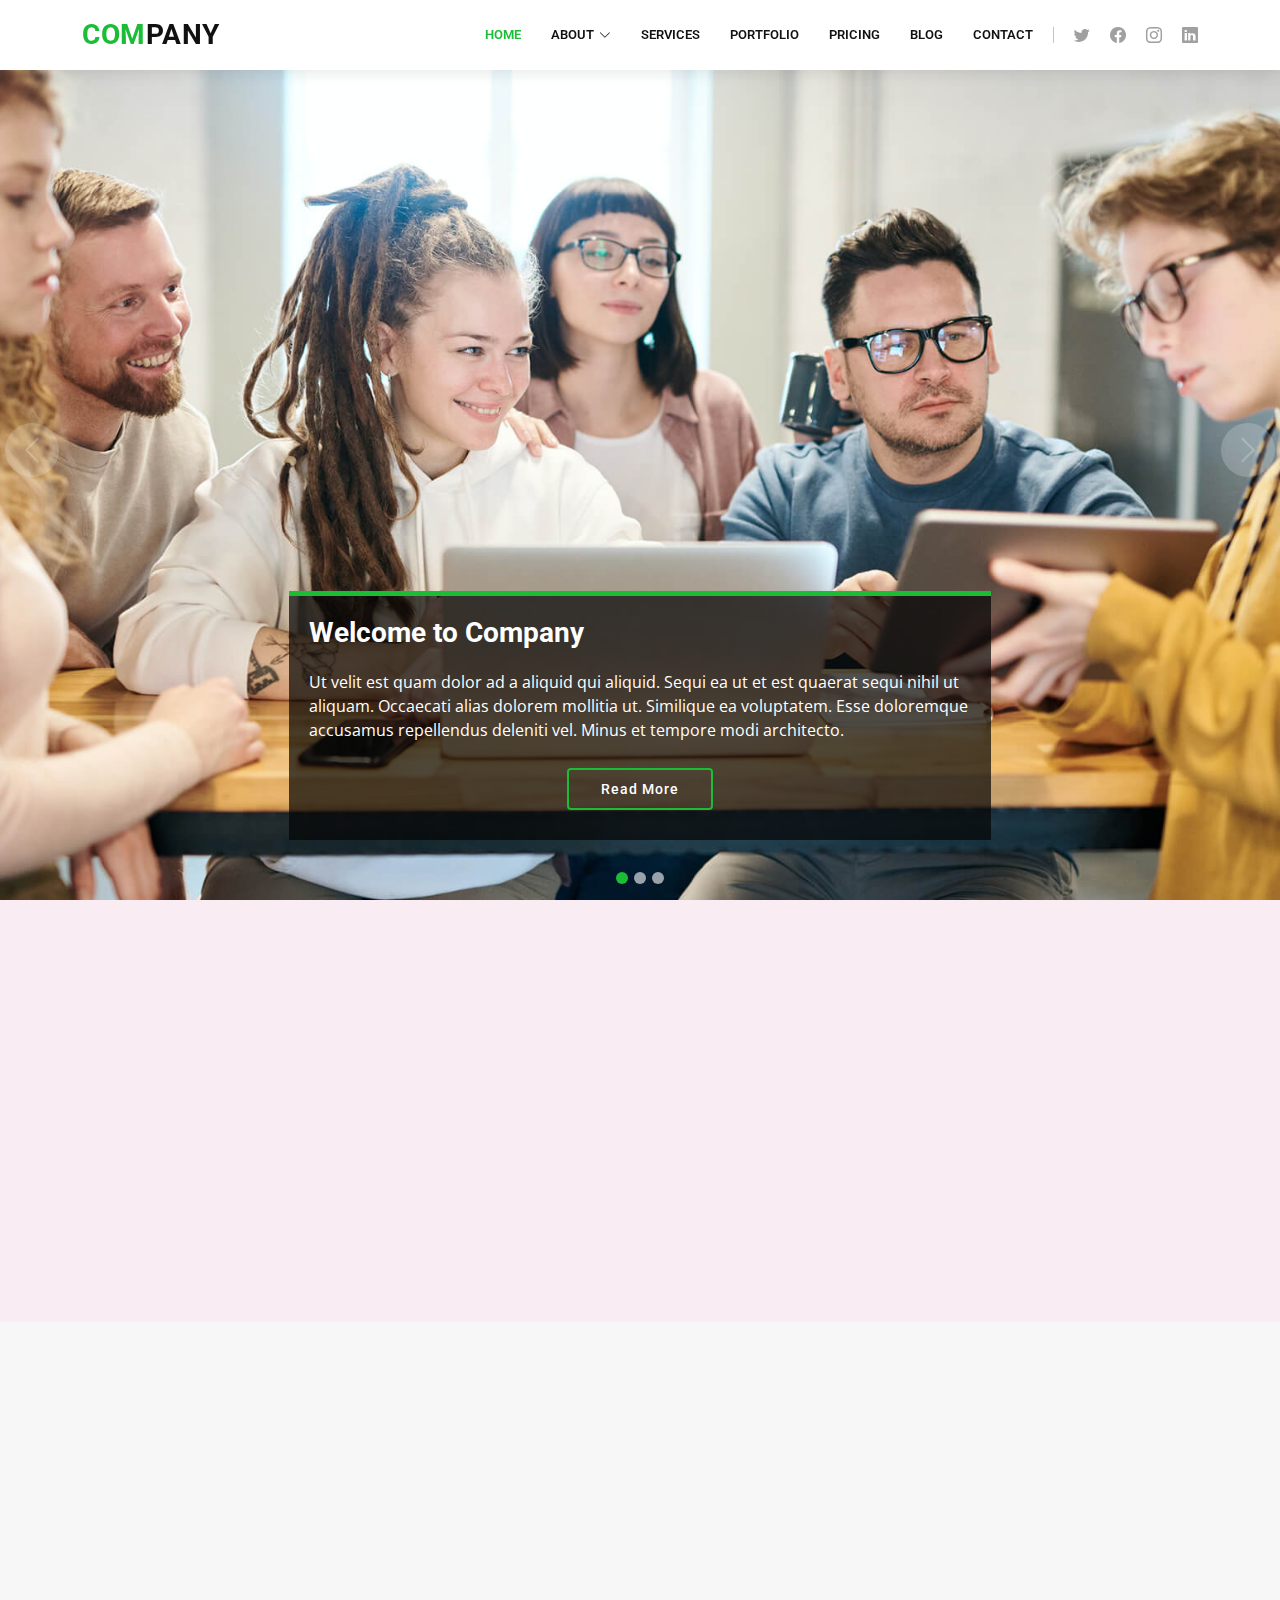
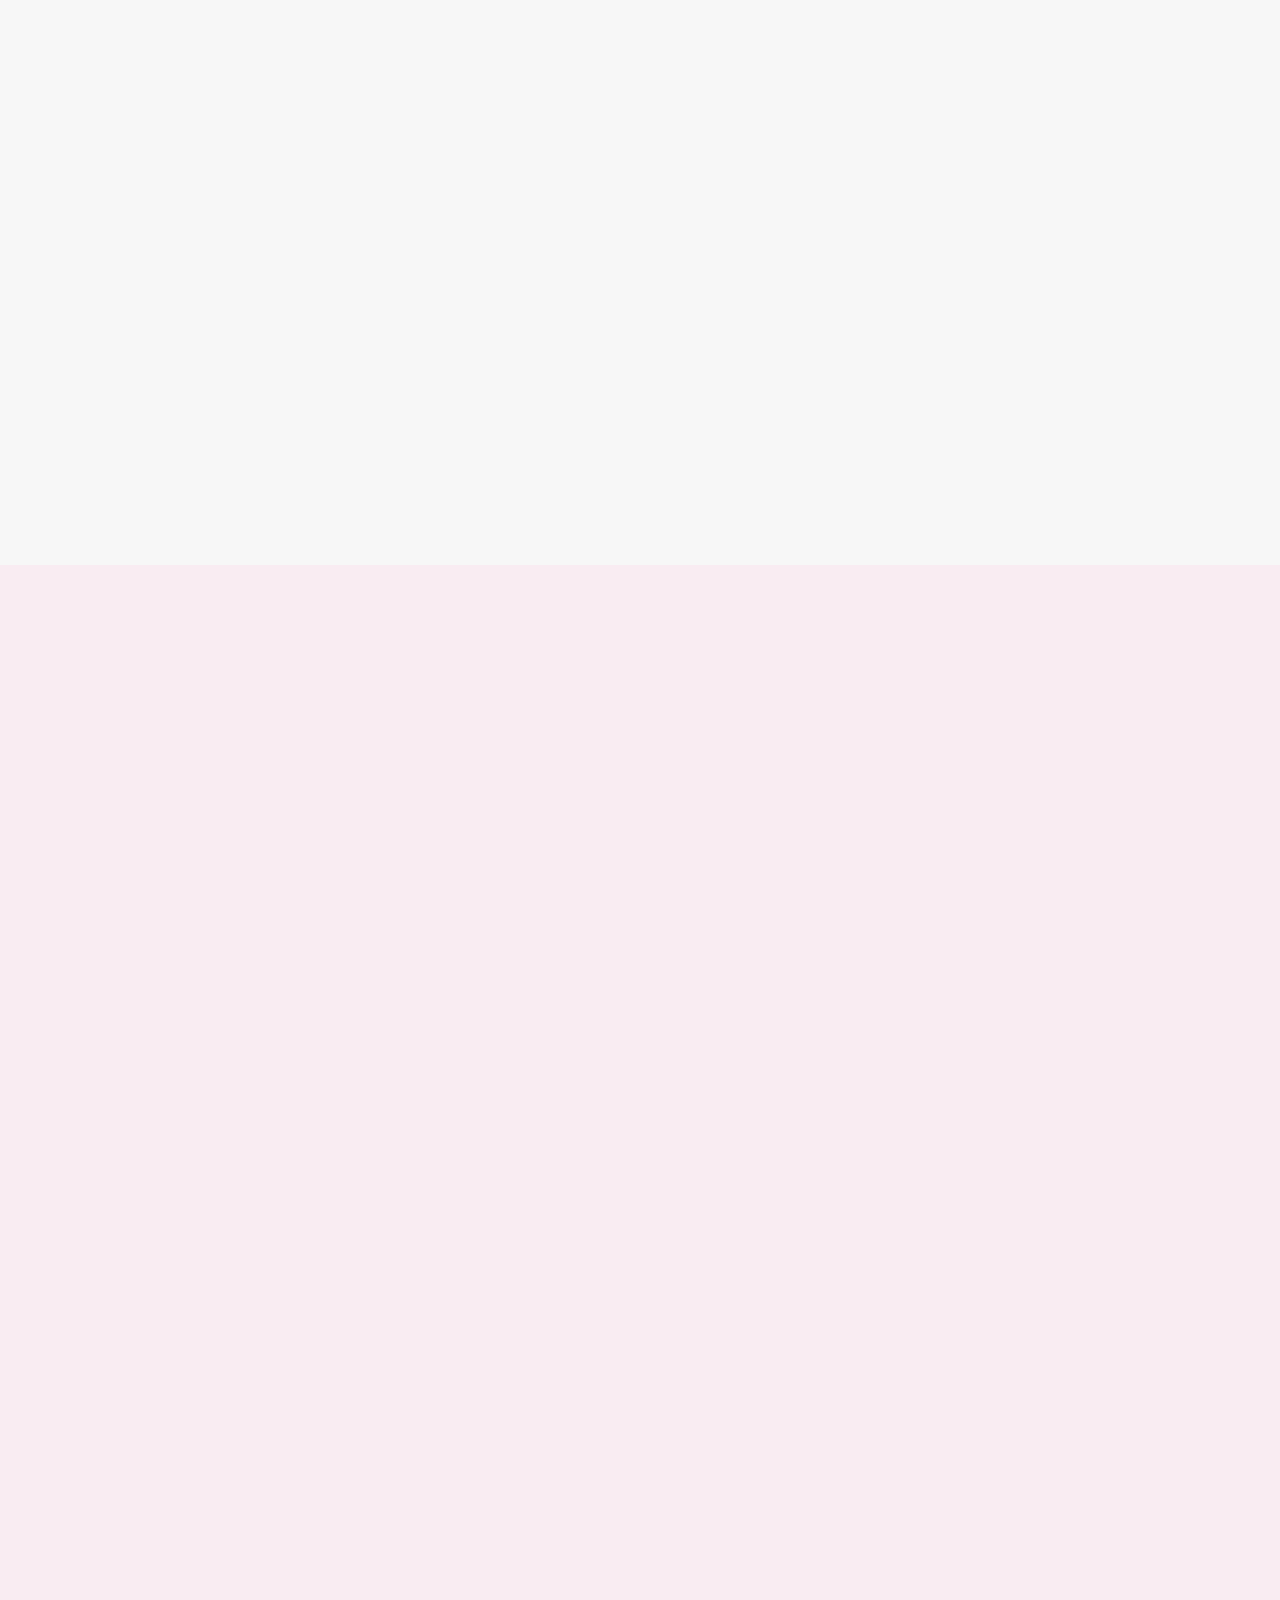
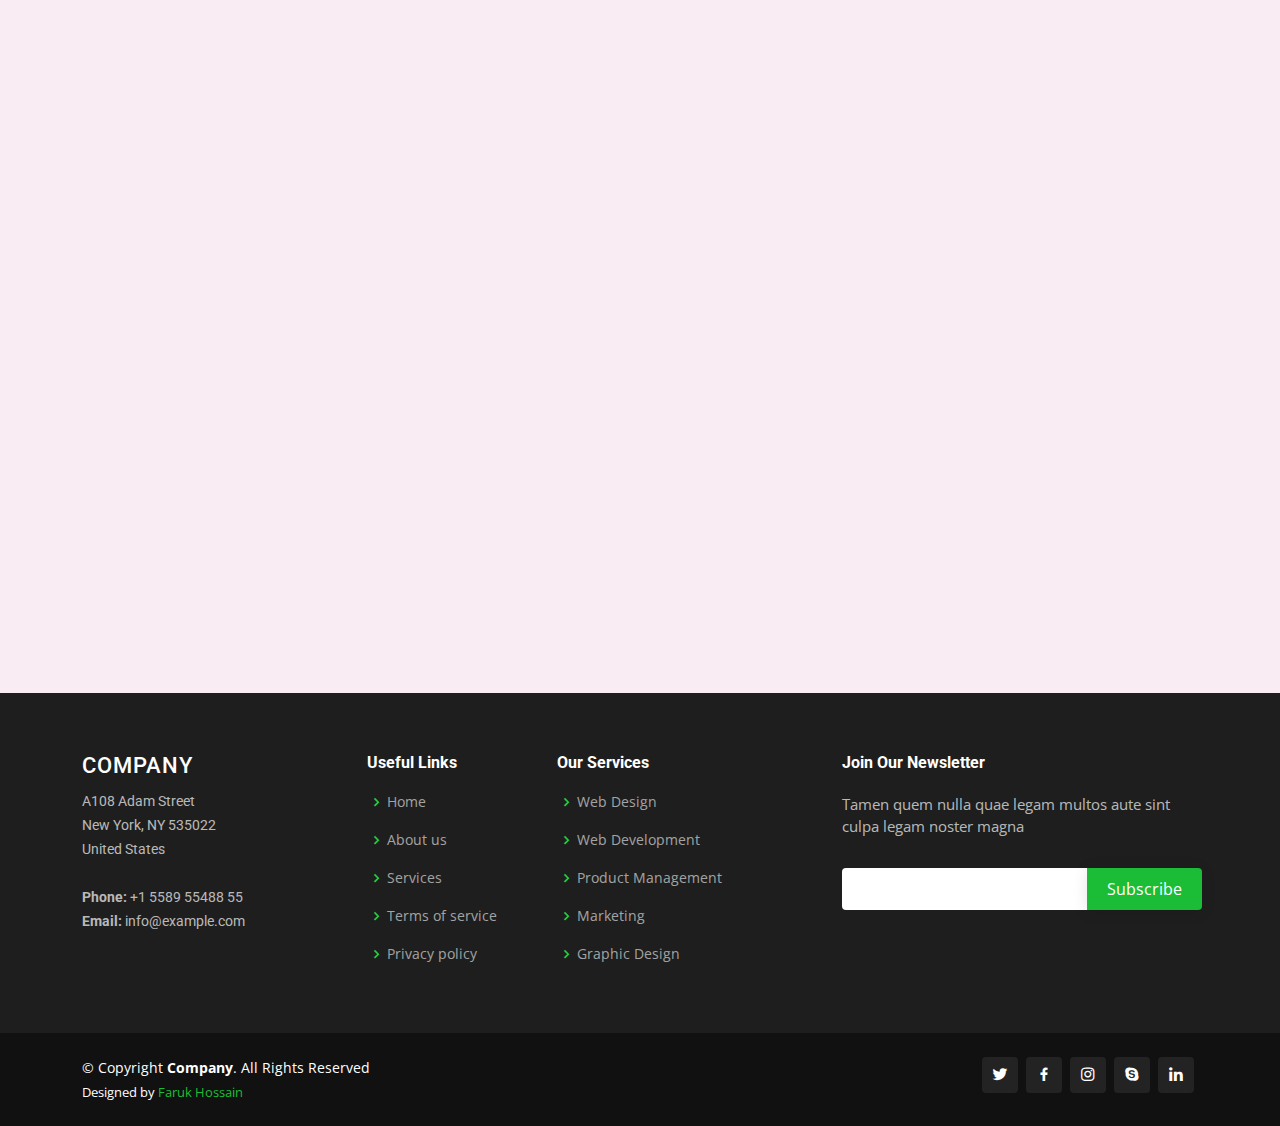
<file: index.html>
<!DOCTYPE html>
<html lang="en">

<head>
  <meta charset="utf-8">
  <meta content="width=device-width, initial-scale=1.0" name="viewport">

  <title>Company</title>
  <meta content="" name="description">
  <meta content="" name="keywords">

  <!-- Favicons -->
  <!-- <link href="assets/img/favicon.png" rel="icon"> -->
  <!-- <link href="assets/img/apple-touch-icon.png" rel="apple-touch-icon"> -->

  <!-- Google Fonts -->
  <link
    href="https://fonts.googleapis.com/css?family=Open+Sans:300,300i,400,400i,600,600i,700,700i|Roboto:300,300i,400,400i,500,500i,600,600i,700,700i|Poppins:300,300i,400,400i,500,500i,600,600i,700,700i"
    rel="stylesheet">

  <!-- Vendor CSS Files -->
  <link href="assets/vendor/animate.css/animate.min.css" rel="stylesheet">
  <link href="assets/vendor/aos/aos.css" rel="stylesheet">
  <link href="assets/vendor/bootstrap/css/bootstrap.min.css" rel="stylesheet">
  <link href="assets/vendor/bootstrap-icons/bootstrap-icons.css" rel="stylesheet">
  <link href="assets/vendor/boxicons/css/boxicons.min.css" rel="stylesheet">
  <link href="assets/vendor/glightbox/css/glightbox.min.css" rel="stylesheet">
  <link href="assets/vendor/remixicon/remixicon.css" rel="stylesheet">
  <link href="assets/vendor/swiper/swiper-bundle.min.css" rel="stylesheet">

  <!-- Template Main CSS File -->
  <link href="assets/css/style.css" rel="stylesheet">
</head>

<body>

  <!-- ======= Header ======= -->
  <header id="header" class="fixed-top">
    <div class="container d-flex align-items-center">

      <h1 class="logo me-auto"><a href="index.html"><span>Com</span>pany</a></h1>
      <!-- Uncomment below if you prefer to use an image logo -->
      <!-- <a href="index.html" class="logo me-auto me-lg-0"><img src="assets/img/logo.png" alt="" class="img-fluid"></a>-->

      <nav id="navbar" class="navbar order-last order-lg-0">
        <ul>
          <li><a href="index.html" class="active">Home</a></li>

          <li class="dropdown"><a href="#"><span>About</span> <i class="bi bi-chevron-down"></i></a>
            <ul>
              <li><a href="about.html">About Us</a></li>
              <li><a href="team.html">Team</a></li>
              <li><a href="testimonials.html">Testimonials</a></li>
              <li class="dropdown"><a href="#"><span>Deep Drop Down</span> <i class="bi bi-chevron-right"></i></a>
                <ul>
                  <li><a href="#">Deep Drop Down 1</a></li>
                  <li><a href="#">Deep Drop Down 2</a></li>
                  <li><a href="#">Deep Drop Down 3</a></li>
                  <li><a href="#">Deep Drop Down 4</a></li>
                  <li><a href="#">Deep Drop Down 5</a></li>
                </ul>
              </li>
            </ul>
          </li>

          <li><a href="services.html">Services</a></li>
          <li><a href="portfolio.html">Portfolio</a></li>
          <li><a href="pricing.html">Pricing</a></li>
          <li><a href="blog.html">Blog</a></li>
          <li><a href="contact.html">Contact</a></li>

        </ul>
        <i class="bi bi-list mobile-nav-toggle"></i>
      </nav><!-- .navbar -->

      <div class="header-social-links d-flex">
        <a target="_blank" href="https://twitter.com/faruqdigital" class="twitter"><i class="bu bi-twitter"></i></a>
        <a target="_blank" href="https://www.facebook.com/faruqdigital" class="facebook"><i class="bu bi-facebook"></i></a>
        <a target="_blank" href="https://www.instagram.com/faruqdigital/" class="instagram"><i class="bu bi-instagram"></i></a>
        <a target="_blank" href="https://www.linkedin.com/in/faruqdigital/" class="linkedin"><i class="bu bi-linkedin"></i></i></a>
      </div>

    </div>
  </header><!-- End Header -->

  <!-- ======= Hero Section ======= -->
  <section id="hero">
    <div id="heroCarousel" data-bs-interval="5000" class="carousel slide carousel-fade" data-bs-ride="carousel">

      <div class="carousel-inner" role="listbox">

        <!-- Slide 1 -->
        <div class="carousel-item active" style="background-image: url(assets/img/slide/slide-1.jpg);">
          <div class="carousel-container">
            <div class="carousel-content animate__animated animate__fadeInUp">
              <h2>Welcome to <span>Company</span></h2>
              <p>Ut velit est quam dolor ad a aliquid qui aliquid. Sequi ea ut et est quaerat sequi nihil ut aliquam.
                Occaecati alias dolorem mollitia ut. Similique ea voluptatem. Esse doloremque accusamus repellendus
                deleniti vel. Minus et tempore modi architecto.</p>
              <div class="text-center"><a href="" class="btn-get-started">Read More</a></div>
            </div>
          </div>
        </div>

        <!-- Slide 2 -->
        <div class="carousel-item" style="background-image: url(assets/img/slide/slide-2.jpg);">
          <div class="carousel-container">
            <div class="carousel-content animate__animated animate__fadeInUp">
              <h2>Lorem Ipsum Dolor</h2>
              <p>Ut velit est quam dolor ad a aliquid qui aliquid. Sequi ea ut et est quaerat sequi nihil ut aliquam.
                Occaecati alias dolorem mollitia ut. Similique ea voluptatem. Esse doloremque accusamus repellendus
                deleniti vel. Minus et tempore modi architecto.</p>
              <div class="text-center"><a href="" class="btn-get-started">Read More</a></div>
            </div>
          </div>
        </div>

        <!-- Slide 3 -->
        <div class="carousel-item" style="background-image: url(assets/img/slide/slide-3.jpg);">
          <div class="carousel-container">
            <div class="carousel-content animate__animated animate__fadeInUp">
              <h2>Sequi ea ut et est quaerat</h2>
              <p>Ut velit est quam dolor ad a aliquid qui aliquid. Sequi ea ut et est quaerat sequi nihil ut aliquam.
                Occaecati alias dolorem mollitia ut. Similique ea voluptatem. Esse doloremque accusamus repellendus
                deleniti vel. Minus et tempore modi architecto.</p>
              <div class="text-center"><a href="" class="btn-get-started">Read More</a></div>
            </div>
          </div>
        </div>

      </div>

      <a class="carousel-control-prev" href="#heroCarousel" role="button" data-bs-slide="prev">
        <span class="carousel-control-prev-icon bi bi-chevron-left" aria-hidden="true"></span>
      </a>

      <a class="carousel-control-next" href="#heroCarousel" role="button" data-bs-slide="next">
        <span class="carousel-control-next-icon bi bi-chevron-right" aria-hidden="true"></span>
      </a>

      <ol class="carousel-indicators" id="hero-carousel-indicators"></ol>

    </div>
  </section><!-- End Hero -->

  <main id="main">

    <!-- ======= About Us Section ======= -->
    <section id="about-us" class="about-us">
      <div class="container" data-aos="fade-up">

        <div class="row content">
          <div class="col-lg-6" data-aos="fade-right">
            <h2>Eum ipsam laborum deleniti velitena</h2>
            <h3>Voluptatem dignissimos provident quasi corporis voluptates sit assum perenda sruen jonee trave</h3>
          </div>
          <div class="col-lg-6 pt-4 pt-lg-0" data-aos="fade-left">
            <p>
              Ullamco laboris nisi ut aliquip ex ea commodo consequat. Duis aute irure dolor in reprehenderit in
              voluptate
              velit esse cillum dolore eu fugiat nulla pariatur. Excepteur sint occaecat cupidatat non proident, sunt in
              culpa qui officia deserunt mollit anim id est laborum
            </p>
            <ul>
              <li><i class="ri-check-double-line"></i> Ullamco laboris nisi ut aliquip ex ea commodo consequa</li>
              <li><i class="ri-check-double-line"></i> Duis aute irure dolor in reprehenderit in voluptate velit</li>
              <li><i class="ri-check-double-line"></i> Ullamco laboris nisi ut aliquip ex ea commodo consequat. Duis
                aute irure dolor in reprehenderit in</li>
            </ul>
            <p class="fst-italic">
              Lorem ipsum dolor sit amet, consectetur adipiscing elit, sed do eiusmod tempor incididunt ut labore et
              dolore
              magna aliqua.
            </p>
          </div>
        </div>

      </div>
    </section><!-- End About Us Section -->

    <!-- ======= Services Section ======= -->
    <section id="services" class="services section-bg">
      <div class="container" data-aos="fade-up">

        <div class="row">
          <div class="col-lg-4 col-md-6 d-flex align-items-stretch" data-aos="zoom-in" data-aos-delay="100">
            <div class="icon-box iconbox-blue">
              <div class="icon">
                <svg width="100" height="100" viewBox="0 0 600 600" xmlns="http://www.w3.org/2000/svg">
                  <path stroke="none" stroke-width="0" fill="#f5f5f5"
                    d="M300,521.0016835830174C376.1290562159157,517.8887921683347,466.0731472004068,529.7835943286574,510.70327084640275,468.03025145048787C554.3714126377745,407.6079735673963,508.03601936045806,328.9844924480964,491.2728898941984,256.3432110539036C474.5976632858925,184.082847569629,479.9380746630129,96.60480741107993,416.23090153303,58.64404602377083C348.86323505073057,18.502131276798302,261.93793281208167,40.57373210992963,193.5410806939664,78.93577620505333C130.42746243093433,114.334589627462,98.30271207620316,179.96522072025542,76.75703585869454,249.04625023123273C51.97151888228291,328.5150500222984,13.704378332031375,421.85034740162234,66.52175969318436,486.19268352777647C119.04800174914682,550.1803526380478,217.28368757567262,524.383925680826,300,521.0016835830174">
                  </path>
                </svg>
                <i class="bx bxl-dribbble"></i>
              </div>
              <h4><a href="">Lorem Ipsum</a></h4>
              <p>Voluptatum deleniti atque corrupti quos dolores et quas molestias excepturi</p>
            </div>
          </div>

          <div class="col-lg-4 col-md-6 d-flex align-items-stretch mt-4 mt-md-0" data-aos="zoom-in"
            data-aos-delay="200">
            <div class="icon-box iconbox-orange ">
              <div class="icon">
                <svg width="100" height="100" viewBox="0 0 600 600" xmlns="http://www.w3.org/2000/svg">
                  <path stroke="none" stroke-width="0" fill="#f5f5f5"
                    d="M300,582.0697525312426C382.5290701553225,586.8405444964366,449.9789794690241,525.3245884688669,502.5850820975895,461.55621195738473C556.606425686781,396.0723002908107,615.8543463187945,314.28637112970534,586.6730223649479,234.56875336149918C558.9533121215079,158.8439757836574,454.9685369536778,164.00468322053177,381.49747125262974,130.76875717737553C312.15926192815925,99.40240125094834,248.97055460311594,18.661163978235184,179.8680185752513,50.54337015887873C110.5421016452524,82.52863877960104,119.82277516462835,180.83849132639028,109.12597500060166,256.43424936330496C100.08760227029461,320.3096726198365,92.17705696193138,384.0621239912766,124.79988738764834,439.7174275375508C164.83382741302287,508.01625554203684,220.96474134820875,577.5009287672846,300,582.0697525312426">
                  </path>
                </svg>
                <i class="bx bx-file"></i>
              </div>
              <h4><a href="">Sed Perspiciatis</a></h4>
              <p>Duis aute irure dolor in reprehenderit in voluptate velit esse cillum dolore</p>
            </div>
          </div>

          <div class="col-lg-4 col-md-6 d-flex align-items-stretch mt-4 mt-lg-0" data-aos="zoom-in"
            data-aos-delay="300">
            <div class="icon-box iconbox-pink">
              <div class="icon">
                <svg width="100" height="100" viewBox="0 0 600 600" xmlns="http://www.w3.org/2000/svg">
                  <path stroke="none" stroke-width="0" fill="#f5f5f5"
                    d="M300,541.5067337569781C382.14930387511276,545.0595476570109,479.8736841581634,548.3450877840088,526.4010558755058,480.5488172755941C571.5218469581645,414.80211281144784,517.5187510058486,332.0715597781072,496.52539010469104,255.14436215662573C477.37192572678356,184.95920475031193,473.57363656557914,105.61284051026155,413.0603344069578,65.22779650032875C343.27470386102294,18.654635553484475,251.2091493199835,5.337323636656869,175.0934190732945,40.62881213300186C97.87086631185822,76.43348514350839,51.98124368387456,156.15599469081315,36.44837278890362,239.84606092416172C21.716077023791087,319.22268207091537,43.775223500013084,401.1760424656574,96.891909868211,461.97329694683043C147.22146801428983,519.5804099606455,223.5754009179313,538.201503339737,300,541.5067337569781">
                  </path>
                </svg>
                <i class="bx bx-tachometer"></i>
              </div>
              <h4><a href="">Magni Dolores</a></h4>
              <p>Excepteur sint occaecat cupidatat non proident, sunt in culpa qui officia</p>
            </div>
          </div>

          <div class="col-lg-4 col-md-6 d-flex align-items-stretch mt-4" data-aos="zoom-in" data-aos-delay="100">
            <div class="icon-box iconbox-yellow">
              <div class="icon">
                <svg width="100" height="100" viewBox="0 0 600 600" xmlns="http://www.w3.org/2000/svg">
                  <path stroke="none" stroke-width="0" fill="#f5f5f5"
                    d="M300,503.46388370962813C374.79870501325706,506.71871716319447,464.8034551963731,527.1746412648533,510.4981551193396,467.86667711651364C555.9287308511215,408.9015244558933,512.6030010748507,327.5744911775523,490.211057578863,256.5855673507754C471.097692560561,195.9906835881958,447.69079081568157,138.11976852964426,395.19560036434837,102.3242989838813C329.3053358748298,57.3949838291264,248.02791733380457,8.279543830951368,175.87071277845988,42.242879143198664C103.41431057327972,76.34704239035025,93.79494320519305,170.9812938413882,81.28167332365135,250.07896920659033C70.17666984294237,320.27484674793965,64.84698225790005,396.69656628748305,111.28512138212992,450.4950937839243C156.20124167950087,502.5303643271138,231.32542653798444,500.4755392045468,300,503.46388370962813">
                  </path>
                </svg>
                <i class="bx bx-layer"></i>
              </div>
              <h4><a href="">Nemo Enim</a></h4>
              <p>At vero eos et accusamus et iusto odio dignissimos ducimus qui blanditiis</p>
            </div>
          </div>

          <div class="col-lg-4 col-md-6 d-flex align-items-stretch mt-4" data-aos="zoom-in" data-aos-delay="200">
            <div class="icon-box iconbox-red">
              <div class="icon">
                <svg width="100" height="100" viewBox="0 0 600 600" xmlns="http://www.w3.org/2000/svg">
                  <path stroke="none" stroke-width="0" fill="#f5f5f5"
                    d="M300,532.3542879108572C369.38199826031484,532.3153073249985,429.10787420159085,491.63046689027357,474.5244479745417,439.17860296908856C522.8885846962883,383.3225815378663,569.1668002868075,314.3205725914397,550.7432151929288,242.7694973846089C532.6665558377875,172.5657663291529,456.2379748765914,142.6223662098291,390.3689995646985,112.34683881706744C326.66090330228417,83.06452184765237,258.84405631176094,53.51806209861945,193.32584062364296,78.48882559362697C121.61183558270385,105.82097193414197,62.805066853699245,167.19869350419734,48.57481801355237,242.6138429142374C34.843463184063346,315.3850353017275,76.69343916112496,383.4422959591041,125.22947124332185,439.3748458443577C170.7312796277747,491.8107796887764,230.57421082200815,532.3932930995766,300,532.3542879108572">
                  </path>
                </svg>
                <i class="bx bx-slideshow"></i>
              </div>
              <h4><a href="">Dele Cardo</a></h4>
              <p>Quis consequatur saepe eligendi voluptatem consequatur dolor consequuntur</p>
            </div>
          </div>

          <div class="col-lg-4 col-md-6 d-flex align-items-stretch mt-4" data-aos="zoom-in" data-aos-delay="300">
            <div class="icon-box iconbox-teal">
              <div class="icon">
                <svg width="100" height="100" viewBox="0 0 600 600" xmlns="http://www.w3.org/2000/svg">
                  <path stroke="none" stroke-width="0" fill="#f5f5f5"
                    d="M300,566.797414625762C385.7384707136149,576.1784315230908,478.7894351017131,552.8928747891023,531.9192734346935,484.94944893311C584.6109503024035,417.5663521118492,582.489472248146,322.67544863468447,553.9536738515405,242.03673114598146C529.1557734026468,171.96086150256528,465.24506316201064,127.66468636344209,395.9583748389544,100.7403814666027C334.2173773831606,76.7482773500951,269.4350130405921,84.62216499799875,207.1952322260088,107.2889140133804C132.92018162631612,134.33871894543012,41.79353780512637,160.00259165414826,22.644507872594943,236.69541883565114C3.319112789854554,314.0945973066697,72.72355303640163,379.243833228382,124.04198916343866,440.3218312028393C172.9286146004772,498.5055451809895,224.45579914871206,558.5317968840102,300,566.797414625762">
                  </path>
                </svg>
                <i class="bx bx-arch"></i>
              </div>
              <h4><a href="">Divera Don</a></h4>
              <p>Modi nostrum vel laborum. Porro fugit error sit minus sapiente sit aspernatur</p>
            </div>
          </div>

        </div>

      </div>
    </section><!-- End Services Section -->

    <!-- ======= Portfolio Section ======= -->
    <section id="portfolio" class="portfolio">
      <div class="container">

        <div class="row" data-aos="fade-up">
          <div class="col-lg-12 d-flex justify-content-center">
            <ul id="portfolio-flters">
              <li data-filter="*" class="filter-active">All</li>
              <li data-filter=".filter-app">App</li>
              <li data-filter=".filter-card">Card</li>
              <li data-filter=".filter-web">Web</li>
            </ul>
          </div>
        </div>

        <div class="row portfolio-container" data-aos="fade-up">

          <div class="col-lg-4 col-md-6 portfolio-item filter-app">
            <img src="assets/img/portfolio/portfolio-1.jpg" class="img-fluid" alt="">
            <div class="portfolio-info">
              <h4>App 1</h4>
              <p>App</p>
              <a href="assets/img/portfolio/portfolio-1.jpg" data-gallery="portfolioGallery"
                class="portfolio-lightbox preview-link" title="App 1"><i class="bx bx-plus"></i></a>
              <a href="portfolio-details.html" class="details-link" title="More Details"><i class="bx bx-link"></i></a>
            </div>
          </div>

          <div class="col-lg-4 col-md-6 portfolio-item filter-web">
            <img src="assets/img/portfolio/portfolio-2.jpg" class="img-fluid" alt="">
            <div class="portfolio-info">
              <h4>Web 3</h4>
              <p>Web</p>
              <a href="assets/img/portfolio/portfolio-2.jpg" data-gallery="portfolioGallery"
                class="portfolio-lightbox preview-link" title="Web 3"><i class="bx bx-plus"></i></a>
              <a href="portfolio-details.html" class="details-link" title="More Details"><i class="bx bx-link"></i></a>
            </div>
          </div>

          <div class="col-lg-4 col-md-6 portfolio-item filter-app">
            <img src="assets/img/portfolio/portfolio-3.jpg" class="img-fluid" alt="">
            <div class="portfolio-info">
              <h4>App 2</h4>
              <p>App</p>
              <a href="assets/img/portfolio/portfolio-3.jpg" data-gallery="portfolioGallery"
                class="portfolio-lightbox preview-link" title="App 2"><i class="bx bx-plus"></i></a>
              <a href="portfolio-details.html" class="details-link" title="More Details"><i class="bx bx-link"></i></a>
            </div>
          </div>

          <div class="col-lg-4 col-md-6 portfolio-item filter-card">
            <img src="assets/img/portfolio/portfolio-4.jpg" class="img-fluid" alt="">
            <div class="portfolio-info">
              <h4>Card 2</h4>
              <p>Card</p>
              <a href="assets/img/portfolio/portfolio-4.jpg" data-gallery="portfolioGallery"
                class="portfolio-lightbox preview-link" title="Card 2"><i class="bx bx-plus"></i></a>
              <a href="portfolio-details.html" class="details-link" title="More Details"><i class="bx bx-link"></i></a>
            </div>
          </div>

          <div class="col-lg-4 col-md-6 portfolio-item filter-web">
            <img src="assets/img/portfolio/portfolio-5.jpg" class="img-fluid" alt="">
            <div class="portfolio-info">
              <h4>Web 2</h4>
              <p>Web</p>
              <a href="assets/img/portfolio/portfolio-5.jpg" data-gallery="portfolioGallery"
                class="portfolio-lightbox preview-link" title="Web 2"><i class="bx bx-plus"></i></a>
              <a href="portfolio-details.html" class="details-link" title="More Details"><i class="bx bx-link"></i></a>
            </div>
          </div>

          <div class="col-lg-4 col-md-6 portfolio-item filter-app">
            <img src="assets/img/portfolio/portfolio-6.jpg" class="img-fluid" alt="">
            <div class="portfolio-info">
              <h4>App 3</h4>
              <p>App</p>
              <a href="assets/img/portfolio/portfolio-6.jpg" data-gallery="portfolioGallery"
                class="portfolio-lightbox preview-link" title="App 3"><i class="bx bx-plus"></i></a>
              <a href="portfolio-details.html" class="details-link" title="More Details"><i class="bx bx-link"></i></a>
            </div>
          </div>

          <div class="col-lg-4 col-md-6 portfolio-item filter-card">
            <img src="assets/img/portfolio/portfolio-7.jpg" class="img-fluid" alt="">
            <div class="portfolio-info">
              <h4>Card 1</h4>
              <p>Card</p>
              <a href="assets/img/portfolio/portfolio-7.jpg" data-gallery="portfolioGallery"
                class="portfolio-lightbox preview-link" title="Card 1"><i class="bx bx-plus"></i></a>
              <a href="portfolio-details.html" class="details-link" title="More Details"><i class="bx bx-link"></i></a>
            </div>
          </div>

          <div class="col-lg-4 col-md-6 portfolio-item filter-card">
            <img src="assets/img/portfolio/portfolio-8.jpg" class="img-fluid" alt="">
            <div class="portfolio-info">
              <h4>Card 3</h4>
              <p>Card</p>
              <a href="assets/img/portfolio/portfolio-8.jpg" data-gallery="portfolioGallery"
                class="portfolio-lightbox preview-link" title="Card 3"><i class="bx bx-plus"></i></a>
              <a href="portfolio-details.html" class="details-link" title="More Details"><i class="bx bx-link"></i></a>
            </div>
          </div>

          <div class="col-lg-4 col-md-6 portfolio-item filter-web">
            <img src="assets/img/portfolio/portfolio-9.jpg" class="img-fluid" alt="">
            <div class="portfolio-info">
              <h4>Web 3</h4>
              <p>Web</p>
              <a href="assets/img/portfolio/portfolio-9.jpg" data-gallery="portfolioGallery"
                class="portfolio-lightbox preview-link" title="Web 3"><i class="bx bx-plus"></i></a>
              <a href="portfolio-details.html" class="details-link" title="More Details"><i class="bx bx-link"></i></a>
            </div>
          </div>

        </div>

      </div>
    </section><!-- End Portfolio Section -->

    <!-- ======= Our Clients Section ======= -->
    <section id="clients" class="clients">
      <div class="container" data-aos="fade-up">

        <div class="section-title">
          <h2>Clients</h2>
        </div>

        <div class="row no-gutters clients-wrap clearfix" data-aos="fade-up">

          <div class="col-lg-3 col-md-4 col-6">
            <div class="client-logo">
              <img src="assets/img/clients/client-1.png" class="img-fluid" alt="">
            </div>
          </div>

          <div class="col-lg-3 col-md-4 col-6">
            <div class="client-logo">
              <img src="assets/img/clients/client-2.png" class="img-fluid" alt="">
            </div>
          </div>

          <div class="col-lg-3 col-md-4 col-6">
            <div class="client-logo">
              <img src="assets/img/clients/client-3.png" class="img-fluid" alt="">
            </div>
          </div>

          <div class="col-lg-3 col-md-4 col-6">
            <div class="client-logo">
              <img src="assets/img/clients/client-4.png" class="img-fluid" alt="">
            </div>
          </div>

          <div class="col-lg-3 col-md-4 col-6">
            <div class="client-logo">
              <img src="assets/img/clients/client-5.png" class="img-fluid" alt="">
            </div>
          </div>

          <div class="col-lg-3 col-md-4 col-6">
            <div class="client-logo">
              <img src="assets/img/clients/client-6.png" class="img-fluid" alt="">
            </div>
          </div>

          <div class="col-lg-3 col-md-4 col-6">
            <div class="client-logo">
              <img src="assets/img/clients/client-7.png" class="img-fluid" alt="">
            </div>
          </div>

          <div class="col-lg-3 col-md-4 col-6">
            <div class="client-logo">
              <img src="assets/img/clients/client-8.png" class="img-fluid" alt="">
            </div>
          </div>

        </div>

      </div>
    </section><!-- End Our Clients Section -->

  </main><!-- End #main -->

  <!-- ======= Footer ======= -->
  <footer id="footer">

    <div class="footer-top">
      <div class="container">
        <div class="row">

          <div class="col-lg-3 col-md-6 footer-contact">
            <h3>Company</h3>
            <p>
              A108 Adam Street <br>
              New York, NY 535022<br>
              United States <br><br>
              <strong>Phone:</strong> +1 5589 55488 55<br>
              <strong>Email:</strong> info@example.com<br>
            </p>
          </div>

          <div class="col-lg-2 col-md-6 footer-links">
            <h4>Useful Links</h4>
            <ul>
              <li><i class="bx bx-chevron-right"></i> <a href="#">Home</a></li>
              <li><i class="bx bx-chevron-right"></i> <a href="#">About us</a></li>
              <li><i class="bx bx-chevron-right"></i> <a href="#">Services</a></li>
              <li><i class="bx bx-chevron-right"></i> <a href="#">Terms of service</a></li>
              <li><i class="bx bx-chevron-right"></i> <a href="#">Privacy policy</a></li>
            </ul>
          </div>

          <div class="col-lg-3 col-md-6 footer-links">
            <h4>Our Services</h4>
            <ul>
              <li><i class="bx bx-chevron-right"></i> <a href="#">Web Design</a></li>
              <li><i class="bx bx-chevron-right"></i> <a href="#">Web Development</a></li>
              <li><i class="bx bx-chevron-right"></i> <a href="#">Product Management</a></li>
              <li><i class="bx bx-chevron-right"></i> <a href="#">Marketing</a></li>
              <li><i class="bx bx-chevron-right"></i> <a href="#">Graphic Design</a></li>
            </ul>
          </div>

          <div class="col-lg-4 col-md-6 footer-newsletter">
            <h4>Join Our Newsletter</h4>
            <p>Tamen quem nulla quae legam multos aute sint culpa legam noster magna</p>
            <form action="" method="post">
              <input type="email" name="email"><input type="submit" value="Subscribe">
            </form>
          </div>

        </div>
      </div>
    </div>

    <div class="container d-md-flex py-4">

      <div class="me-md-auto text-center text-md-start">
        <div class="copyright">
          &copy; Copyright <strong><span>Company</span></strong>. All Rights Reserved
        </div>
        <div class="credits">
          Designed by <a href="https://github.com/Faruqdigital">Faruk Hossain</a>
        </div>
      </div>
      <div class="social-links text-center text-md-right pt-3 pt-md-0">
        <a href="#" class="twitter"><i class="bx bxl-twitter"></i></a>
        <a href="#" class="facebook"><i class="bx bxl-facebook"></i></a>
        <a href="#" class="instagram"><i class="bx bxl-instagram"></i></a>
        <a href="#" class="google-plus"><i class="bx bxl-skype"></i></a>
        <a href="#" class="linkedin"><i class="bx bxl-linkedin"></i></a>
      </div>
    </div>
  </footer><!-- End Footer -->

  <a href="#" class="back-to-top d-flex align-items-center justify-content-center"><i
      class="bi bi-arrow-up-short"></i></a>

  <!-- Vendor JS Files -->
  <script src="assets/vendor/aos/aos.js"></script>
  <script src="assets/vendor/bootstrap/js/bootstrap.bundle.min.js"></script>
  <script src="assets/vendor/glightbox/js/glightbox.min.js"></script>
  <script src="assets/vendor/isotope-layout/isotope.pkgd.min.js"></script>
  <script src="assets/vendor/swiper/swiper-bundle.min.js"></script>
  <script src="assets/vendor/waypoints/noframework.waypoints.js"></script>
  <script src="assets/vendor/php-email-form/validate.js"></script>

  <!-- Template Main JS File -->
  <script src="assets/js/main.js"></script>

</body>

</html>
</file>
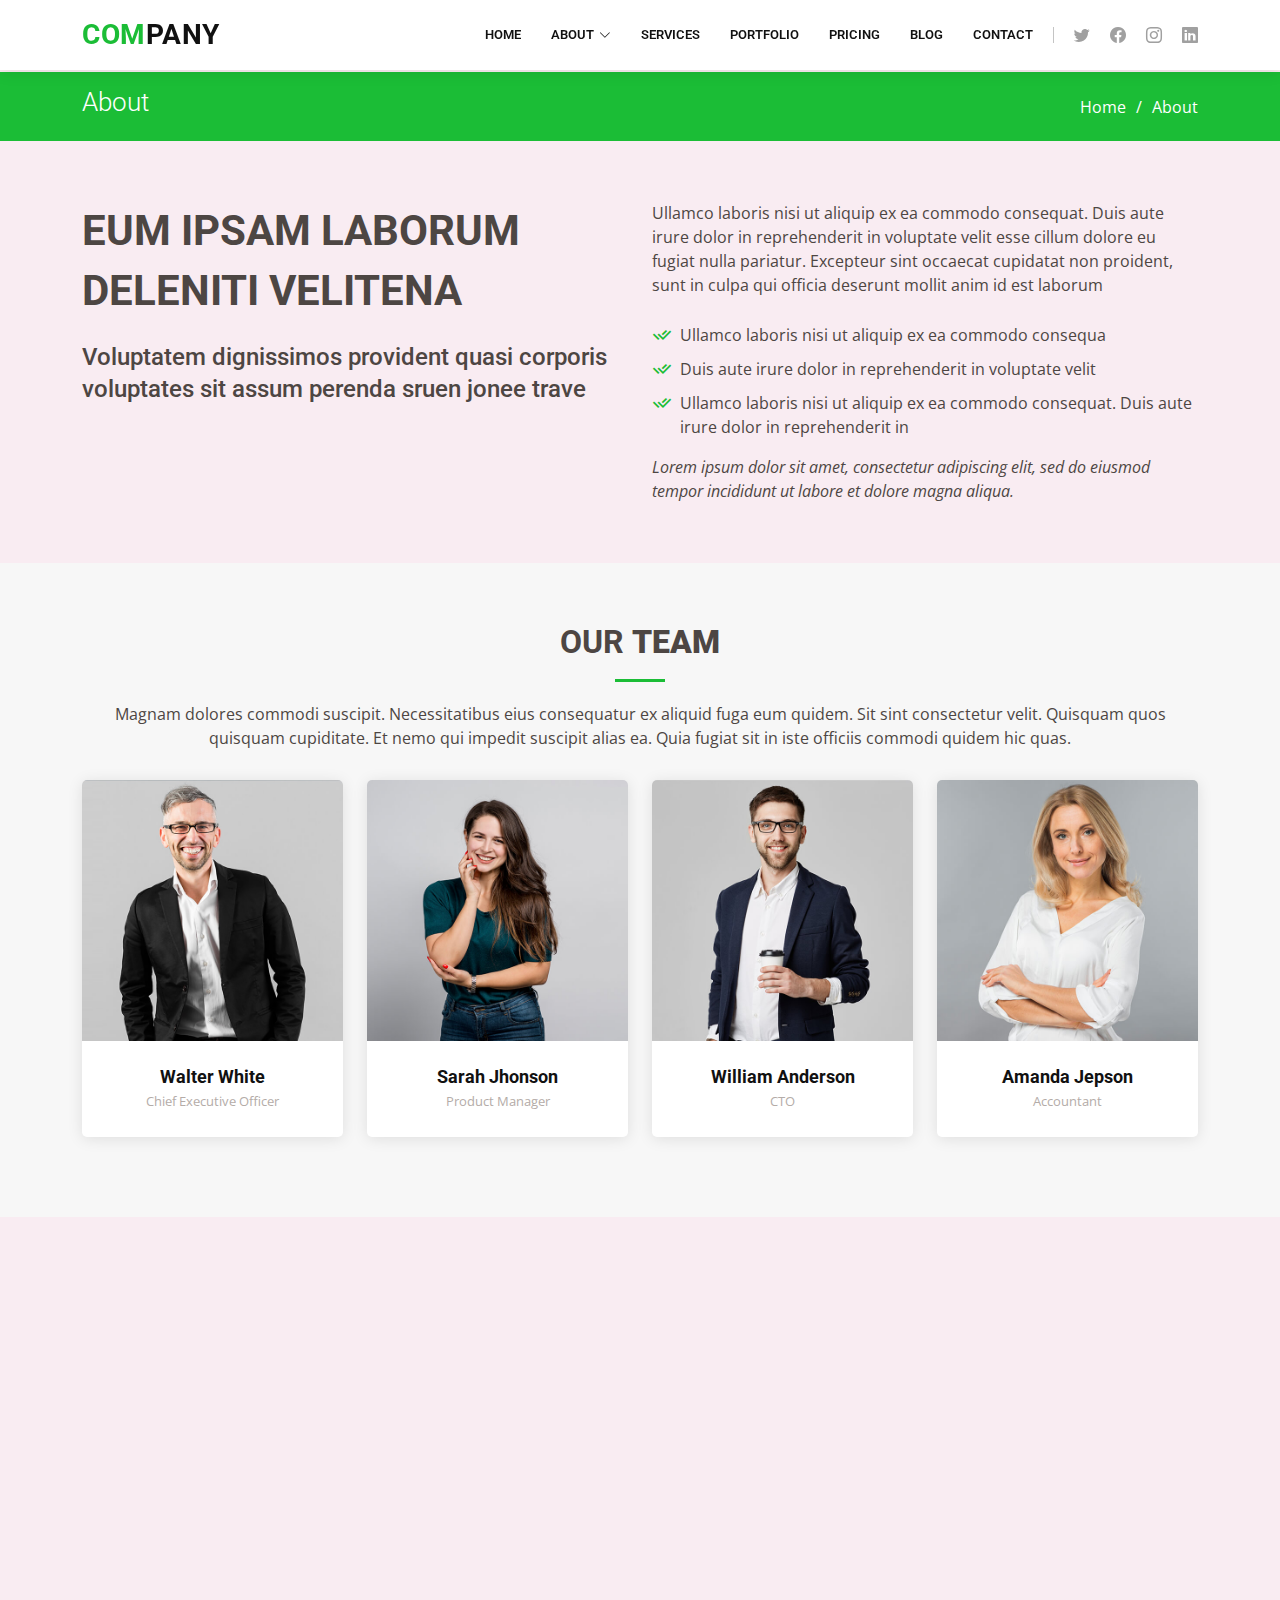
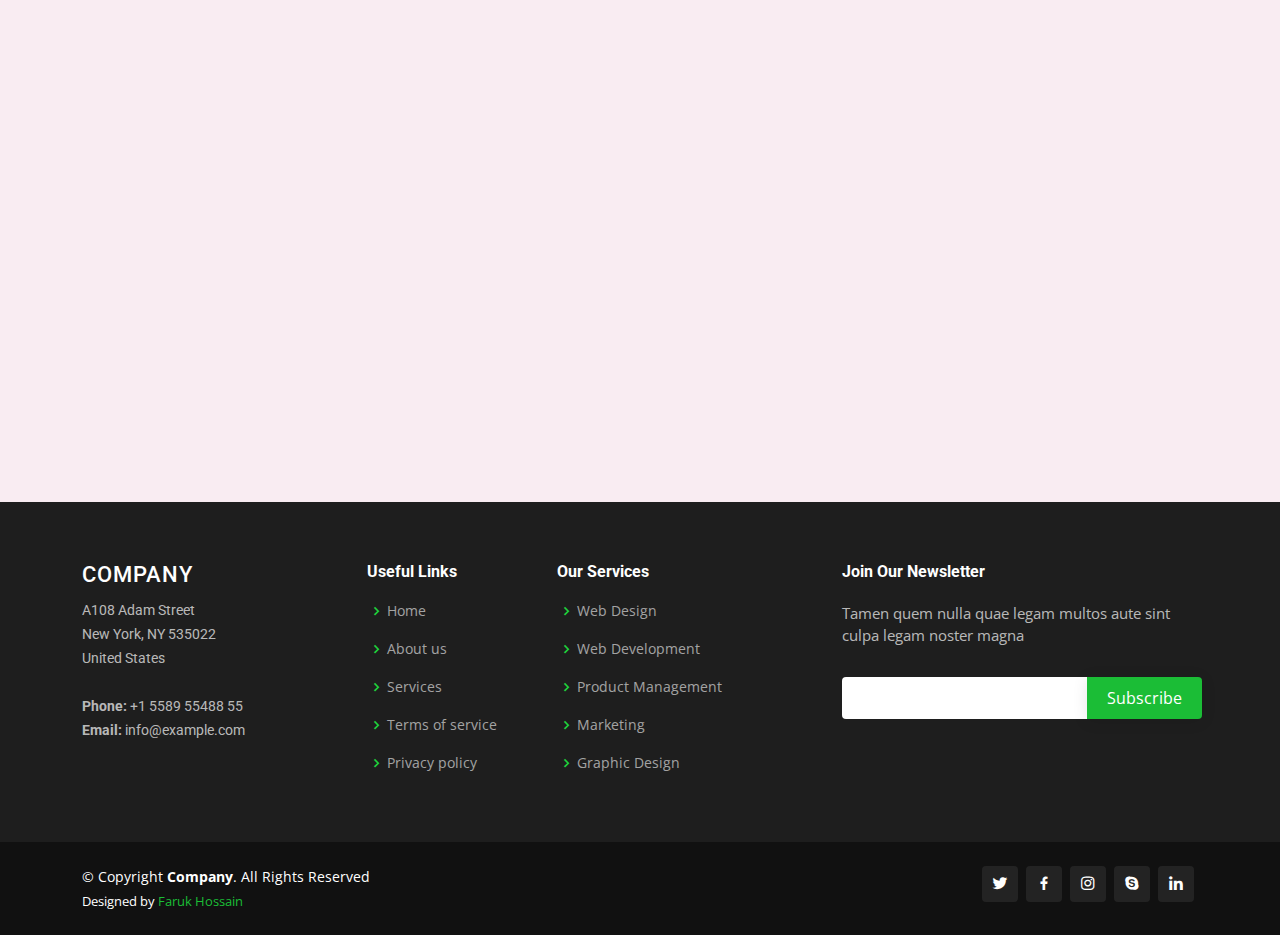
<file: about.html>
<!DOCTYPE html>
<html lang="en">

<head>
  <meta charset="utf-8">
  <meta content="width=device-width, initial-scale=1.0" name="viewport">

  <title>About - Company Bootstrap Template</title>
  <meta content="" name="description">
  <meta content="" name="keywords">

  <!-- Favicons -->
  <!-- <link href="assets/img/favicon.png" rel="icon">
  <link href="assets/img/apple-touch-icon.png" rel="apple-touch-icon"> -->

  <!-- Google Fonts -->
  <link href="https://fonts.googleapis.com/css?family=Open+Sans:300,300i,400,400i,600,600i,700,700i|Roboto:300,300i,400,400i,500,500i,600,600i,700,700i|Poppins:300,300i,400,400i,500,500i,600,600i,700,700i" rel="stylesheet">

  <!-- Vendor CSS Files -->
  <link href="assets/vendor/animate.css/animate.min.css" rel="stylesheet">
  <link href="assets/vendor/aos/aos.css" rel="stylesheet">
  <link href="assets/vendor/bootstrap/css/bootstrap.min.css" rel="stylesheet">
  <link href="assets/vendor/bootstrap-icons/bootstrap-icons.css" rel="stylesheet">
  <link href="assets/vendor/boxicons/css/boxicons.min.css" rel="stylesheet">
  <link href="assets/vendor/glightbox/css/glightbox.min.css" rel="stylesheet">
  <link href="assets/vendor/remixicon/remixicon.css" rel="stylesheet">
  <link href="assets/vendor/swiper/swiper-bundle.min.css" rel="stylesheet">

  <!-- Template Main CSS File -->
  <link href="assets/css/style.css" rel="stylesheet">
</head>

<body>

  <!-- ======= Header ======= -->
  <header id="header" class="fixed-top">
    <div class="container d-flex align-items-center">

      <h1 class="logo me-auto"><a href="index.html"><span>Com</span>pany</a></h1>
      <!-- Uncomment below if you prefer to use an image logo -->
      <!-- <a href="index.html" class="logo me-auto me-lg-0"><img src="assets/img/logo.png" alt="" class="img-fluid"></a>-->

      <nav id="navbar" class="navbar order-last order-lg-0">
        <ul>
          <li><a href="index.html">Home</a></li>

          <li class="dropdown"><a href="#"><span>About</span> <i class="bi bi-chevron-down"></i></a>
            <ul>
              <li><a href="about.html" class="active">About Us</a></li>
              <li><a href="team.html">Team</a></li>
              <li><a href="testimonials.html">Testimonials</a></li>
              <li class="dropdown"><a href="#"><span>Deep Drop Down</span> <i class="bi bi-chevron-right"></i></a>
                <ul>
                  <li><a href="#">Deep Drop Down 1</a></li>
                  <li><a href="#">Deep Drop Down 2</a></li>
                  <li><a href="#">Deep Drop Down 3</a></li>
                  <li><a href="#">Deep Drop Down 4</a></li>
                  <li><a href="#">Deep Drop Down 5</a></li>
                </ul>
              </li>
            </ul>
          </li>

          <li><a href="services.html">Services</a></li>
          <li><a href="portfolio.html">Portfolio</a></li>
          <li><a href="pricing.html">Pricing</a></li>
          <li><a href="blog.html">Blog</a></li>
          <li><a href="contact.html">Contact</a></li>

        </ul>
        <i class="bi bi-list mobile-nav-toggle"></i>
      </nav><!-- .navbar -->

      <div class="header-social-links d-flex">
        <a href="#" class="twitter"><i class="bu bi-twitter"></i></a>
        <a href="#" class="facebook"><i class="bu bi-facebook"></i></a>
        <a href="#" class="instagram"><i class="bu bi-instagram"></i></a>
        <a href="#" class="linkedin"><i class="bu bi-linkedin"></i></i></a>
      </div>

    </div>
  </header><!-- End Header -->

  <main id="main">

    <!-- ======= Breadcrumbs ======= -->
    <section id="breadcrumbs" class="breadcrumbs">
      <div class="container">

        <div class="d-flex justify-content-between align-items-center">
          <h2>About</h2>
          <ol>
            <li><a href="index.html">Home</a></li>
            <li>About</li>
          </ol>
        </div>

      </div>
    </section><!-- End Breadcrumbs -->

    <!-- ======= About Us Section ======= -->
    <section id="about-us" class="about-us">
      <div class="container" data-aos="fade-up">

        <div class="row content">
          <div class="col-lg-6" data-aos="fade-right">
            <h2>Eum ipsam laborum deleniti velitena</h2>
            <h3>Voluptatem dignissimos provident quasi corporis voluptates sit assum perenda sruen jonee trave</h3>
          </div>
          <div class="col-lg-6 pt-4 pt-lg-0" data-aos="fade-left">
            <p>
              Ullamco laboris nisi ut aliquip ex ea commodo consequat. Duis aute irure dolor in reprehenderit in voluptate
              velit esse cillum dolore eu fugiat nulla pariatur. Excepteur sint occaecat cupidatat non proident, sunt in
              culpa qui officia deserunt mollit anim id est laborum
            </p>
            <ul>
              <li><i class="ri-check-double-line"></i> Ullamco laboris nisi ut aliquip ex ea commodo consequa</li>
              <li><i class="ri-check-double-line"></i> Duis aute irure dolor in reprehenderit in voluptate velit</li>
              <li><i class="ri-check-double-line"></i> Ullamco laboris nisi ut aliquip ex ea commodo consequat. Duis aute irure dolor in reprehenderit in</li>
            </ul>
            <p class="fst-italic">
              Lorem ipsum dolor sit amet, consectetur adipiscing elit, sed do eiusmod tempor incididunt ut labore et dolore
              magna aliqua.
            </p>
          </div>
        </div>

      </div>
    </section><!-- End About Us Section -->

    <!-- ======= Our Team Section ======= -->
    <section id="team" class="team section-bg">
      <div class="container">

        <div class="section-title" data-aos="fade-up">
          <h2>Our <strong>Team</strong></h2>
          <p>Magnam dolores commodi suscipit. Necessitatibus eius consequatur ex aliquid fuga eum quidem. Sit sint consectetur velit. Quisquam quos quisquam cupiditate. Et nemo qui impedit suscipit alias ea. Quia fugiat sit in iste officiis commodi quidem hic quas.</p>
        </div>

        <div class="row">

          <div class="col-lg-3 col-md-6 d-flex align-items-stretch">
            <div class="member" data-aos="fade-up">
              <div class="member-img">
                <img src="assets/img/team/team-1.jpg" class="img-fluid" alt="">
                <div class="social">
                  <a href=""><i class="bi bi-twitter"></i></a>
                  <a href=""><i class="bi bi-facebook"></i></a>
                  <a href=""><i class="bi bi-instagram"></i></a>
                  <a href=""><i class="bi bi-linkedin"></i></a>
                </div>
              </div>
              <div class="member-info">
                <h4>Walter White</h4>
                <span>Chief Executive Officer</span>
              </div>
            </div>
          </div>

          <div class="col-lg-3 col-md-6 d-flex align-items-stretch">
            <div class="member" data-aos="fade-up" data-aos-delay="100">
              <div class="member-img">
                <img src="assets/img/team/team-2.jpg" class="img-fluid" alt="">
                <div class="social">
                  <a href=""><i class="bi bi-twitter"></i></a>
                  <a href=""><i class="bi bi-facebook"></i></a>
                  <a href=""><i class="bi bi-instagram"></i></a>
                  <a href=""><i class="bi bi-linkedin"></i></a>
                </div>
              </div>
              <div class="member-info">
                <h4>Sarah Jhonson</h4>
                <span>Product Manager</span>
              </div>
            </div>
          </div>

          <div class="col-lg-3 col-md-6 d-flex align-items-stretch">
            <div class="member" data-aos="fade-up" data-aos-delay="200">
              <div class="member-img">
                <img src="assets/img/team/team-3.jpg" class="img-fluid" alt="">
                <div class="social">
                  <a href=""><i class="bi bi-twitter"></i></a>
                  <a href=""><i class="bi bi-facebook"></i></a>
                  <a href=""><i class="bi bi-instagram"></i></a>
                  <a href=""><i class="bi bi-linkedin"></i></a>
                </div>
              </div>
              <div class="member-info">
                <h4>William Anderson</h4>
                <span>CTO</span>
              </div>
            </div>
          </div>

          <div class="col-lg-3 col-md-6 d-flex align-items-stretch">
            <div class="member" data-aos="fade-up" data-aos-delay="300">
              <div class="member-img">
                <img src="assets/img/team/team-4.jpg" class="img-fluid" alt="">
                <div class="social">
                  <a href=""><i class="bi bi-twitter"></i></a>
                  <a href=""><i class="bi bi-facebook"></i></a>
                  <a href=""><i class="bi bi-instagram"></i></a>
                  <a href=""><i class="bi bi-linkedin"></i></a>
                </div>
              </div>
              <div class="member-info">
                <h4>Amanda Jepson</h4>
                <span>Accountant</span>
              </div>
            </div>
          </div>

        </div>

      </div>
    </section><!-- End Our Team Section -->

    <!-- ======= Our Skills Section ======= -->
    <section id="skills" class="skills">
      <div class="container">

        <div class="section-title" data-aos="fade-up">
          <h2>Our <strong>Skills</strong></h2>
          <p>Magnam dolores commodi suscipit. Necessitatibus eius consequatur ex aliquid fuga eum quidem. Sit sint consectetur velit. Quisquam quos quisquam cupiditate. Et nemo qui impedit suscipit alias ea. Quia fugiat sit in iste officiis commodi quidem hic quas.</p>
        </div>

        <div class="row skills-content">

          <div class="col-lg-6" data-aos="fade-up">

            <div class="progress">
              <span class="skill">HTML <i class="val">100%</i></span>
              <div class="progress-bar-wrap">
                <div class="progress-bar" role="progressbar" aria-valuenow="100" aria-valuemin="0" aria-valuemax="100"></div>
              </div>
            </div>

            <div class="progress">
              <span class="skill">CSS <i class="val">90%</i></span>
              <div class="progress-bar-wrap">
                <div class="progress-bar" role="progressbar" aria-valuenow="90" aria-valuemin="0" aria-valuemax="100"></div>
              </div>
            </div>

            <div class="progress">
              <span class="skill">JavaScript <i class="val">75%</i></span>
              <div class="progress-bar-wrap">
                <div class="progress-bar" role="progressbar" aria-valuenow="75" aria-valuemin="0" aria-valuemax="100"></div>
              </div>
            </div>

          </div>

          <div class="col-lg-6" data-aos="fade-up" data-aos-delay="100">

            <div class="progress">
              <span class="skill">PHP <i class="val">80%</i></span>
              <div class="progress-bar-wrap">
                <div class="progress-bar" role="progressbar" aria-valuenow="80" aria-valuemin="0" aria-valuemax="100"></div>
              </div>
            </div>

            <div class="progress">
              <span class="skill">WordPress/CMS <i class="val">90%</i></span>
              <div class="progress-bar-wrap">
                <div class="progress-bar" role="progressbar" aria-valuenow="90" aria-valuemin="0" aria-valuemax="100"></div>
              </div>
            </div>

            <div class="progress">
              <span class="skill">Photoshop <i class="val">55%</i></span>
              <div class="progress-bar-wrap">
                <div class="progress-bar" role="progressbar" aria-valuenow="55" aria-valuemin="0" aria-valuemax="100"></div>
              </div>
            </div>

          </div>

        </div>

      </div>
    </section><!-- End Our Skills Section -->

    <!-- ======= Our Clients Section ======= -->
    <section id="clients" class="clients">
      <div class="container" data-aos="fade-up">

        <div class="section-title">
          <h2>Clients</h2>
        </div>

        <div class="row no-gutters clients-wrap clearfix" data-aos="fade-up">

          <div class="col-lg-3 col-md-4 col-6">
            <div class="client-logo">
              <img src="assets/img/clients/client-1.png" class="img-fluid" alt="">
            </div>
          </div>

          <div class="col-lg-3 col-md-4 col-6">
            <div class="client-logo">
              <img src="assets/img/clients/client-2.png" class="img-fluid" alt="">
            </div>
          </div>

          <div class="col-lg-3 col-md-4 col-6">
            <div class="client-logo">
              <img src="assets/img/clients/client-3.png" class="img-fluid" alt="">
            </div>
          </div>

          <div class="col-lg-3 col-md-4 col-6">
            <div class="client-logo">
              <img src="assets/img/clients/client-4.png" class="img-fluid" alt="">
            </div>
          </div>

          <div class="col-lg-3 col-md-4 col-6">
            <div class="client-logo">
              <img src="assets/img/clients/client-5.png" class="img-fluid" alt="">
            </div>
          </div>

          <div class="col-lg-3 col-md-4 col-6">
            <div class="client-logo">
              <img src="assets/img/clients/client-6.png" class="img-fluid" alt="">
            </div>
          </div>

          <div class="col-lg-3 col-md-4 col-6">
            <div class="client-logo">
              <img src="assets/img/clients/client-7.png" class="img-fluid" alt="">
            </div>
          </div>

          <div class="col-lg-3 col-md-4 col-6">
            <div class="client-logo">
              <img src="assets/img/clients/client-8.png" class="img-fluid" alt="">
            </div>
          </div>

        </div>

      </div>
    </section><!-- End Our Clients Section -->

  </main><!-- End #main -->

  <!-- ======= Footer ======= -->
  <footer id="footer">

    <div class="footer-top">
      <div class="container">
        <div class="row">

          <div class="col-lg-3 col-md-6 footer-contact">
            <h3>Company</h3>
            <p>
              A108 Adam Street <br>
              New York, NY 535022<br>
              United States <br><br>
              <strong>Phone:</strong> +1 5589 55488 55<br>
              <strong>Email:</strong> info@example.com<br>
            </p>
          </div>

          <div class="col-lg-2 col-md-6 footer-links">
            <h4>Useful Links</h4>
            <ul>
              <li><i class="bx bx-chevron-right"></i> <a href="#">Home</a></li>
              <li><i class="bx bx-chevron-right"></i> <a href="#">About us</a></li>
              <li><i class="bx bx-chevron-right"></i> <a href="#">Services</a></li>
              <li><i class="bx bx-chevron-right"></i> <a href="#">Terms of service</a></li>
              <li><i class="bx bx-chevron-right"></i> <a href="#">Privacy policy</a></li>
            </ul>
          </div>

          <div class="col-lg-3 col-md-6 footer-links">
            <h4>Our Services</h4>
            <ul>
              <li><i class="bx bx-chevron-right"></i> <a href="#">Web Design</a></li>
              <li><i class="bx bx-chevron-right"></i> <a href="#">Web Development</a></li>
              <li><i class="bx bx-chevron-right"></i> <a href="#">Product Management</a></li>
              <li><i class="bx bx-chevron-right"></i> <a href="#">Marketing</a></li>
              <li><i class="bx bx-chevron-right"></i> <a href="#">Graphic Design</a></li>
            </ul>
          </div>

          <div class="col-lg-4 col-md-6 footer-newsletter">
            <h4>Join Our Newsletter</h4>
            <p>Tamen quem nulla quae legam multos aute sint culpa legam noster magna</p>
            <form action="" method="post">
              <input type="email" name="email"><input type="submit" value="Subscribe">
            </form>
          </div>

        </div>
      </div>
    </div>

    <div class="container d-md-flex py-4">

      <div class="me-md-auto text-center text-md-start">
        <div class="copyright">
          &copy; Copyright <strong><span>Company</span></strong>. All Rights Reserved
        </div>
        <div class="credits">
          Designed by <a href="https://github.com/Faruqdigital">Faruk Hossain</a>
        </div>
      </div>
      <div class="social-links text-center text-md-right pt-3 pt-md-0">
        <a href="#" class="twitter"><i class="bx bxl-twitter"></i></a>
        <a href="#" class="facebook"><i class="bx bxl-facebook"></i></a>
        <a href="#" class="instagram"><i class="bx bxl-instagram"></i></a>
        <a href="#" class="google-plus"><i class="bx bxl-skype"></i></a>
        <a href="#" class="linkedin"><i class="bx bxl-linkedin"></i></a>
      </div>
    </div>
  </footer><!-- End Footer -->

  <a href="#" class="back-to-top d-flex align-items-center justify-content-center"><i class="bi bi-arrow-up-short"></i></a>

  <!-- Vendor JS Files -->
  <script src="assets/vendor/aos/aos.js"></script>
  <script src="assets/vendor/bootstrap/js/bootstrap.bundle.min.js"></script>
  <script src="assets/vendor/glightbox/js/glightbox.min.js"></script>
  <script src="assets/vendor/isotope-layout/isotope.pkgd.min.js"></script>
  <script src="assets/vendor/swiper/swiper-bundle.min.js"></script>
  <script src="assets/vendor/waypoints/noframework.waypoints.js"></script>
  <script src="assets/vendor/php-email-form/validate.js"></script>

  <!-- Template Main JS File -->
  <script src="assets/js/main.js"></script>

</body>

</html>
</file>
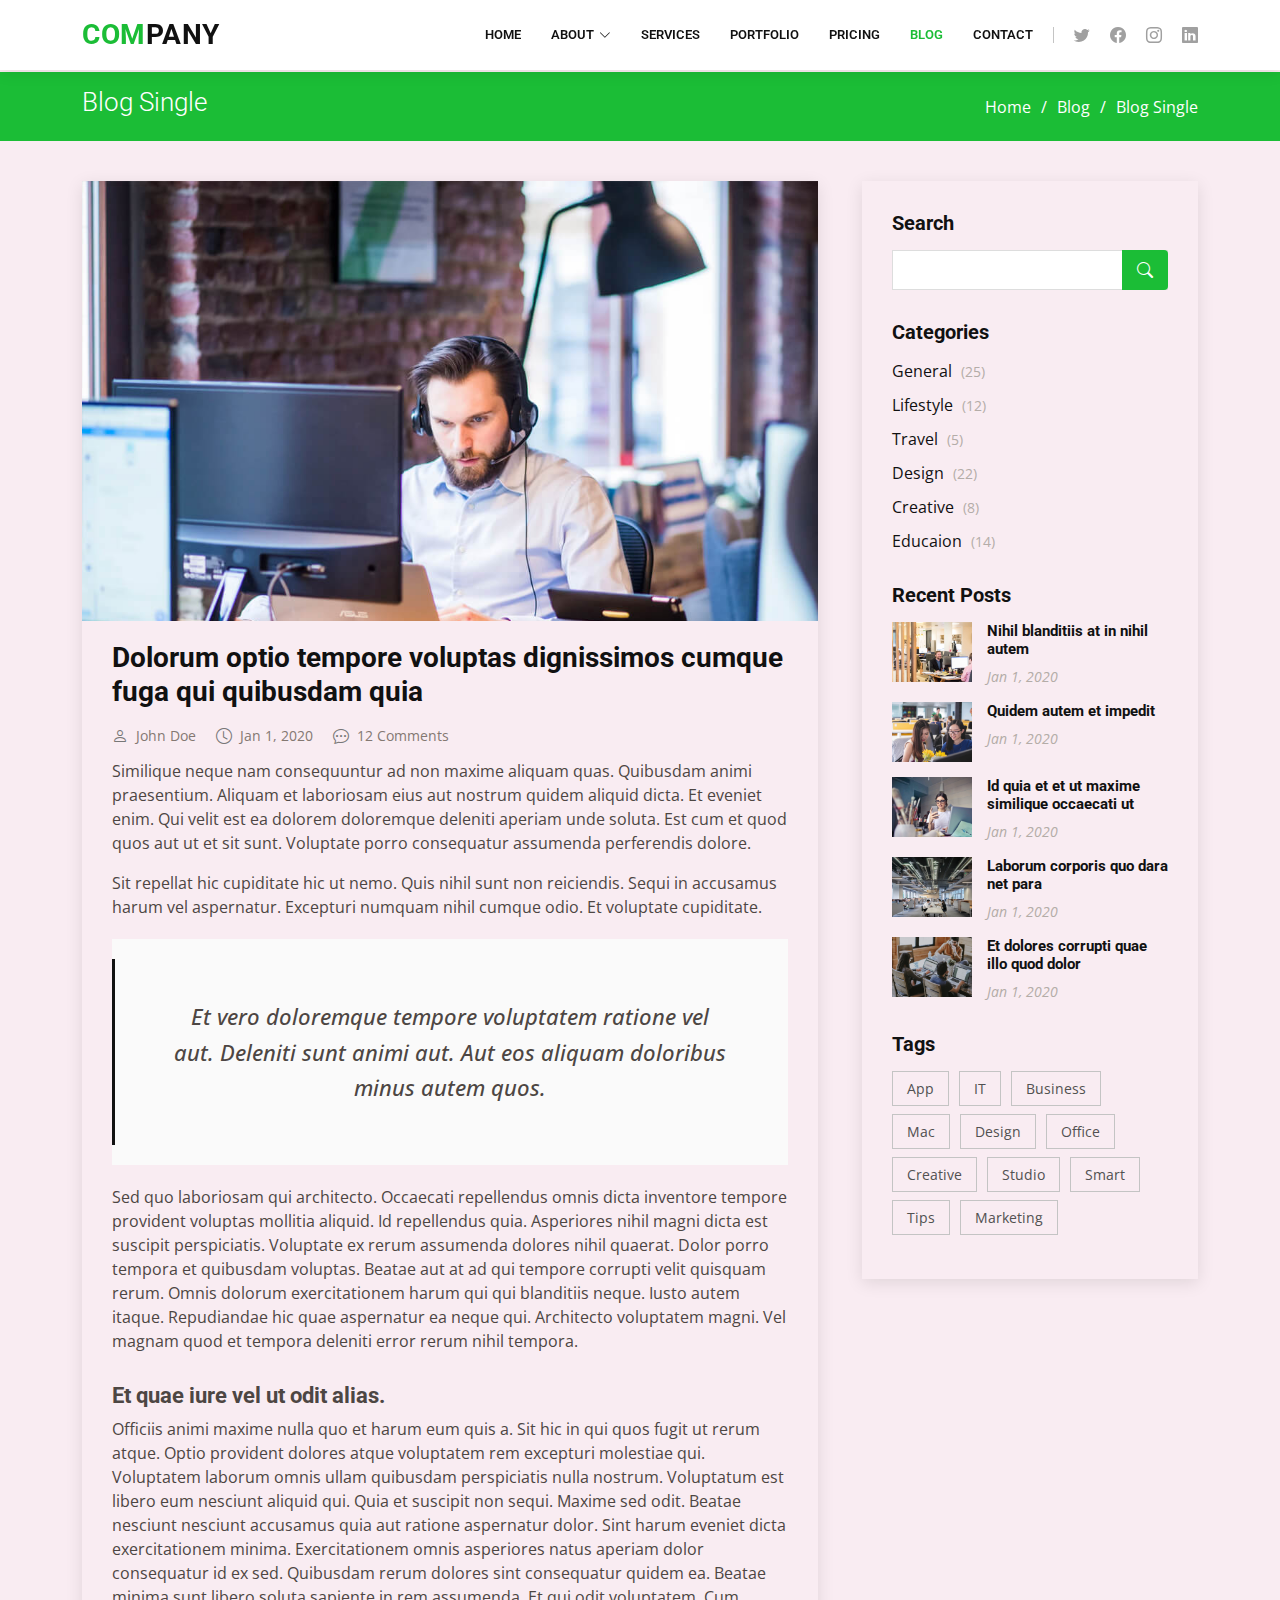
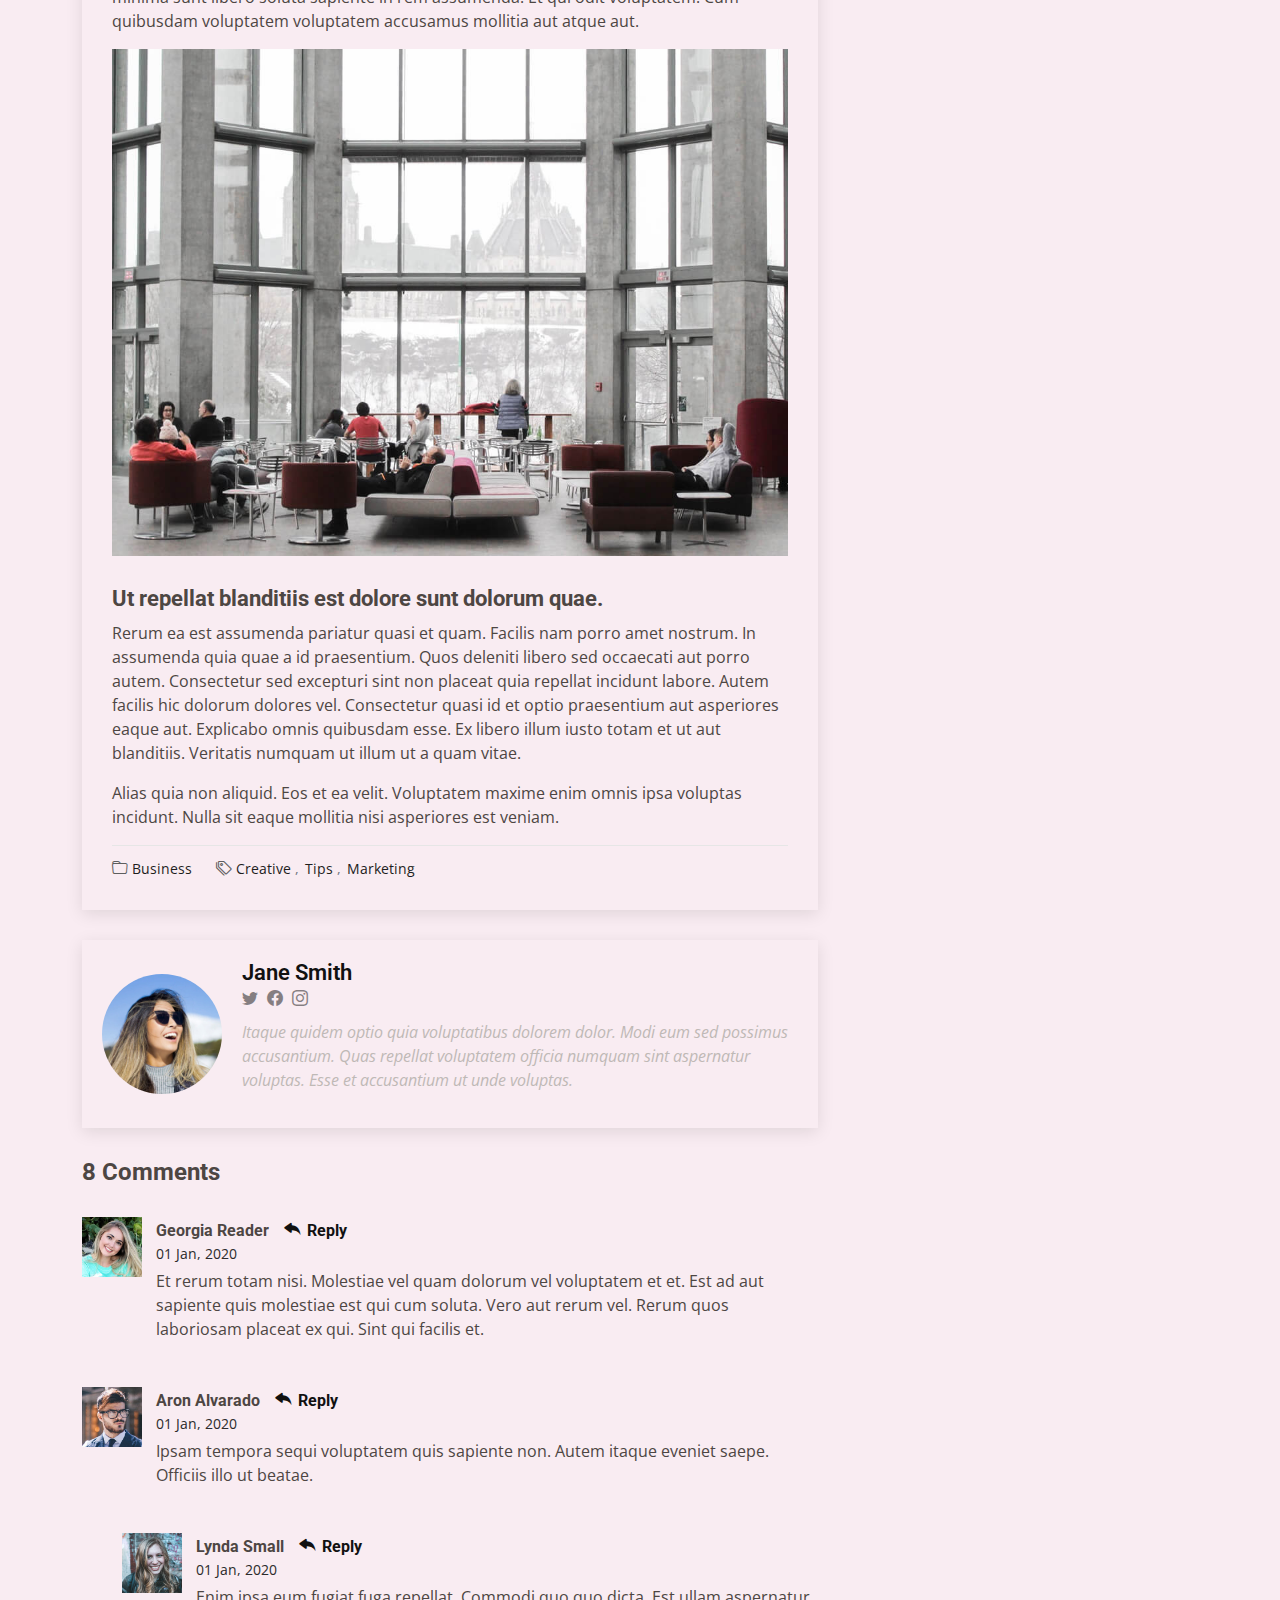
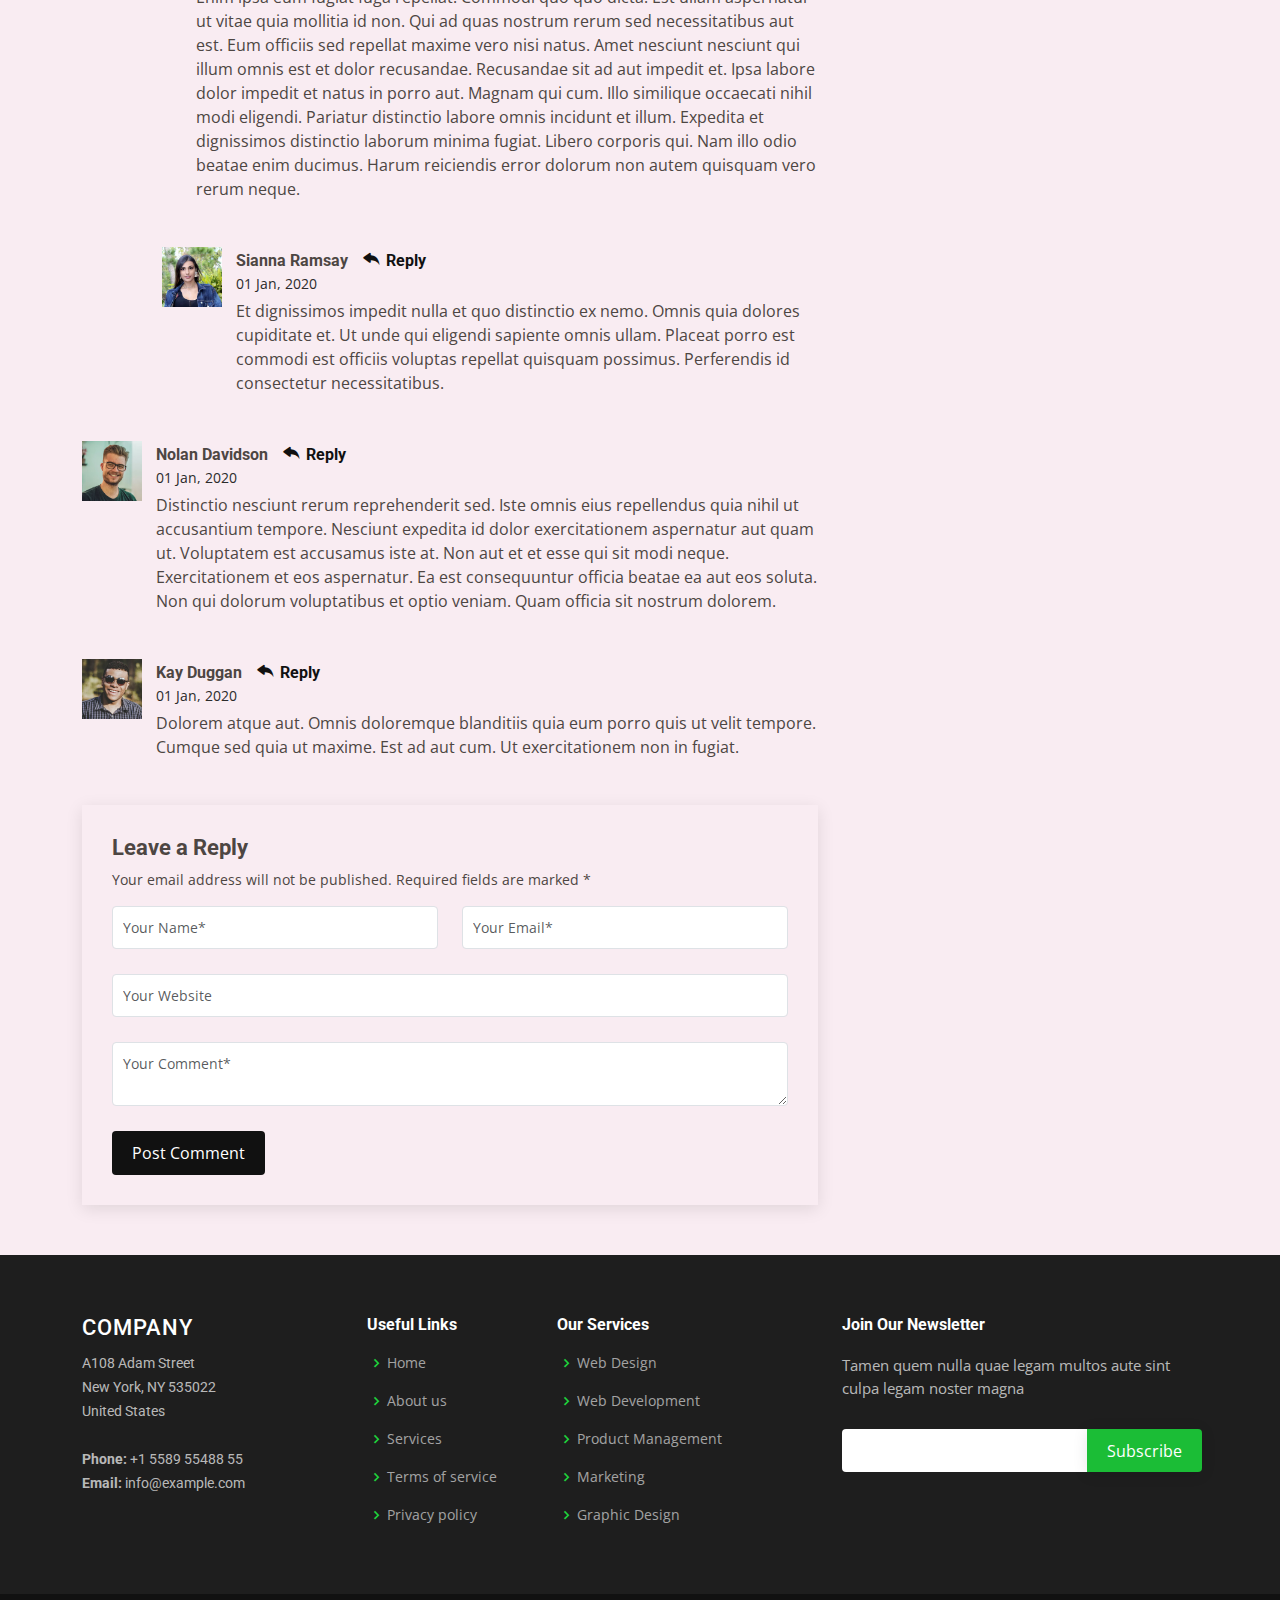
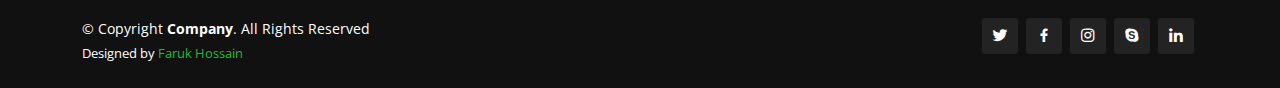
<file: blog-single.html>
<!DOCTYPE html>
<html lang="en">

<head>
  <meta charset="utf-8">
  <meta content="width=device-width, initial-scale=1.0" name="viewport">

  <title>Blog Single - Company Bootstrap Template</title>
  <meta content="" name="description">
  <meta content="" name="keywords">

  <!-- Favicons -->
  <!-- <link href="assets/img/favicon.png" rel="icon">
  <link href="assets/img/apple-touch-icon.png" rel="apple-touch-icon"> -->

  <!-- Google Fonts -->
  <link href="https://fonts.googleapis.com/css?family=Open+Sans:300,300i,400,400i,600,600i,700,700i|Roboto:300,300i,400,400i,500,500i,600,600i,700,700i|Poppins:300,300i,400,400i,500,500i,600,600i,700,700i" rel="stylesheet">

  <!-- Vendor CSS Files -->
  <link href="assets/vendor/animate.css/animate.min.css" rel="stylesheet">
  <link href="assets/vendor/aos/aos.css" rel="stylesheet">
  <link href="assets/vendor/bootstrap/css/bootstrap.min.css" rel="stylesheet">
  <link href="assets/vendor/bootstrap-icons/bootstrap-icons.css" rel="stylesheet">
  <link href="assets/vendor/boxicons/css/boxicons.min.css" rel="stylesheet">
  <link href="assets/vendor/glightbox/css/glightbox.min.css" rel="stylesheet">
  <link href="assets/vendor/remixicon/remixicon.css" rel="stylesheet">
  <link href="assets/vendor/swiper/swiper-bundle.min.css" rel="stylesheet">

  <!-- Template Main CSS File -->
  <link href="assets/css/style.css" rel="stylesheet">
</head>

<body>

  <!-- ======= Header ======= -->
  <header id="header" class="fixed-top">
    <div class="container d-flex align-items-center">

      <h1 class="logo me-auto"><a href="index.html"><span>Com</span>pany</a></h1>
      <!-- Uncomment below if you prefer to use an image logo -->
      <!-- <a href="index.html" class="logo me-auto me-lg-0"><img src="assets/img/logo.png" alt="" class="img-fluid"></a>-->

      <nav id="navbar" class="navbar order-last order-lg-0">
        <ul>
          <li><a href="index.html">Home</a></li>

          <li class="dropdown"><a href="#"><span>About</span> <i class="bi bi-chevron-down"></i></a>
            <ul>
              <li><a href="about.html">About Us</a></li>
              <li><a href="team.html">Team</a></li>
              <li><a href="testimonials.html">Testimonials</a></li>
              <li class="dropdown"><a href="#"><span>Deep Drop Down</span> <i class="bi bi-chevron-right"></i></a>
                <ul>
                  <li><a href="#">Deep Drop Down 1</a></li>
                  <li><a href="#">Deep Drop Down 2</a></li>
                  <li><a href="#">Deep Drop Down 3</a></li>
                  <li><a href="#">Deep Drop Down 4</a></li>
                  <li><a href="#">Deep Drop Down 5</a></li>
                </ul>
              </li>
            </ul>
          </li>

          <li><a href="services.html">Services</a></li>
          <li><a href="portfolio.html">Portfolio</a></li>
          <li><a href="pricing.html">Pricing</a></li>
          <li><a href="blog.html" class="active">Blog</a></li>
          <li><a href="contact.html">Contact</a></li>

        </ul>
        <i class="bi bi-list mobile-nav-toggle"></i>
      </nav><!-- .navbar -->

      <div class="header-social-links d-flex">
        <a href="#" class="twitter"><i class="bu bi-twitter"></i></a>
        <a href="#" class="facebook"><i class="bu bi-facebook"></i></a>
        <a href="#" class="instagram"><i class="bu bi-instagram"></i></a>
        <a href="#" class="linkedin"><i class="bu bi-linkedin"></i></i></a>
      </div>

    </div>
  </header><!-- End Header -->

  <main id="main">

    <!-- ======= Breadcrumbs ======= -->
    <section id="breadcrumbs" class="breadcrumbs">
      <div class="container">

        <div class="d-flex justify-content-between align-items-center">
          <h2>Blog Single</h2>
          <ol>
            <li><a href="index.html">Home</a></li>
            <li><a href="blog.html">Blog</a></li>
            <li>Blog Single</li>
          </ol>
        </div>

      </div>
    </section><!-- End Breadcrumbs -->

    <!-- ======= Blog Single Section ======= -->
    <section id="blog" class="blog">
      <div class="container" data-aos="fade-up">

        <div class="row">

          <div class="col-lg-8 entries">

            <article class="entry entry-single">

              <div class="entry-img">
                <img src="assets/img/blog/blog-1.jpg" alt="" class="img-fluid">
              </div>

              <h2 class="entry-title">
                <a href="blog-single.html">Dolorum optio tempore voluptas dignissimos cumque fuga qui quibusdam quia</a>
              </h2>

              <div class="entry-meta">
                <ul>
                  <li class="d-flex align-items-center"><i class="bi bi-person"></i> <a href="blog-single.html">John Doe</a></li>
                  <li class="d-flex align-items-center"><i class="bi bi-clock"></i> <a href="blog-single.html"><time datetime="2020-01-01">Jan 1, 2020</time></a></li>
                  <li class="d-flex align-items-center"><i class="bi bi-chat-dots"></i> <a href="blog-single.html">12 Comments</a></li>
                </ul>
              </div>

              <div class="entry-content">
                <p>
                  Similique neque nam consequuntur ad non maxime aliquam quas. Quibusdam animi praesentium. Aliquam et laboriosam eius aut nostrum quidem aliquid dicta.
                  Et eveniet enim. Qui velit est ea dolorem doloremque deleniti aperiam unde soluta. Est cum et quod quos aut ut et sit sunt. Voluptate porro consequatur assumenda perferendis dolore.
                </p>

                <p>
                  Sit repellat hic cupiditate hic ut nemo. Quis nihil sunt non reiciendis. Sequi in accusamus harum vel aspernatur. Excepturi numquam nihil cumque odio. Et voluptate cupiditate.
                </p>

                <blockquote>
                  <p>
                    Et vero doloremque tempore voluptatem ratione vel aut. Deleniti sunt animi aut. Aut eos aliquam doloribus minus autem quos.
                  </p>
                </blockquote>

                <p>
                  Sed quo laboriosam qui architecto. Occaecati repellendus omnis dicta inventore tempore provident voluptas mollitia aliquid. Id repellendus quia. Asperiores nihil magni dicta est suscipit perspiciatis. Voluptate ex rerum assumenda dolores nihil quaerat.
                  Dolor porro tempora et quibusdam voluptas. Beatae aut at ad qui tempore corrupti velit quisquam rerum. Omnis dolorum exercitationem harum qui qui blanditiis neque.
                  Iusto autem itaque. Repudiandae hic quae aspernatur ea neque qui. Architecto voluptatem magni. Vel magnam quod et tempora deleniti error rerum nihil tempora.
                </p>

                <h3>Et quae iure vel ut odit alias.</h3>
                <p>
                  Officiis animi maxime nulla quo et harum eum quis a. Sit hic in qui quos fugit ut rerum atque. Optio provident dolores atque voluptatem rem excepturi molestiae qui. Voluptatem laborum omnis ullam quibusdam perspiciatis nulla nostrum. Voluptatum est libero eum nesciunt aliquid qui.
                  Quia et suscipit non sequi. Maxime sed odit. Beatae nesciunt nesciunt accusamus quia aut ratione aspernatur dolor. Sint harum eveniet dicta exercitationem minima. Exercitationem omnis asperiores natus aperiam dolor consequatur id ex sed. Quibusdam rerum dolores sint consequatur quidem ea.
                  Beatae minima sunt libero soluta sapiente in rem assumenda. Et qui odit voluptatem. Cum quibusdam voluptatem voluptatem accusamus mollitia aut atque aut.
                </p>
                <img src="assets/img/blog/blog-inside-post.jpg" class="img-fluid" alt="">

                <h3>Ut repellat blanditiis est dolore sunt dolorum quae.</h3>
                <p>
                  Rerum ea est assumenda pariatur quasi et quam. Facilis nam porro amet nostrum. In assumenda quia quae a id praesentium. Quos deleniti libero sed occaecati aut porro autem. Consectetur sed excepturi sint non placeat quia repellat incidunt labore. Autem facilis hic dolorum dolores vel.
                  Consectetur quasi id et optio praesentium aut asperiores eaque aut. Explicabo omnis quibusdam esse. Ex libero illum iusto totam et ut aut blanditiis. Veritatis numquam ut illum ut a quam vitae.
                </p>
                <p>
                  Alias quia non aliquid. Eos et ea velit. Voluptatem maxime enim omnis ipsa voluptas incidunt. Nulla sit eaque mollitia nisi asperiores est veniam.
                </p>

              </div>

              <div class="entry-footer">
                <i class="bi bi-folder"></i>
                <ul class="cats">
                  <li><a href="#">Business</a></li>
                </ul>

                <i class="bi bi-tags"></i>
                <ul class="tags">
                  <li><a href="#">Creative</a></li>
                  <li><a href="#">Tips</a></li>
                  <li><a href="#">Marketing</a></li>
                </ul>
              </div>

            </article><!-- End blog entry -->

            <div class="blog-author d-flex align-items-center">
              <img src="assets/img/blog/blog-author.jpg" class="rounded-circle float-left" alt="">
              <div>
                <h4>Jane Smith</h4>
                <div class="social-links">
                  <a href="https://twitters.com/#"><i class="bi bi-twitter"></i></a>
                  <a href="https://facebook.com/#"><i class="bi bi-facebook"></i></a>
                  <a href="https://instagram.com/#"><i class="biu bi-instagram"></i></a>
                </div>
                <p>
                  Itaque quidem optio quia voluptatibus dolorem dolor. Modi eum sed possimus accusantium. Quas repellat voluptatem officia numquam sint aspernatur voluptas. Esse et accusantium ut unde voluptas.
                </p>
              </div>
            </div><!-- End blog author bio -->

            <div class="blog-comments">

              <h4 class="comments-count">8 Comments</h4>

              <div id="comment-1" class="comment">
                <div class="d-flex">
                  <div class="comment-img"><img src="assets/img/blog/comments-1.jpg" alt=""></div>
                  <div>
                    <h5><a href="">Georgia Reader</a> <a href="#" class="reply"><i class="bi bi-reply-fill"></i> Reply</a></h5>
                    <time datetime="2020-01-01">01 Jan, 2020</time>
                    <p>
                      Et rerum totam nisi. Molestiae vel quam dolorum vel voluptatem et et. Est ad aut sapiente quis molestiae est qui cum soluta.
                      Vero aut rerum vel. Rerum quos laboriosam placeat ex qui. Sint qui facilis et.
                    </p>
                  </div>
                </div>
              </div><!-- End comment #1 -->

              <div id="comment-2" class="comment">
                <div class="d-flex">
                  <div class="comment-img"><img src="assets/img/blog/comments-2.jpg" alt=""></div>
                  <div>
                    <h5><a href="">Aron Alvarado</a> <a href="#" class="reply"><i class="bi bi-reply-fill"></i> Reply</a></h5>
                    <time datetime="2020-01-01">01 Jan, 2020</time>
                    <p>
                      Ipsam tempora sequi voluptatem quis sapiente non. Autem itaque eveniet saepe. Officiis illo ut beatae.
                    </p>
                  </div>
                </div>

                <div id="comment-reply-1" class="comment comment-reply">
                  <div class="d-flex">
                    <div class="comment-img"><img src="assets/img/blog/comments-3.jpg" alt=""></div>
                    <div>
                      <h5><a href="">Lynda Small</a> <a href="#" class="reply"><i class="bi bi-reply-fill"></i> Reply</a></h5>
                      <time datetime="2020-01-01">01 Jan, 2020</time>
                      <p>
                        Enim ipsa eum fugiat fuga repellat. Commodi quo quo dicta. Est ullam aspernatur ut vitae quia mollitia id non. Qui ad quas nostrum rerum sed necessitatibus aut est. Eum officiis sed repellat maxime vero nisi natus. Amet nesciunt nesciunt qui illum omnis est et dolor recusandae.

                        Recusandae sit ad aut impedit et. Ipsa labore dolor impedit et natus in porro aut. Magnam qui cum. Illo similique occaecati nihil modi eligendi. Pariatur distinctio labore omnis incidunt et illum. Expedita et dignissimos distinctio laborum minima fugiat.

                        Libero corporis qui. Nam illo odio beatae enim ducimus. Harum reiciendis error dolorum non autem quisquam vero rerum neque.
                      </p>
                    </div>
                  </div>

                  <div id="comment-reply-2" class="comment comment-reply">
                    <div class="d-flex">
                      <div class="comment-img"><img src="assets/img/blog/comments-4.jpg" alt=""></div>
                      <div>
                        <h5><a href="">Sianna Ramsay</a> <a href="#" class="reply"><i class="bi bi-reply-fill"></i> Reply</a></h5>
                        <time datetime="2020-01-01">01 Jan, 2020</time>
                        <p>
                          Et dignissimos impedit nulla et quo distinctio ex nemo. Omnis quia dolores cupiditate et. Ut unde qui eligendi sapiente omnis ullam. Placeat porro est commodi est officiis voluptas repellat quisquam possimus. Perferendis id consectetur necessitatibus.
                        </p>
                      </div>
                    </div>

                  </div><!-- End comment reply #2-->

                </div><!-- End comment reply #1-->

              </div><!-- End comment #2-->

              <div id="comment-3" class="comment">
                <div class="d-flex">
                  <div class="comment-img"><img src="assets/img/blog/comments-5.jpg" alt=""></div>
                  <div>
                    <h5><a href="">Nolan Davidson</a> <a href="#" class="reply"><i class="bi bi-reply-fill"></i> Reply</a></h5>
                    <time datetime="2020-01-01">01 Jan, 2020</time>
                    <p>
                      Distinctio nesciunt rerum reprehenderit sed. Iste omnis eius repellendus quia nihil ut accusantium tempore. Nesciunt expedita id dolor exercitationem aspernatur aut quam ut. Voluptatem est accusamus iste at.
                      Non aut et et esse qui sit modi neque. Exercitationem et eos aspernatur. Ea est consequuntur officia beatae ea aut eos soluta. Non qui dolorum voluptatibus et optio veniam. Quam officia sit nostrum dolorem.
                    </p>
                  </div>
                </div>

              </div><!-- End comment #3 -->

              <div id="comment-4" class="comment">
                <div class="d-flex">
                  <div class="comment-img"><img src="assets/img/blog/comments-6.jpg" alt=""></div>
                  <div>
                    <h5><a href="">Kay Duggan</a> <a href="#" class="reply"><i class="bi bi-reply-fill"></i> Reply</a></h5>
                    <time datetime="2020-01-01">01 Jan, 2020</time>
                    <p>
                      Dolorem atque aut. Omnis doloremque blanditiis quia eum porro quis ut velit tempore. Cumque sed quia ut maxime. Est ad aut cum. Ut exercitationem non in fugiat.
                    </p>
                  </div>
                </div>

              </div><!-- End comment #4 -->

              <div class="reply-form">
                <h4>Leave a Reply</h4>
                <p>Your email address will not be published. Required fields are marked * </p>
                <form action="">
                  <div class="row">
                    <div class="col-md-6 form-group">
                      <input name="name" type="text" class="form-control" placeholder="Your Name*">
                    </div>
                    <div class="col-md-6 form-group">
                      <input name="email" type="text" class="form-control" placeholder="Your Email*">
                    </div>
                  </div>
                  <div class="row">
                    <div class="col form-group">
                      <input name="website" type="text" class="form-control" placeholder="Your Website">
                    </div>
                  </div>
                  <div class="row">
                    <div class="col form-group">
                      <textarea name="comment" class="form-control" placeholder="Your Comment*"></textarea>
                    </div>
                  </div>
                  <button type="submit" class="btn btn-primary">Post Comment</button>

                </form>

              </div>

            </div><!-- End blog comments -->

          </div><!-- End blog entries list -->

          <div class="col-lg-4">

            <div class="sidebar">

              <h3 class="sidebar-title">Search</h3>
              <div class="sidebar-item search-form">
                <form action="">
                  <input type="text">
                  <button type="submit"><i class="bi bi-search"></i></button>
                </form>
              </div><!-- End sidebar search formn-->

              <h3 class="sidebar-title">Categories</h3>
              <div class="sidebar-item categories">
                <ul>
                  <li><a href="#">General <span>(25)</span></a></li>
                  <li><a href="#">Lifestyle <span>(12)</span></a></li>
                  <li><a href="#">Travel <span>(5)</span></a></li>
                  <li><a href="#">Design <span>(22)</span></a></li>
                  <li><a href="#">Creative <span>(8)</span></a></li>
                  <li><a href="#">Educaion <span>(14)</span></a></li>
                </ul>
              </div><!-- End sidebar categories-->

              <h3 class="sidebar-title">Recent Posts</h3>
              <div class="sidebar-item recent-posts">
                <div class="post-item clearfix">
                  <img src="assets/img/blog/blog-recent-1.jpg" alt="">
                  <h4><a href="blog-single.html">Nihil blanditiis at in nihil autem</a></h4>
                  <time datetime="2020-01-01">Jan 1, 2020</time>
                </div>

                <div class="post-item clearfix">
                  <img src="assets/img/blog/blog-recent-2.jpg" alt="">
                  <h4><a href="blog-single.html">Quidem autem et impedit</a></h4>
                  <time datetime="2020-01-01">Jan 1, 2020</time>
                </div>

                <div class="post-item clearfix">
                  <img src="assets/img/blog/blog-recent-3.jpg" alt="">
                  <h4><a href="blog-single.html">Id quia et et ut maxime similique occaecati ut</a></h4>
                  <time datetime="2020-01-01">Jan 1, 2020</time>
                </div>

                <div class="post-item clearfix">
                  <img src="assets/img/blog/blog-recent-4.jpg" alt="">
                  <h4><a href="blog-single.html">Laborum corporis quo dara net para</a></h4>
                  <time datetime="2020-01-01">Jan 1, 2020</time>
                </div>

                <div class="post-item clearfix">
                  <img src="assets/img/blog/blog-recent-5.jpg" alt="">
                  <h4><a href="blog-single.html">Et dolores corrupti quae illo quod dolor</a></h4>
                  <time datetime="2020-01-01">Jan 1, 2020</time>
                </div>

              </div><!-- End sidebar recent posts-->

              <h3 class="sidebar-title">Tags</h3>
              <div class="sidebar-item tags">
                <ul>
                  <li><a href="#">App</a></li>
                  <li><a href="#">IT</a></li>
                  <li><a href="#">Business</a></li>
                  <li><a href="#">Mac</a></li>
                  <li><a href="#">Design</a></li>
                  <li><a href="#">Office</a></li>
                  <li><a href="#">Creative</a></li>
                  <li><a href="#">Studio</a></li>
                  <li><a href="#">Smart</a></li>
                  <li><a href="#">Tips</a></li>
                  <li><a href="#">Marketing</a></li>
                </ul>
              </div><!-- End sidebar tags-->

            </div><!-- End sidebar -->

          </div><!-- End blog sidebar -->

        </div>

      </div>
    </section><!-- End Blog Single Section -->

  </main><!-- End #main -->

  <!-- ======= Footer ======= -->
  <footer id="footer">

    <div class="footer-top">
      <div class="container">
        <div class="row">

          <div class="col-lg-3 col-md-6 footer-contact">
            <h3>Company</h3>
            <p>
              A108 Adam Street <br>
              New York, NY 535022<br>
              United States <br><br>
              <strong>Phone:</strong> +1 5589 55488 55<br>
              <strong>Email:</strong> info@example.com<br>
            </p>
          </div>

          <div class="col-lg-2 col-md-6 footer-links">
            <h4>Useful Links</h4>
            <ul>
              <li><i class="bx bx-chevron-right"></i> <a href="#">Home</a></li>
              <li><i class="bx bx-chevron-right"></i> <a href="#">About us</a></li>
              <li><i class="bx bx-chevron-right"></i> <a href="#">Services</a></li>
              <li><i class="bx bx-chevron-right"></i> <a href="#">Terms of service</a></li>
              <li><i class="bx bx-chevron-right"></i> <a href="#">Privacy policy</a></li>
            </ul>
          </div>

          <div class="col-lg-3 col-md-6 footer-links">
            <h4>Our Services</h4>
            <ul>
              <li><i class="bx bx-chevron-right"></i> <a href="#">Web Design</a></li>
              <li><i class="bx bx-chevron-right"></i> <a href="#">Web Development</a></li>
              <li><i class="bx bx-chevron-right"></i> <a href="#">Product Management</a></li>
              <li><i class="bx bx-chevron-right"></i> <a href="#">Marketing</a></li>
              <li><i class="bx bx-chevron-right"></i> <a href="#">Graphic Design</a></li>
            </ul>
          </div>

          <div class="col-lg-4 col-md-6 footer-newsletter">
            <h4>Join Our Newsletter</h4>
            <p>Tamen quem nulla quae legam multos aute sint culpa legam noster magna</p>
            <form action="" method="post">
              <input type="email" name="email"><input type="submit" value="Subscribe">
            </form>
          </div>

        </div>
      </div>
    </div>

    <div class="container d-md-flex py-4">

      <div class="me-md-auto text-center text-md-start">
        <div class="copyright">
          &copy; Copyright <strong><span>Company</span></strong>. All Rights Reserved
        </div>
        <div class="credits">
          Designed by <a href="https://github.com/Faruqdigital">Faruk Hossain</a>
        </div>
      </div>
      <div class="social-links text-center text-md-right pt-3 pt-md-0">
        <a href="#" class="twitter"><i class="bx bxl-twitter"></i></a>
        <a href="#" class="facebook"><i class="bx bxl-facebook"></i></a>
        <a href="#" class="instagram"><i class="bx bxl-instagram"></i></a>
        <a href="#" class="google-plus"><i class="bx bxl-skype"></i></a>
        <a href="#" class="linkedin"><i class="bx bxl-linkedin"></i></a>
      </div>
    </div>
  </footer><!-- End Footer -->

  <a href="#" class="back-to-top d-flex align-items-center justify-content-center"><i class="bi bi-arrow-up-short"></i></a>

  <!-- Vendor JS Files -->
  <script src="assets/vendor/aos/aos.js"></script>
  <script src="assets/vendor/bootstrap/js/bootstrap.bundle.min.js"></script>
  <script src="assets/vendor/glightbox/js/glightbox.min.js"></script>
  <script src="assets/vendor/isotope-layout/isotope.pkgd.min.js"></script>
  <script src="assets/vendor/swiper/swiper-bundle.min.js"></script>
  <script src="assets/vendor/waypoints/noframework.waypoints.js"></script>
  <script src="assets/vendor/php-email-form/validate.js"></script>

  <!-- Template Main JS File -->
  <script src="assets/js/main.js"></script>

</body>

</html>
</file>
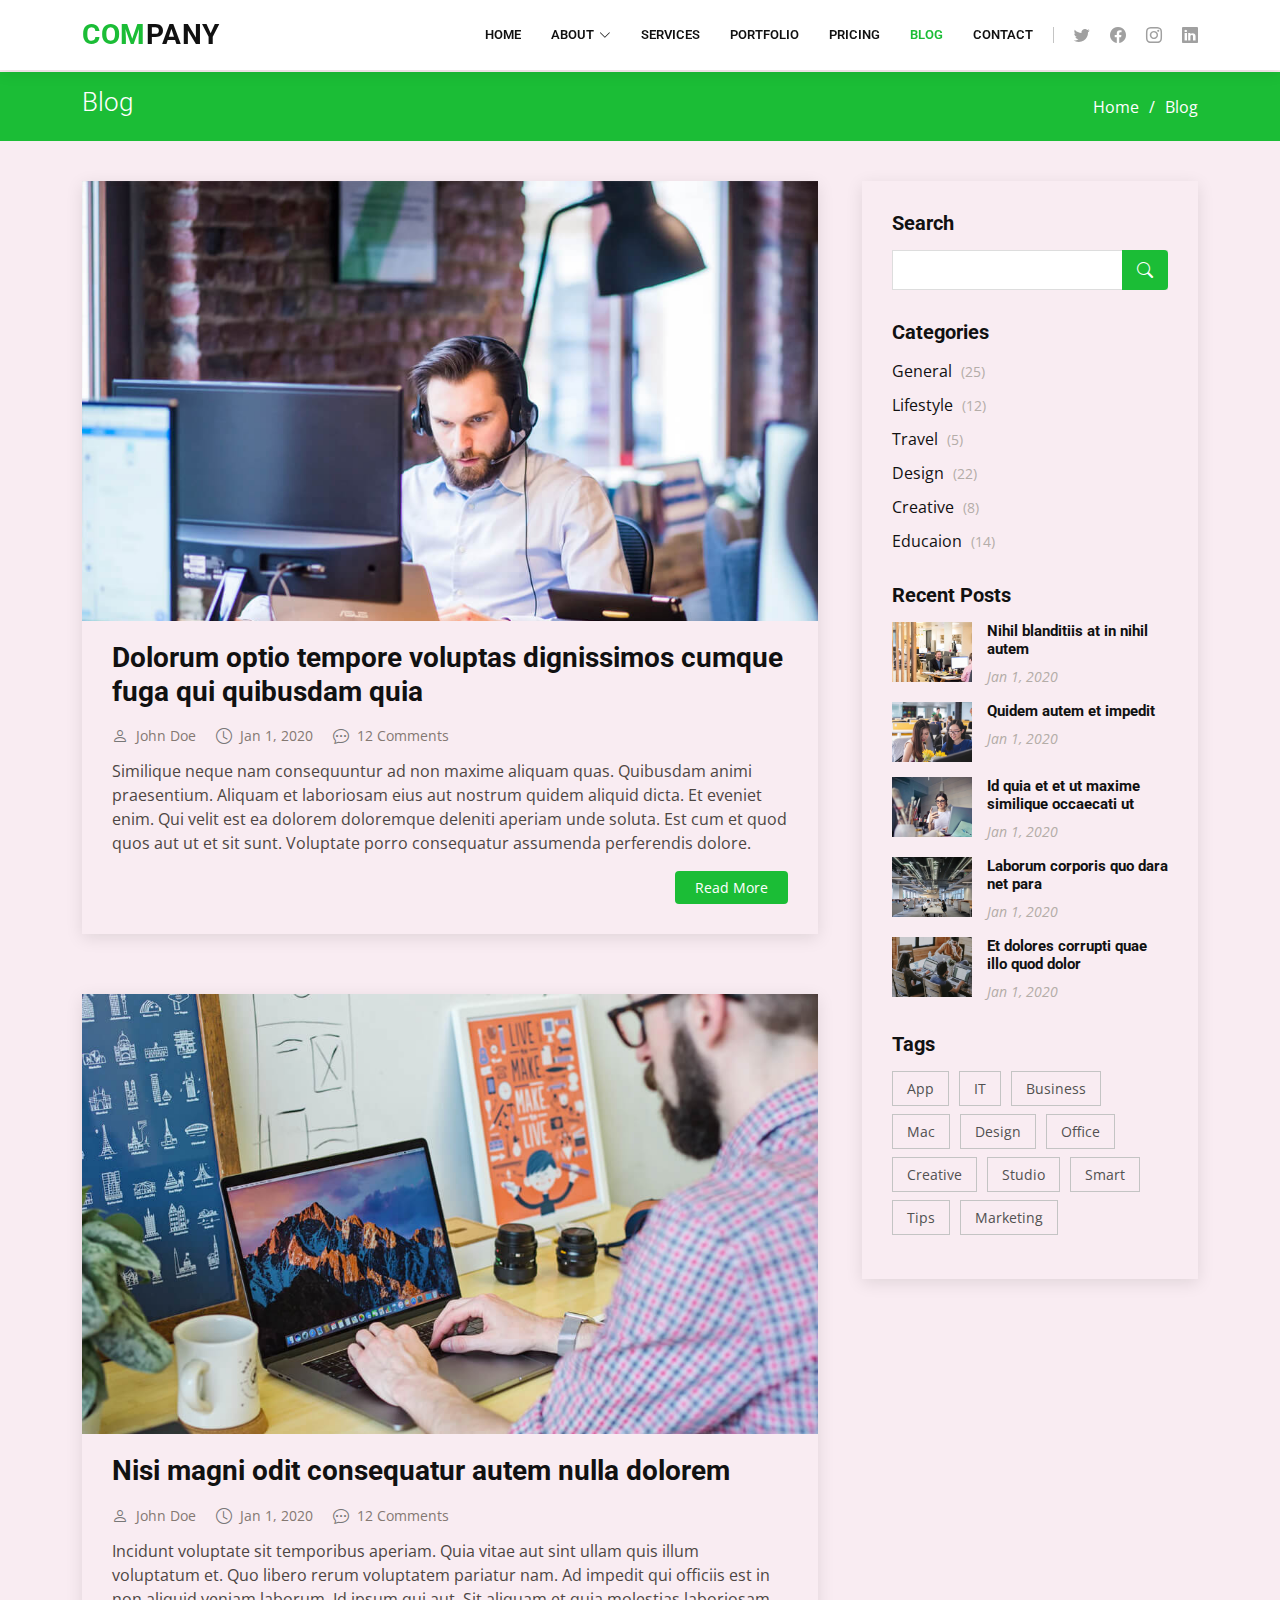
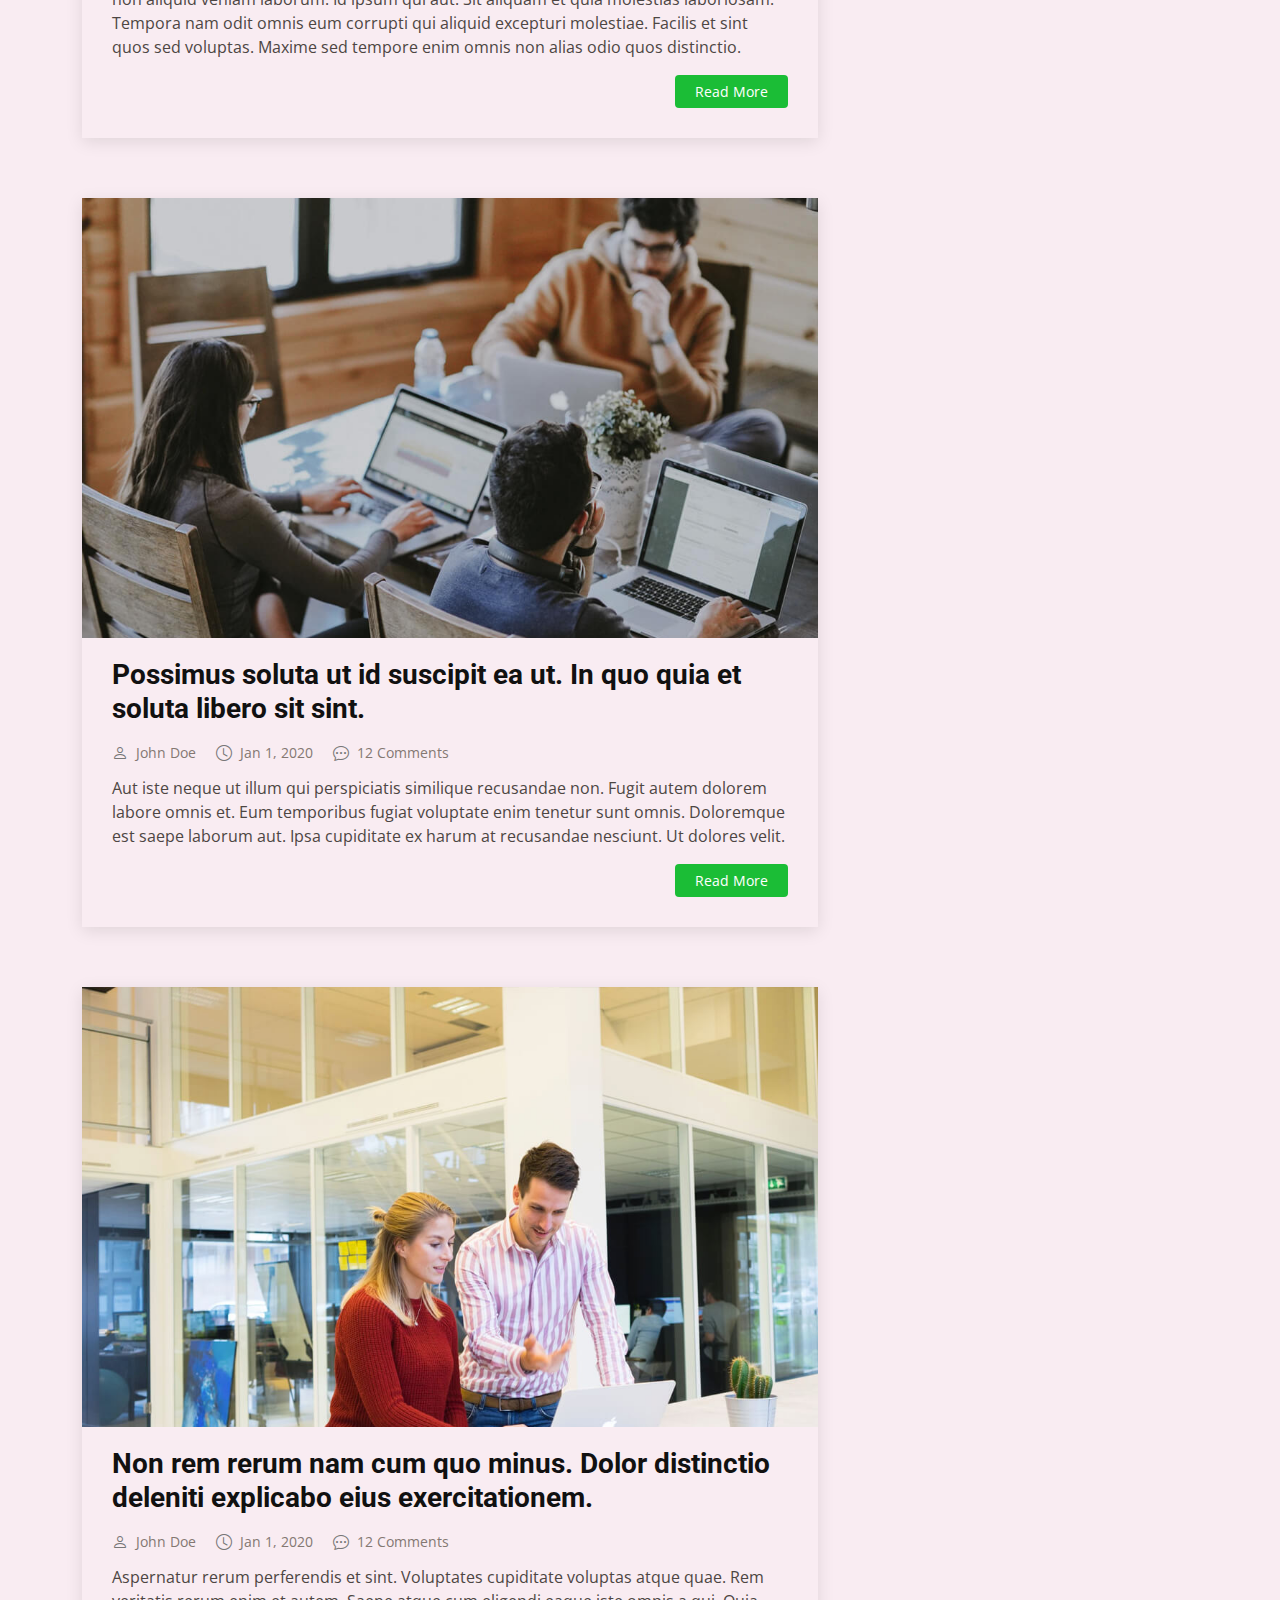
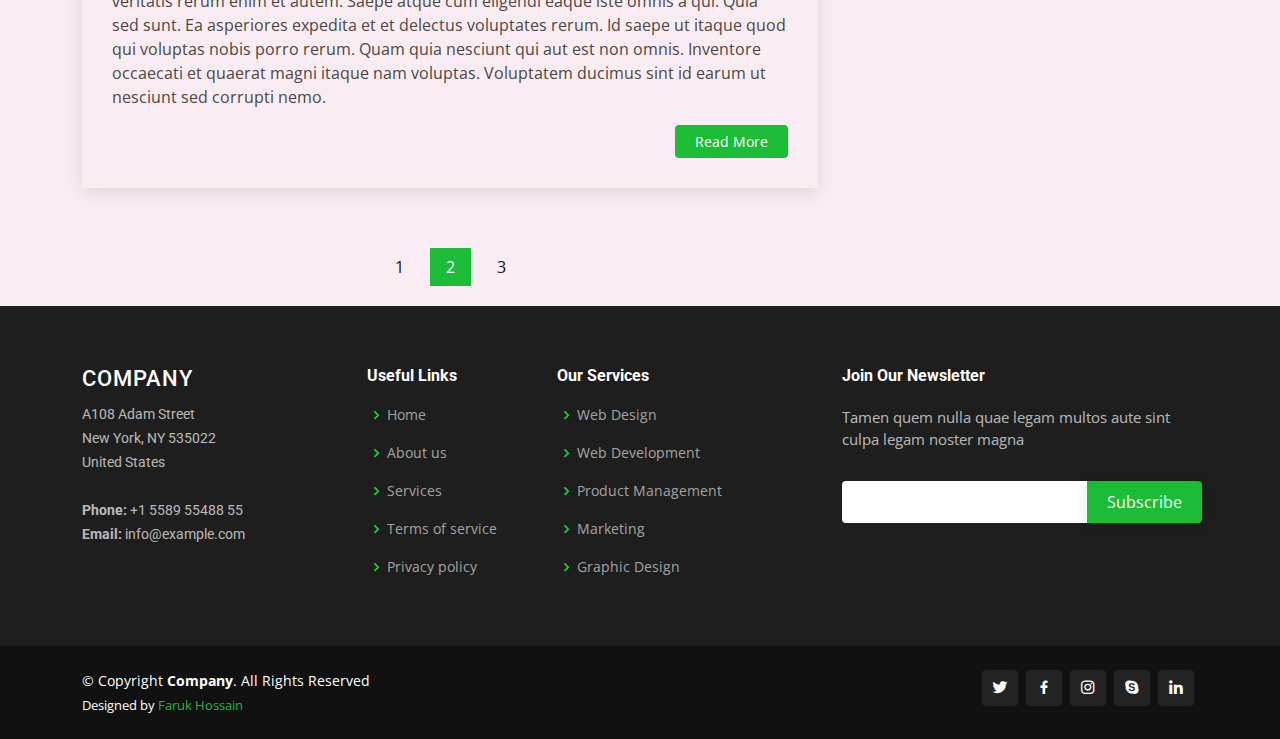
<file: blog.html>
<!DOCTYPE html>
<html lang="en">

<head>
  <meta charset="utf-8">
  <meta content="width=device-width, initial-scale=1.0" name="viewport">

  <title>Blog - Company Bootstrap Template</title>
  <meta content="" name="description">
  <meta content="" name="keywords">

  <!-- Favicons -->
  <!-- <link href="assets/img/favicon.png" rel="icon">
  <link href="assets/img/apple-touch-icon.png" rel="apple-touch-icon"> -->

  <!-- Google Fonts -->
  <link href="https://fonts.googleapis.com/css?family=Open+Sans:300,300i,400,400i,600,600i,700,700i|Roboto:300,300i,400,400i,500,500i,600,600i,700,700i|Poppins:300,300i,400,400i,500,500i,600,600i,700,700i" rel="stylesheet">

  <!-- Vendor CSS Files -->
  <link href="assets/vendor/animate.css/animate.min.css" rel="stylesheet">
  <link href="assets/vendor/aos/aos.css" rel="stylesheet">
  <link href="assets/vendor/bootstrap/css/bootstrap.min.css" rel="stylesheet">
  <link href="assets/vendor/bootstrap-icons/bootstrap-icons.css" rel="stylesheet">
  <link href="assets/vendor/boxicons/css/boxicons.min.css" rel="stylesheet">
  <link href="assets/vendor/glightbox/css/glightbox.min.css" rel="stylesheet">
  <link href="assets/vendor/remixicon/remixicon.css" rel="stylesheet">
  <link href="assets/vendor/swiper/swiper-bundle.min.css" rel="stylesheet">

  <!-- Template Main CSS File -->
  <link href="assets/css/style.css" rel="stylesheet">
</head>

<body>

  <!-- ======= Header ======= -->
  <header id="header" class="fixed-top">
    <div class="container d-flex align-items-center">

      <h1 class="logo me-auto"><a href="index.html"><span>Com</span>pany</a></h1>
      <!-- Uncomment below if you prefer to use an image logo -->
      <!-- <a href="index.html" class="logo me-auto me-lg-0"><img src="assets/img/logo.png" alt="" class="img-fluid"></a>-->

      <nav id="navbar" class="navbar order-last order-lg-0">
        <ul>
          <li><a href="index.html">Home</a></li>

          <li class="dropdown"><a href="#"><span>About</span> <i class="bi bi-chevron-down"></i></a>
            <ul>
              <li><a href="about.html">About Us</a></li>
              <li><a href="team.html">Team</a></li>
              <li><a href="testimonials.html">Testimonials</a></li>
              <li class="dropdown"><a href="#"><span>Deep Drop Down</span> <i class="bi bi-chevron-right"></i></a>
                <ul>
                  <li><a href="#">Deep Drop Down 1</a></li>
                  <li><a href="#">Deep Drop Down 2</a></li>
                  <li><a href="#">Deep Drop Down 3</a></li>
                  <li><a href="#">Deep Drop Down 4</a></li>
                  <li><a href="#">Deep Drop Down 5</a></li>
                </ul>
              </li>
            </ul>
          </li>

          <li><a href="services.html">Services</a></li>
          <li><a href="portfolio.html">Portfolio</a></li>
          <li><a href="pricing.html">Pricing</a></li>
          <li><a href="blog.html" class="active">Blog</a></li>
          <li><a href="contact.html">Contact</a></li>

        </ul>
        <i class="bi bi-list mobile-nav-toggle"></i>
      </nav><!-- .navbar -->

      <div class="header-social-links d-flex">
        <a href="#" class="twitter"><i class="bu bi-twitter"></i></a>
        <a href="#" class="facebook"><i class="bu bi-facebook"></i></a>
        <a href="#" class="instagram"><i class="bu bi-instagram"></i></a>
        <a href="#" class="linkedin"><i class="bu bi-linkedin"></i></i></a>
      </div>

    </div>
  </header><!-- End Header -->

  <main id="main">

    <!-- ======= Breadcrumbs ======= -->
    <section id="breadcrumbs" class="breadcrumbs">
      <div class="container">

        <div class="d-flex justify-content-between align-items-center">
          <h2>Blog</h2>
          <ol>
            <li><a href="index.html">Home</a></li>
            <li>Blog</li>
          </ol>
        </div>

      </div>
    </section><!-- End Breadcrumbs -->

    <!-- ======= Blog Section ======= -->
    <section id="blog" class="blog">
      <div class="container" data-aos="fade-up">

        <div class="row">

          <div class="col-lg-8 entries">

            <article class="entry">

              <div class="entry-img">
                <img src="assets/img/blog/blog-1.jpg" alt="" class="img-fluid">
              </div>

              <h2 class="entry-title">
                <a href="blog-single.html">Dolorum optio tempore voluptas dignissimos cumque fuga qui quibusdam quia</a>
              </h2>

              <div class="entry-meta">
                <ul>
                  <li class="d-flex align-items-center"><i class="bi bi-person"></i> <a href="blog-single.html">John Doe</a></li>
                  <li class="d-flex align-items-center"><i class="bi bi-clock"></i> <a href="blog-single.html"><time datetime="2020-01-01">Jan 1, 2020</time></a></li>
                  <li class="d-flex align-items-center"><i class="bi bi-chat-dots"></i> <a href="blog-single.html">12 Comments</a></li>
                </ul>
              </div>

              <div class="entry-content">
                <p>
                  Similique neque nam consequuntur ad non maxime aliquam quas. Quibusdam animi praesentium. Aliquam et laboriosam eius aut nostrum quidem aliquid dicta.
                  Et eveniet enim. Qui velit est ea dolorem doloremque deleniti aperiam unde soluta. Est cum et quod quos aut ut et sit sunt. Voluptate porro consequatur assumenda perferendis dolore.
                </p>
                <div class="read-more">
                  <a href="blog-single.html">Read More</a>
                </div>
              </div>

            </article><!-- End blog entry -->

            <article class="entry">

              <div class="entry-img">
                <img src="assets/img/blog/blog-2.jpg" alt="" class="img-fluid">
              </div>

              <h2 class="entry-title">
                <a href="blog-single.html">Nisi magni odit consequatur autem nulla dolorem</a>
              </h2>

              <div class="entry-meta">
                <ul>
                  <li class="d-flex align-items-center"><i class="bi bi-person"></i> <a href="blog-single.html">John Doe</a></li>
                  <li class="d-flex align-items-center"><i class="bi bi-clock"></i> <a href="blog-single.html"><time datetime="2020-01-01">Jan 1, 2020</time></a></li>
                  <li class="d-flex align-items-center"><i class="bi bi-chat-dots"></i> <a href="blog-single.html">12 Comments</a></li>
                </ul>
              </div>

              <div class="entry-content">
                <p>
                  Incidunt voluptate sit temporibus aperiam. Quia vitae aut sint ullam quis illum voluptatum et. Quo libero rerum voluptatem pariatur nam.
                  Ad impedit qui officiis est in non aliquid veniam laborum. Id ipsum qui aut. Sit aliquam et quia molestias laboriosam. Tempora nam odit omnis eum corrupti qui aliquid excepturi molestiae. Facilis et sint quos sed voluptas. Maxime sed tempore enim omnis non alias odio quos distinctio.
                </p>
                <div class="read-more">
                  <a href="blog-single.html">Read More</a>
                </div>
              </div>

            </article><!-- End blog entry -->

            <article class="entry">

              <div class="entry-img">
                <img src="assets/img/blog/blog-3.jpg" alt="" class="img-fluid">
              </div>

              <h2 class="entry-title">
                <a href="blog-single.html">Possimus soluta ut id suscipit ea ut. In quo quia et soluta libero sit sint.</a>
              </h2>

              <div class="entry-meta">
                <ul>
                  <li class="d-flex align-items-center"><i class="bi bi-person"></i> <a href="blog-single.html">John Doe</a></li>
                  <li class="d-flex align-items-center"><i class="bi bi-clock"></i> <a href="blog-single.html"><time datetime="2020-01-01">Jan 1, 2020</time></a></li>
                  <li class="d-flex align-items-center"><i class="bi bi-chat-dots"></i> <a href="blog-single.html">12 Comments</a></li>
                </ul>
              </div>

              <div class="entry-content">
                <p>
                  Aut iste neque ut illum qui perspiciatis similique recusandae non. Fugit autem dolorem labore omnis et. Eum temporibus fugiat voluptate enim tenetur sunt omnis.
                  Doloremque est saepe laborum aut. Ipsa cupiditate ex harum at recusandae nesciunt. Ut dolores velit.
                </p>
                <div class="read-more">
                  <a href="blog-single.html">Read More</a>
                </div>
              </div>

            </article><!-- End blog entry -->

            <article class="entry">

              <div class="entry-img">
                <img src="assets/img/blog/blog-4.jpg" alt="" class="img-fluid">
              </div>

              <h2 class="entry-title">
                <a href="blog-single.html">Non rem rerum nam cum quo minus. Dolor distinctio deleniti explicabo eius exercitationem.</a>
              </h2>

              <div class="entry-meta">
                <ul>
                  <li class="d-flex align-items-center"><i class="bi bi-person"></i> <a href="blog-single.html">John Doe</a></li>
                  <li class="d-flex align-items-center"><i class="bi bi-clock"></i> <a href="blog-single.html"><time datetime="2020-01-01">Jan 1, 2020</time></a></li>
                  <li class="d-flex align-items-center"><i class="bi bi-chat-dots"></i> <a href="blog-single.html">12 Comments</a></li>
                </ul>
              </div>

              <div class="entry-content">
                <p>
                  Aspernatur rerum perferendis et sint. Voluptates cupiditate voluptas atque quae. Rem veritatis rerum enim et autem. Saepe atque cum eligendi eaque iste omnis a qui.
                  Quia sed sunt. Ea asperiores expedita et et delectus voluptates rerum. Id saepe ut itaque quod qui voluptas nobis porro rerum. Quam quia nesciunt qui aut est non omnis. Inventore occaecati et quaerat magni itaque nam voluptas. Voluptatem ducimus sint id earum ut nesciunt sed corrupti nemo.
                </p>
                <div class="read-more">
                  <a href="blog-single.html">Read More</a>
                </div>
              </div>

            </article><!-- End blog entry -->

            <div class="blog-pagination">
              <ul class="justify-content-center">
                <li><a href="#">1</a></li>
                <li class="active"><a href="#">2</a></li>
                <li><a href="#">3</a></li>
              </ul>
            </div>

          </div><!-- End blog entries list -->

          <div class="col-lg-4">

            <div class="sidebar">

              <h3 class="sidebar-title">Search</h3>
              <div class="sidebar-item search-form">
                <form action="">
                  <input type="text">
                  <button type="submit"><i class="bi bi-search"></i></button>
                </form>
              </div><!-- End sidebar search formn-->

              <h3 class="sidebar-title">Categories</h3>
              <div class="sidebar-item categories">
                <ul>
                  <li><a href="#">General <span>(25)</span></a></li>
                  <li><a href="#">Lifestyle <span>(12)</span></a></li>
                  <li><a href="#">Travel <span>(5)</span></a></li>
                  <li><a href="#">Design <span>(22)</span></a></li>
                  <li><a href="#">Creative <span>(8)</span></a></li>
                  <li><a href="#">Educaion <span>(14)</span></a></li>
                </ul>
              </div><!-- End sidebar categories-->

              <h3 class="sidebar-title">Recent Posts</h3>
              <div class="sidebar-item recent-posts">
                <div class="post-item clearfix">
                  <img src="assets/img/blog/blog-recent-1.jpg" alt="">
                  <h4><a href="blog-single.html">Nihil blanditiis at in nihil autem</a></h4>
                  <time datetime="2020-01-01">Jan 1, 2020</time>
                </div>

                <div class="post-item clearfix">
                  <img src="assets/img/blog/blog-recent-2.jpg" alt="">
                  <h4><a href="blog-single.html">Quidem autem et impedit</a></h4>
                  <time datetime="2020-01-01">Jan 1, 2020</time>
                </div>

                <div class="post-item clearfix">
                  <img src="assets/img/blog/blog-recent-3.jpg" alt="">
                  <h4><a href="blog-single.html">Id quia et et ut maxime similique occaecati ut</a></h4>
                  <time datetime="2020-01-01">Jan 1, 2020</time>
                </div>

                <div class="post-item clearfix">
                  <img src="assets/img/blog/blog-recent-4.jpg" alt="">
                  <h4><a href="blog-single.html">Laborum corporis quo dara net para</a></h4>
                  <time datetime="2020-01-01">Jan 1, 2020</time>
                </div>

                <div class="post-item clearfix">
                  <img src="assets/img/blog/blog-recent-5.jpg" alt="">
                  <h4><a href="blog-single.html">Et dolores corrupti quae illo quod dolor</a></h4>
                  <time datetime="2020-01-01">Jan 1, 2020</time>
                </div>

              </div><!-- End sidebar recent posts-->

              <h3 class="sidebar-title">Tags</h3>
              <div class="sidebar-item tags">
                <ul>
                  <li><a href="#">App</a></li>
                  <li><a href="#">IT</a></li>
                  <li><a href="#">Business</a></li>
                  <li><a href="#">Mac</a></li>
                  <li><a href="#">Design</a></li>
                  <li><a href="#">Office</a></li>
                  <li><a href="#">Creative</a></li>
                  <li><a href="#">Studio</a></li>
                  <li><a href="#">Smart</a></li>
                  <li><a href="#">Tips</a></li>
                  <li><a href="#">Marketing</a></li>
                </ul>
              </div><!-- End sidebar tags-->

            </div><!-- End sidebar -->

          </div><!-- End blog sidebar -->

        </div>

      </div>
    </section><!-- End Blog Section -->

  </main><!-- End #main -->

  <!-- ======= Footer ======= -->
  <footer id="footer">

    <div class="footer-top">
      <div class="container">
        <div class="row">

          <div class="col-lg-3 col-md-6 footer-contact">
            <h3>Company</h3>
            <p>
              A108 Adam Street <br>
              New York, NY 535022<br>
              United States <br><br>
              <strong>Phone:</strong> +1 5589 55488 55<br>
              <strong>Email:</strong> info@example.com<br>
            </p>
          </div>

          <div class="col-lg-2 col-md-6 footer-links">
            <h4>Useful Links</h4>
            <ul>
              <li><i class="bx bx-chevron-right"></i> <a href="#">Home</a></li>
              <li><i class="bx bx-chevron-right"></i> <a href="#">About us</a></li>
              <li><i class="bx bx-chevron-right"></i> <a href="#">Services</a></li>
              <li><i class="bx bx-chevron-right"></i> <a href="#">Terms of service</a></li>
              <li><i class="bx bx-chevron-right"></i> <a href="#">Privacy policy</a></li>
            </ul>
          </div>

          <div class="col-lg-3 col-md-6 footer-links">
            <h4>Our Services</h4>
            <ul>
              <li><i class="bx bx-chevron-right"></i> <a href="#">Web Design</a></li>
              <li><i class="bx bx-chevron-right"></i> <a href="#">Web Development</a></li>
              <li><i class="bx bx-chevron-right"></i> <a href="#">Product Management</a></li>
              <li><i class="bx bx-chevron-right"></i> <a href="#">Marketing</a></li>
              <li><i class="bx bx-chevron-right"></i> <a href="#">Graphic Design</a></li>
            </ul>
          </div>

          <div class="col-lg-4 col-md-6 footer-newsletter">
            <h4>Join Our Newsletter</h4>
            <p>Tamen quem nulla quae legam multos aute sint culpa legam noster magna</p>
            <form action="" method="post">
              <input type="email" name="email"><input type="submit" value="Subscribe">
            </form>
          </div>

        </div>
      </div>
    </div>

    <div class="container d-md-flex py-4">

      <div class="me-md-auto text-center text-md-start">
        <div class="copyright">
          &copy; Copyright <strong><span>Company</span></strong>. All Rights Reserved
        </div>
        <div class="credits">
          Designed by <a href="https://github.com/Faruqdigital">Faruk Hossain</a>
        </div>
      </div>
      <div class="social-links text-center text-md-right pt-3 pt-md-0">
        <a href="#" class="twitter"><i class="bx bxl-twitter"></i></a>
        <a href="#" class="facebook"><i class="bx bxl-facebook"></i></a>
        <a href="#" class="instagram"><i class="bx bxl-instagram"></i></a>
        <a href="#" class="google-plus"><i class="bx bxl-skype"></i></a>
        <a href="#" class="linkedin"><i class="bx bxl-linkedin"></i></a>
      </div>
    </div>
  </footer><!-- End Footer -->

  <a href="#" class="back-to-top d-flex align-items-center justify-content-center"><i class="bi bi-arrow-up-short"></i></a>

  <!-- Vendor JS Files -->
  <script src="assets/vendor/aos/aos.js"></script>
  <script src="assets/vendor/bootstrap/js/bootstrap.bundle.min.js"></script>
  <script src="assets/vendor/glightbox/js/glightbox.min.js"></script>
  <script src="assets/vendor/isotope-layout/isotope.pkgd.min.js"></script>
  <script src="assets/vendor/swiper/swiper-bundle.min.js"></script>
  <script src="assets/vendor/waypoints/noframework.waypoints.js"></script>
  <script src="assets/vendor/php-email-form/validate.js"></script>

  <!-- Template Main JS File -->
  <script src="assets/js/main.js"></script>

</body>

</html>
</file>
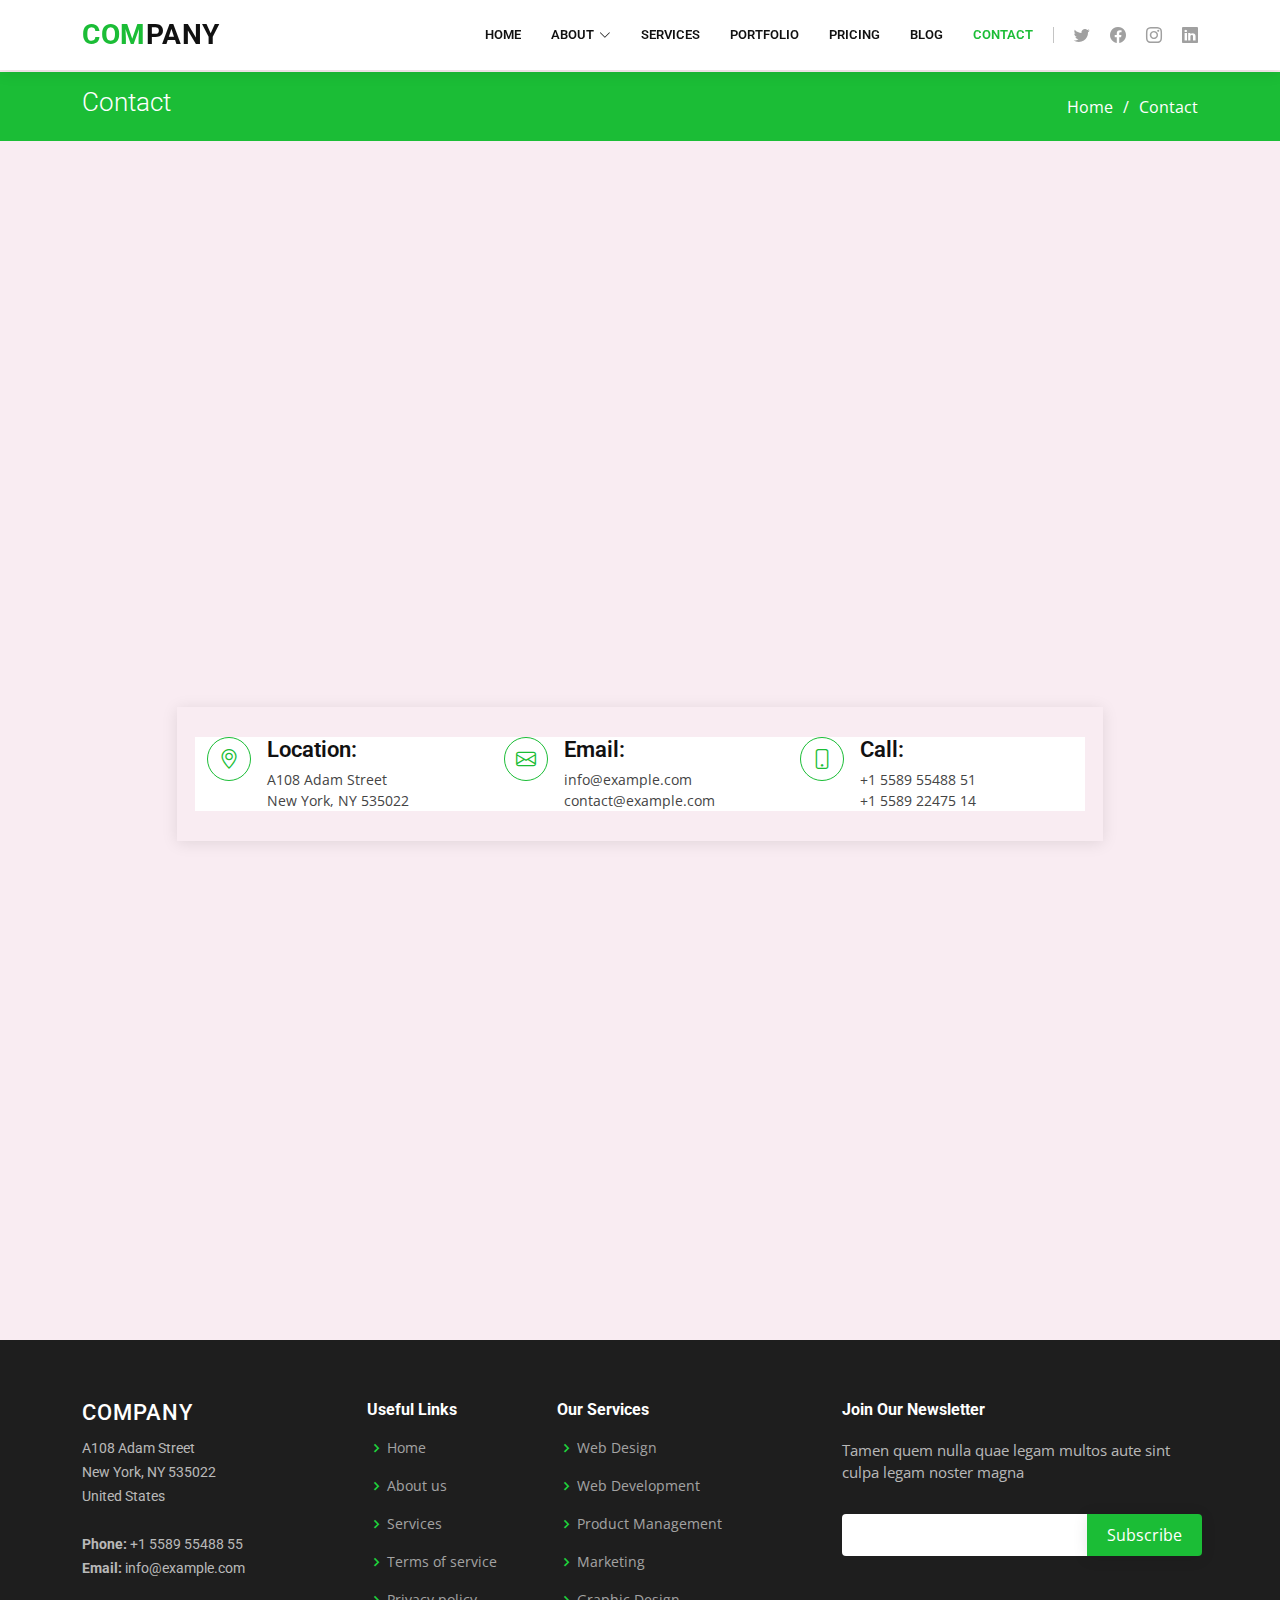
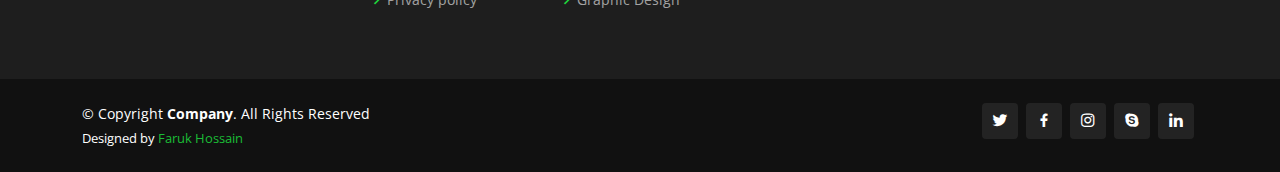
<file: contact.html>
<!DOCTYPE html>
<html lang="en">

<head>
  <meta charset="utf-8">
  <meta content="width=device-width, initial-scale=1.0" name="viewport">

  <title>Contact - Company Bootstrap Template</title>
  <meta content="" name="description">
  <meta content="" name="keywords">

  <!-- Favicons -->
  <!-- <link href="assets/img/favicon.png" rel="icon">
  <link href="assets/img/apple-touch-icon.png" rel="apple-touch-icon"> -->

  <!-- Google Fonts -->
  <link href="https://fonts.googleapis.com/css?family=Open+Sans:300,300i,400,400i,600,600i,700,700i|Roboto:300,300i,400,400i,500,500i,600,600i,700,700i|Poppins:300,300i,400,400i,500,500i,600,600i,700,700i" rel="stylesheet">

  <!-- Vendor CSS Files -->
  <link href="assets/vendor/animate.css/animate.min.css" rel="stylesheet">
  <link href="assets/vendor/aos/aos.css" rel="stylesheet">
  <link href="assets/vendor/bootstrap/css/bootstrap.min.css" rel="stylesheet">
  <link href="assets/vendor/bootstrap-icons/bootstrap-icons.css" rel="stylesheet">
  <link href="assets/vendor/boxicons/css/boxicons.min.css" rel="stylesheet">
  <link href="assets/vendor/glightbox/css/glightbox.min.css" rel="stylesheet">
  <link href="assets/vendor/remixicon/remixicon.css" rel="stylesheet">
  <link href="assets/vendor/swiper/swiper-bundle.min.css" rel="stylesheet">

  <!-- Template Main CSS File -->
  <link href="assets/css/style.css" rel="stylesheet">
</head>

<body>

  <!-- ======= Header ======= -->
  <header id="header" class="fixed-top">
    <div class="container d-flex align-items-center">

      <h1 class="logo me-auto"><a href="index.html"><span>Com</span>pany</a></h1>
      <!-- Uncomment below if you prefer to use an image logo -->
      <!-- <a href="index.html" class="logo me-auto me-lg-0"><img src="assets/img/logo.png" alt="" class="img-fluid"></a>-->

      <nav id="navbar" class="navbar order-last order-lg-0">
        <ul>
          <li><a href="index.html">Home</a></li>

          <li class="dropdown"><a href="#"><span>About</span> <i class="bi bi-chevron-down"></i></a>
            <ul>
              <li><a href="about.html">About Us</a></li>
              <li><a href="team.html">Team</a></li>
              <li><a href="testimonials.html">Testimonials</a></li>
              <li class="dropdown"><a href="#"><span>Deep Drop Down</span> <i class="bi bi-chevron-right"></i></a>
                <ul>
                  <li><a href="#">Deep Drop Down 1</a></li>
                  <li><a href="#">Deep Drop Down 2</a></li>
                  <li><a href="#">Deep Drop Down 3</a></li>
                  <li><a href="#">Deep Drop Down 4</a></li>
                  <li><a href="#">Deep Drop Down 5</a></li>
                </ul>
              </li>
            </ul>
          </li>

          <li><a href="services.html">Services</a></li>
          <li><a href="portfolio.html">Portfolio</a></li>
          <li><a href="pricing.html">Pricing</a></li>
          <li><a href="blog.html">Blog</a></li>
          <li><a href="contact.html" class="active">Contact</a></li>

        </ul>
        <i class="bi bi-list mobile-nav-toggle"></i>
      </nav><!-- .navbar -->

      <div class="header-social-links d-flex">
        <a href="#" class="twitter"><i class="bu bi-twitter"></i></a>
        <a href="#" class="facebook"><i class="bu bi-facebook"></i></a>
        <a href="#" class="instagram"><i class="bu bi-instagram"></i></a>
        <a href="#" class="linkedin"><i class="bu bi-linkedin"></i></i></a>
      </div>

    </div>
  </header><!-- End Header -->

  <main id="main">

    <!-- ======= Breadcrumbs ======= -->
    <section id="breadcrumbs" class="breadcrumbs">
      <div class="container">

        <div class="d-flex justify-content-between align-items-center">
          <h2>Contact</h2>
          <ol>
            <li><a href="index.html">Home</a></li>
            <li>Contact</li>
          </ol>
        </div>

      </div>
    </section><!-- End Breadcrumbs -->

    <!-- ======= Contact Section ======= -->
    <div class="map-section">
      <iframe style="border:0; width: 100%; height: 500px;" src="https://www.google.com/maps/embed?pb=!1m18!1m12!1m3!1d470780.008617396!2d88.85359587468615!3d22.803619307615328!2m3!1f0!2f0!3f0!3m2!1i1024!2i768!4f13.1!3m3!1m2!1s0x39ff67faec8bb933%3A0x94b4220075e62630!2sFaruk%20Hossain!5e0!3m2!1sen!2sbd!4v1692301197855!5m2!1sen!2sbd" frameborder="0" allowfullscreen></iframe>
    </div>

    <section id="contact" class="contact">
      <div class="container">

        <div class="row justify-content-center" data-aos="fade-up">

          <div class="col-lg-10">

            <div class="info-wrap">
              <div class="row">
                <div class="col-lg-4 info">
                  <i class="bi bi-geo-alt"></i>
                  <h4>Location:</h4>
                  <p>A108 Adam Street<br>New York, NY 535022</p>
                </div>

                <div class="col-lg-4 info mt-4 mt-lg-0">
                  <i class="bi bi-envelope"></i>
                  <h4>Email:</h4>
                  <p>info@example.com<br>contact@example.com</p>
                </div>

                <div class="col-lg-4 info mt-4 mt-lg-0">
                  <i class="bi bi-phone"></i>
                  <h4>Call:</h4>
                  <p>+1 5589 55488 51<br>+1 5589 22475 14</p>
                </div>
              </div>
            </div>

          </div>

        </div>

        <div class="row mt-5 justify-content-center" data-aos="fade-up">
          <div class="col-lg-10">
            <form action="forms/contact.php" method="post" role="form" class="php-email-form">
              <div class="row">
                <div class="col-md-6 form-group">
                  <input type="text" name="name" class="form-control" id="name" placeholder="Your Name" required>
                </div>
                <div class="col-md-6 form-group mt-3 mt-md-0">
                  <input type="email" class="form-control" name="email" id="email" placeholder="Your Email" required>
                </div>
              </div>
              <div class="form-group mt-3">
                <input type="text" class="form-control" name="subject" id="subject" placeholder="Subject" required>
              </div>
              <div class="form-group mt-3">
                <textarea class="form-control" name="message" rows="5" placeholder="Message" required></textarea>
              </div>
              <div class="my-3">
                <div class="loading">Loading</div>
                <div class="error-message"></div>
                <div class="sent-message">Your message has been sent. Thank you!</div>
              </div>
              <div class="text-center"><button type="submit">Send Message</button></div>
            </form>
          </div>

        </div>

      </div>
    </section><!-- End Contact Section -->

  </main><!-- End #main -->

  <!-- ======= Footer ======= -->
  <footer id="footer">

    <div class="footer-top">
      <div class="container">
        <div class="row">

          <div class="col-lg-3 col-md-6 footer-contact">
            <h3>Company</h3>
            <p>
              A108 Adam Street <br>
              New York, NY 535022<br>
              United States <br><br>
              <strong>Phone:</strong> +1 5589 55488 55<br>
              <strong>Email:</strong> info@example.com<br>
            </p>
          </div>

          <div class="col-lg-2 col-md-6 footer-links">
            <h4>Useful Links</h4>
            <ul>
              <li><i class="bx bx-chevron-right"></i> <a href="#">Home</a></li>
              <li><i class="bx bx-chevron-right"></i> <a href="#">About us</a></li>
              <li><i class="bx bx-chevron-right"></i> <a href="#">Services</a></li>
              <li><i class="bx bx-chevron-right"></i> <a href="#">Terms of service</a></li>
              <li><i class="bx bx-chevron-right"></i> <a href="#">Privacy policy</a></li>
            </ul>
          </div>

          <div class="col-lg-3 col-md-6 footer-links">
            <h4>Our Services</h4>
            <ul>
              <li><i class="bx bx-chevron-right"></i> <a href="#">Web Design</a></li>
              <li><i class="bx bx-chevron-right"></i> <a href="#">Web Development</a></li>
              <li><i class="bx bx-chevron-right"></i> <a href="#">Product Management</a></li>
              <li><i class="bx bx-chevron-right"></i> <a href="#">Marketing</a></li>
              <li><i class="bx bx-chevron-right"></i> <a href="#">Graphic Design</a></li>
            </ul>
          </div>

          <div class="col-lg-4 col-md-6 footer-newsletter">
            <h4>Join Our Newsletter</h4>
            <p>Tamen quem nulla quae legam multos aute sint culpa legam noster magna</p>
            <form action="" method="post">
              <input type="email" name="email"><input type="submit" value="Subscribe">
            </form>
          </div>

        </div>
      </div>
    </div>

    <div class="container d-md-flex py-4">

      <div class="me-md-auto text-center text-md-start">
        <div class="copyright">
          &copy; Copyright <strong><span>Company</span></strong>. All Rights Reserved
        </div>
        <div class="credits">
          Designed by <a href="https://github.com/Faruqdigital">Faruk Hossain</a>
        </div>
      </div>
      <div class="social-links text-center text-md-right pt-3 pt-md-0">
        <a href="#" class="twitter"><i class="bx bxl-twitter"></i></a>
        <a href="#" class="facebook"><i class="bx bxl-facebook"></i></a>
        <a href="#" class="instagram"><i class="bx bxl-instagram"></i></a>
        <a href="#" class="google-plus"><i class="bx bxl-skype"></i></a>
        <a href="#" class="linkedin"><i class="bx bxl-linkedin"></i></a>
      </div>
    </div>
  </footer><!-- End Footer -->

  <a href="#" class="back-to-top d-flex align-items-center justify-content-center"><i class="bi bi-arrow-up-short"></i></a>

  <!-- Vendor JS Files -->
  <script src="assets/vendor/aos/aos.js"></script>
  <script src="assets/vendor/bootstrap/js/bootstrap.bundle.min.js"></script>
  <script src="assets/vendor/glightbox/js/glightbox.min.js"></script>
  <script src="assets/vendor/isotope-layout/isotope.pkgd.min.js"></script>
  <script src="assets/vendor/swiper/swiper-bundle.min.js"></script>
  <script src="assets/vendor/waypoints/noframework.waypoints.js"></script>
  <script src="assets/vendor/php-email-form/validate.js"></script>

  <!-- Template Main JS File -->
  <script src="assets/js/main.js"></script>

</body>

</html>
</file>
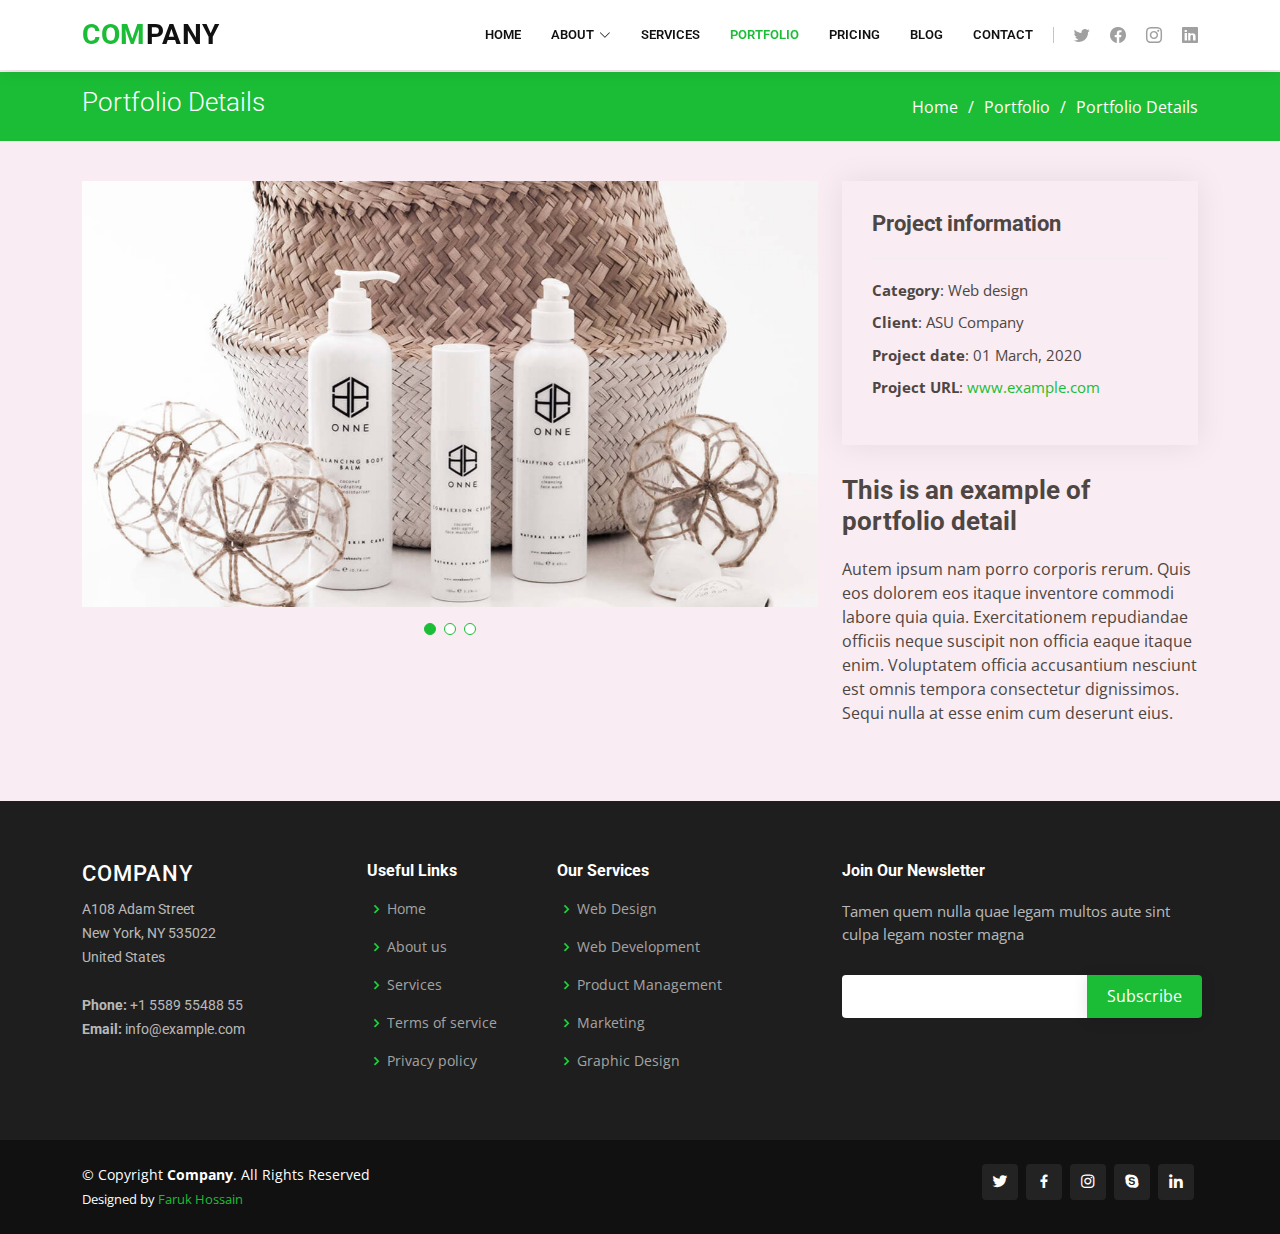
<file: portfolio-details.html>
<!DOCTYPE html>
<html lang="en">

<head>
  <meta charset="utf-8">
  <meta content="width=device-width, initial-scale=1.0" name="viewport">

  <title>Portfolio Details - Company Bootstrap Template</title>
  <meta content="" name="description">
  <meta content="" name="keywords">

  <!-- Favicons -->
  <!-- <link href="assets/img/favicon.png" rel="icon">
  <link href="assets/img/apple-touch-icon.png" rel="apple-touch-icon"> -->

  <!-- Google Fonts -->
  <link href="https://fonts.googleapis.com/css?family=Open+Sans:300,300i,400,400i,600,600i,700,700i|Roboto:300,300i,400,400i,500,500i,600,600i,700,700i|Poppins:300,300i,400,400i,500,500i,600,600i,700,700i" rel="stylesheet">

  <!-- Vendor CSS Files -->
  <link href="assets/vendor/animate.css/animate.min.css" rel="stylesheet">
  <link href="assets/vendor/aos/aos.css" rel="stylesheet">
  <link href="assets/vendor/bootstrap/css/bootstrap.min.css" rel="stylesheet">
  <link href="assets/vendor/bootstrap-icons/bootstrap-icons.css" rel="stylesheet">
  <link href="assets/vendor/boxicons/css/boxicons.min.css" rel="stylesheet">
  <link href="assets/vendor/glightbox/css/glightbox.min.css" rel="stylesheet">
  <link href="assets/vendor/remixicon/remixicon.css" rel="stylesheet">
  <link href="assets/vendor/swiper/swiper-bundle.min.css" rel="stylesheet">

  <!-- Template Main CSS File -->
  <link href="assets/css/style.css" rel="stylesheet">
</head>

<body>

  <!-- ======= Header ======= -->
  <header id="header" class="fixed-top">
    <div class="container d-flex align-items-center">

      <h1 class="logo me-auto"><a href="index.html"><span>Com</span>pany</a></h1>
      <!-- Uncomment below if you prefer to use an image logo -->
      <!-- <a href="index.html" class="logo me-auto me-lg-0"><img src="assets/img/logo.png" alt="" class="img-fluid"></a>-->

      <nav id="navbar" class="navbar order-last order-lg-0">
        <ul>
          <li><a href="index.html">Home</a></li>

          <li class="dropdown"><a href="#"><span>About</span> <i class="bi bi-chevron-down"></i></a>
            <ul>
              <li><a href="about.html">About Us</a></li>
              <li><a href="team.html">Team</a></li>
              <li><a href="testimonials.html">Testimonials</a></li>
              <li class="dropdown"><a href="#"><span>Deep Drop Down</span> <i class="bi bi-chevron-right"></i></a>
                <ul>
                  <li><a href="#">Deep Drop Down 1</a></li>
                  <li><a href="#">Deep Drop Down 2</a></li>
                  <li><a href="#">Deep Drop Down 3</a></li>
                  <li><a href="#">Deep Drop Down 4</a></li>
                  <li><a href="#">Deep Drop Down 5</a></li>
                </ul>
              </li>
            </ul>
          </li>

          <li><a href="services.html">Services</a></li>
          <li><a href="portfolio.html" class="active">Portfolio</a></li>
          <li><a href="pricing.html">Pricing</a></li>
          <li><a href="blog.html">Blog</a></li>
          <li><a href="contact.html">Contact</a></li>

        </ul>
        <i class="bi bi-list mobile-nav-toggle"></i>
      </nav><!-- .navbar -->

      <div class="header-social-links d-flex">
        <a href="#" class="twitter"><i class="bu bi-twitter"></i></a>
        <a href="#" class="facebook"><i class="bu bi-facebook"></i></a>
        <a href="#" class="instagram"><i class="bu bi-instagram"></i></a>
        <a href="#" class="linkedin"><i class="bu bi-linkedin"></i></i></a>
      </div>

    </div>
  </header><!-- End Header -->

  <main id="main">

    <!-- ======= Breadcrumbs ======= -->
    <section id="breadcrumbs" class="breadcrumbs">
      <div class="container">

        <div class="d-flex justify-content-between align-items-center">
          <h2>Portfolio Details</h2>
          <ol>
            <li><a href="index.html">Home</a></li>
            <li><a href="portfolio.html">Portfolio</a></li>
            <li>Portfolio Details</li>
          </ol>
        </div>

      </div>
    </section><!-- End Breadcrumbs -->

    <!-- ======= Portfolio Details Section ======= -->
    <section id="portfolio-details" class="portfolio-details">
      <div class="container" data-aos="fade-up">

        <div class="row gy-4">

          <div class="col-lg-8">
            <div class="portfolio-details-slider swiper">
              <div class="swiper-wrapper align-items-center">

                <div class="swiper-slide">
                  <img src="assets/img/portfolio/portfolio-details-1.jpg" alt="">
                </div>

                <div class="swiper-slide">
                  <img src="assets/img/portfolio/portfolio-details-2.jpg" alt="">
                </div>

                <div class="swiper-slide">
                  <img src="assets/img/portfolio/portfolio-details-3.jpg" alt="">
                </div>

              </div>
              <div class="swiper-pagination"></div>
            </div>
          </div>

          <div class="col-lg-4">
            <div class="portfolio-info">
              <h3>Project information</h3>
              <ul>
                <li><strong>Category</strong>: Web design</li>
                <li><strong>Client</strong>: ASU Company</li>
                <li><strong>Project date</strong>: 01 March, 2020</li>
                <li><strong>Project URL</strong>: <a href="#">www.example.com</a></li>
              </ul>
            </div>
            <div class="portfolio-description">
              <h2>This is an example of portfolio detail</h2>
              <p>
                Autem ipsum nam porro corporis rerum. Quis eos dolorem eos itaque inventore commodi labore quia quia. Exercitationem repudiandae officiis neque suscipit non officia eaque itaque enim. Voluptatem officia accusantium nesciunt est omnis tempora consectetur dignissimos. Sequi nulla at esse enim cum deserunt eius.
              </p>
            </div>
          </div>

        </div>

      </div>
    </section><!-- End Portfolio Details Section -->

  </main><!-- End #main -->

  <!-- ======= Footer ======= -->
  <footer id="footer">

    <div class="footer-top">
      <div class="container">
        <div class="row">

          <div class="col-lg-3 col-md-6 footer-contact">
            <h3>Company</h3>
            <p>
              A108 Adam Street <br>
              New York, NY 535022<br>
              United States <br><br>
              <strong>Phone:</strong> +1 5589 55488 55<br>
              <strong>Email:</strong> info@example.com<br>
            </p>
          </div>

          <div class="col-lg-2 col-md-6 footer-links">
            <h4>Useful Links</h4>
            <ul>
              <li><i class="bx bx-chevron-right"></i> <a href="#">Home</a></li>
              <li><i class="bx bx-chevron-right"></i> <a href="#">About us</a></li>
              <li><i class="bx bx-chevron-right"></i> <a href="#">Services</a></li>
              <li><i class="bx bx-chevron-right"></i> <a href="#">Terms of service</a></li>
              <li><i class="bx bx-chevron-right"></i> <a href="#">Privacy policy</a></li>
            </ul>
          </div>

          <div class="col-lg-3 col-md-6 footer-links">
            <h4>Our Services</h4>
            <ul>
              <li><i class="bx bx-chevron-right"></i> <a href="#">Web Design</a></li>
              <li><i class="bx bx-chevron-right"></i> <a href="#">Web Development</a></li>
              <li><i class="bx bx-chevron-right"></i> <a href="#">Product Management</a></li>
              <li><i class="bx bx-chevron-right"></i> <a href="#">Marketing</a></li>
              <li><i class="bx bx-chevron-right"></i> <a href="#">Graphic Design</a></li>
            </ul>
          </div>

          <div class="col-lg-4 col-md-6 footer-newsletter">
            <h4>Join Our Newsletter</h4>
            <p>Tamen quem nulla quae legam multos aute sint culpa legam noster magna</p>
            <form action="" method="post">
              <input type="email" name="email"><input type="submit" value="Subscribe">
            </form>
          </div>

        </div>
      </div>
    </div>

    <div class="container d-md-flex py-4">

      <div class="me-md-auto text-center text-md-start">
        <div class="copyright">
          &copy; Copyright <strong><span>Company</span></strong>. All Rights Reserved
        </div>
        <div class="credits">
          Designed by <a href="https://github.com/Faruqdigital">Faruk Hossain</a>
        </div>
      </div>
      <div class="social-links text-center text-md-right pt-3 pt-md-0">
        <a href="#" class="twitter"><i class="bx bxl-twitter"></i></a>
        <a href="#" class="facebook"><i class="bx bxl-facebook"></i></a>
        <a href="#" class="instagram"><i class="bx bxl-instagram"></i></a>
        <a href="#" class="google-plus"><i class="bx bxl-skype"></i></a>
        <a href="#" class="linkedin"><i class="bx bxl-linkedin"></i></a>
      </div>
    </div>
  </footer><!-- End Footer -->

  <a href="#" class="back-to-top d-flex align-items-center justify-content-center"><i class="bi bi-arrow-up-short"></i></a>

  <!-- Vendor JS Files -->
  <script src="assets/vendor/aos/aos.js"></script>
  <script src="assets/vendor/bootstrap/js/bootstrap.bundle.min.js"></script>
  <script src="assets/vendor/glightbox/js/glightbox.min.js"></script>
  <script src="assets/vendor/isotope-layout/isotope.pkgd.min.js"></script>
  <script src="assets/vendor/swiper/swiper-bundle.min.js"></script>
  <script src="assets/vendor/waypoints/noframework.waypoints.js"></script>
  <script src="assets/vendor/php-email-form/validate.js"></script>

  <!-- Template Main JS File -->
  <script src="assets/js/main.js"></script>

</body>

</html>
</file>
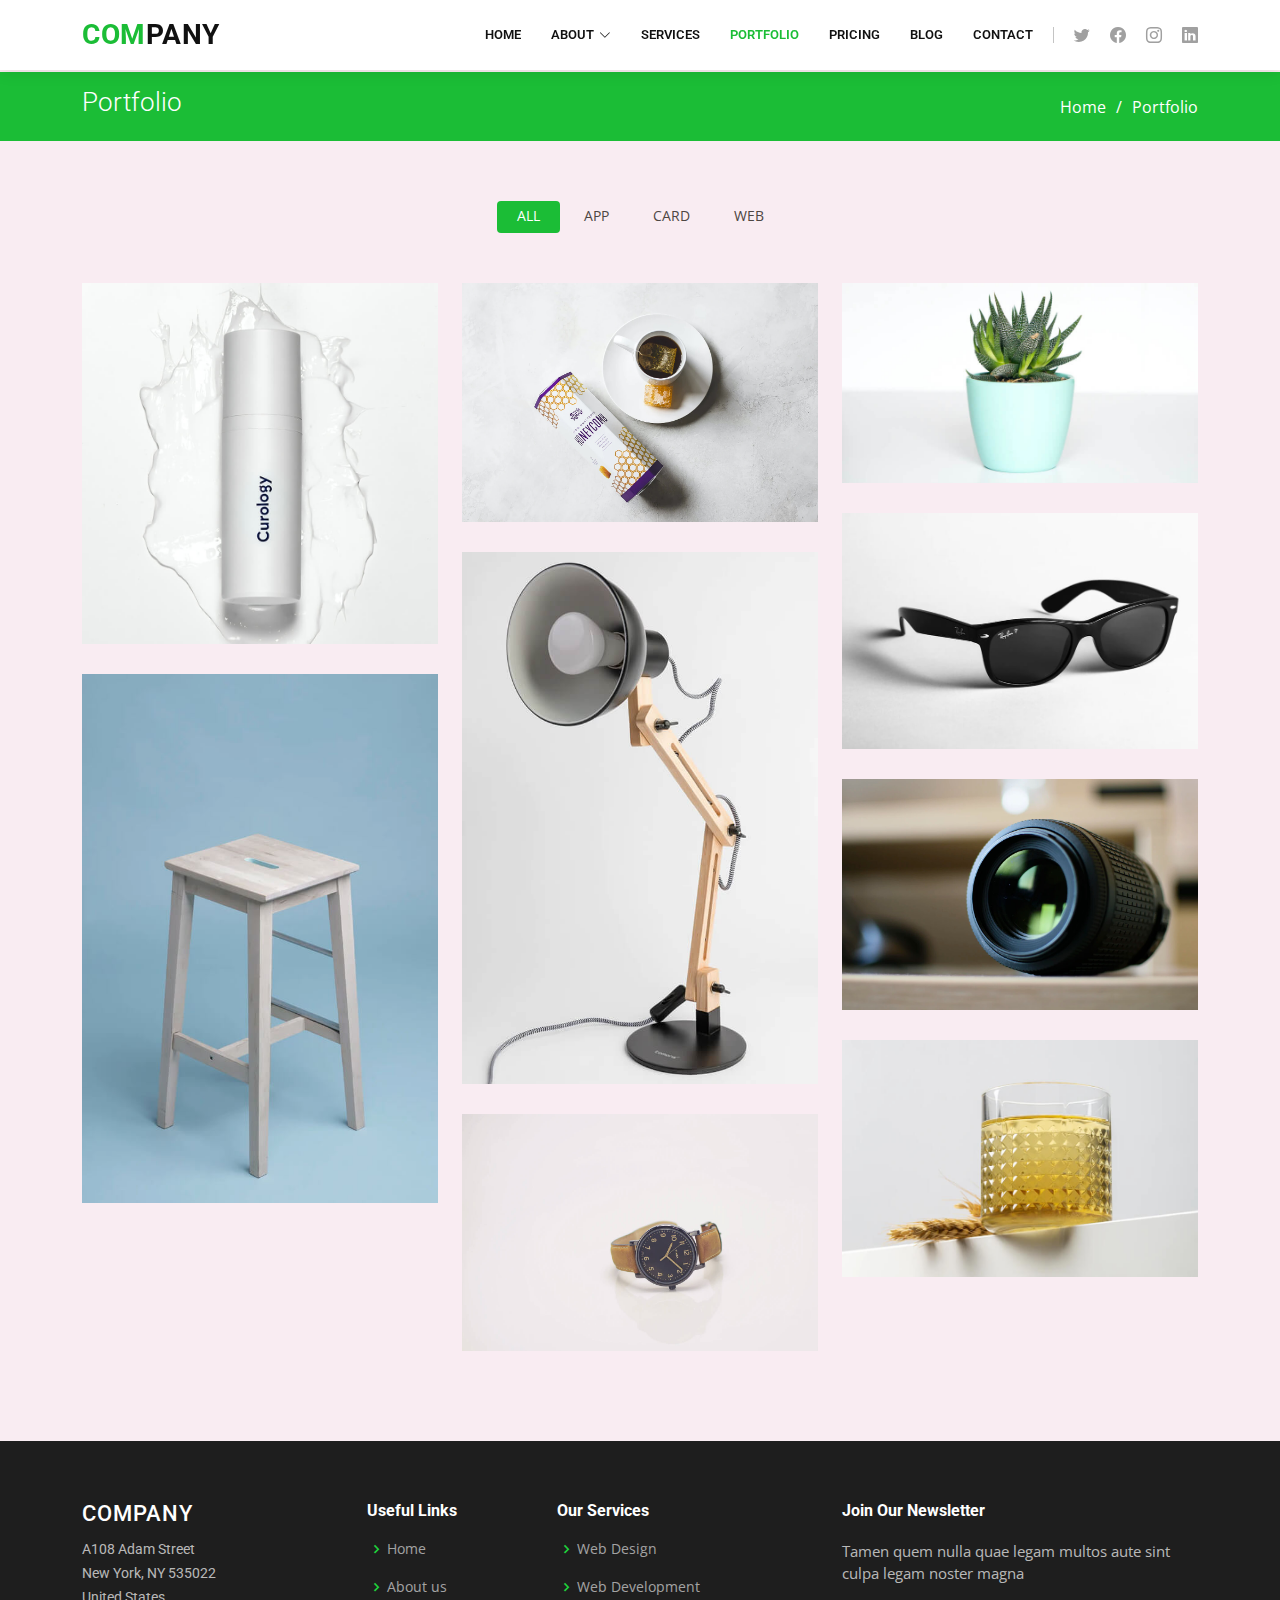
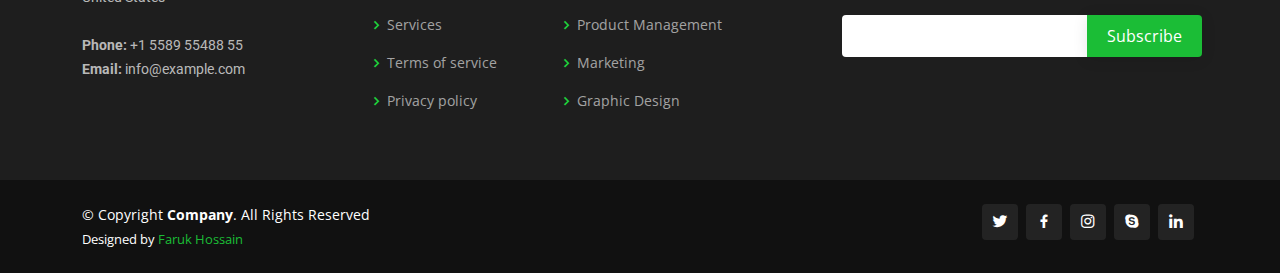
<file: portfolio.html>
<!DOCTYPE html>
<html lang="en">

<head>
  <meta charset="utf-8">
  <meta content="width=device-width, initial-scale=1.0" name="viewport">

  <title>Portfolio - Company Bootstrap Template</title>
  <meta content="" name="description">
  <meta content="" name="keywords">

  <!-- Favicons -->
  <!-- <link href="assets/img/favicon.png" rel="icon">
  <link href="assets/img/apple-touch-icon.png" rel="apple-touch-icon"> -->

  <!-- Google Fonts -->
  <link href="https://fonts.googleapis.com/css?family=Open+Sans:300,300i,400,400i,600,600i,700,700i|Roboto:300,300i,400,400i,500,500i,600,600i,700,700i|Poppins:300,300i,400,400i,500,500i,600,600i,700,700i" rel="stylesheet">

  <!-- Vendor CSS Files -->
  <link href="assets/vendor/animate.css/animate.min.css" rel="stylesheet">
  <link href="assets/vendor/aos/aos.css" rel="stylesheet">
  <link href="assets/vendor/bootstrap/css/bootstrap.min.css" rel="stylesheet">
  <link href="assets/vendor/bootstrap-icons/bootstrap-icons.css" rel="stylesheet">
  <link href="assets/vendor/boxicons/css/boxicons.min.css" rel="stylesheet">
  <link href="assets/vendor/glightbox/css/glightbox.min.css" rel="stylesheet">
  <link href="assets/vendor/remixicon/remixicon.css" rel="stylesheet">
  <link href="assets/vendor/swiper/swiper-bundle.min.css" rel="stylesheet">

  <!-- Template Main CSS File -->
  <link href="assets/css/style.css" rel="stylesheet">
</head>

<body>

  <!-- ======= Header ======= -->
  <header id="header" class="fixed-top">
    <div class="container d-flex align-items-center">

      <h1 class="logo me-auto"><a href="index.html"><span>Com</span>pany</a></h1>
      <!-- Uncomment below if you prefer to use an image logo -->
      <!-- <a href="index.html" class="logo me-auto me-lg-0"><img src="assets/img/logo.png" alt="" class="img-fluid"></a>-->

      <nav id="navbar" class="navbar order-last order-lg-0">
        <ul>
          <li><a href="index.html">Home</a></li>

          <li class="dropdown"><a href="#"><span>About</span> <i class="bi bi-chevron-down"></i></a>
            <ul>
              <li><a href="about.html">About Us</a></li>
              <li><a href="team.html">Team</a></li>
              <li><a href="testimonials.html">Testimonials</a></li>
              <li class="dropdown"><a href="#"><span>Deep Drop Down</span> <i class="bi bi-chevron-right"></i></a>
                <ul>
                  <li><a href="#">Deep Drop Down 1</a></li>
                  <li><a href="#">Deep Drop Down 2</a></li>
                  <li><a href="#">Deep Drop Down 3</a></li>
                  <li><a href="#">Deep Drop Down 4</a></li>
                  <li><a href="#">Deep Drop Down 5</a></li>
                </ul>
              </li>
            </ul>
          </li>

          <li><a href="services.html">Services</a></li>
          <li><a href="portfolio.html" class="active">Portfolio</a></li>
          <li><a href="pricing.html">Pricing</a></li>
          <li><a href="blog.html">Blog</a></li>
          <li><a href="contact.html">Contact</a></li>

        </ul>
        <i class="bi bi-list mobile-nav-toggle"></i>
      </nav><!-- .navbar -->

      <div class="header-social-links d-flex">
        <a href="#" class="twitter"><i class="bu bi-twitter"></i></a>
        <a href="#" class="facebook"><i class="bu bi-facebook"></i></a>
        <a href="#" class="instagram"><i class="bu bi-instagram"></i></a>
        <a href="#" class="linkedin"><i class="bu bi-linkedin"></i></i></a>
      </div>

    </div>
  </header><!-- End Header -->

  <main id="main">

    <!-- ======= Breadcrumbs ======= -->
    <section id="breadcrumbs" class="breadcrumbs">
      <div class="container">

        <div class="d-flex justify-content-between align-items-center">
          <h2>Portfolio</h2>
          <ol>
            <li><a href="index.html">Home</a></li>
            <li>Portfolio</li>
          </ol>
        </div>

      </div>
    </section><!-- End Breadcrumbs -->

    <!-- ======= Portfolio Section ======= -->
    <section id="portfolio" class="portfolio">
      <div class="container">

        <div class="row" data-aos="fade-up">
          <div class="col-lg-12 d-flex justify-content-center">
            <ul id="portfolio-flters">
              <li data-filter="*" class="filter-active">All</li>
              <li data-filter=".filter-app">App</li>
              <li data-filter=".filter-card">Card</li>
              <li data-filter=".filter-web">Web</li>
            </ul>
          </div>
        </div>

        <div class="row portfolio-container" data-aos="fade-up">

          <div class="col-lg-4 col-md-6 portfolio-item filter-app">
            <img src="assets/img/portfolio/portfolio-1.jpg" class="img-fluid" alt="">
            <div class="portfolio-info">
              <h4>App 1</h4>
              <p>App</p>
              <a href="assets/img/portfolio/portfolio-1.jpg" data-gallery="portfolioGallery" class="portfolio-lightbox preview-link" title="App 1"><i class="bx bx-plus"></i></a>
              <a href="portfolio-details.html" class="details-link" title="More Details"><i class="bx bx-link"></i></a>
            </div>
          </div>

          <div class="col-lg-4 col-md-6 portfolio-item filter-web">
            <img src="assets/img/portfolio/portfolio-2.jpg" class="img-fluid" alt="">
            <div class="portfolio-info">
              <h4>Web 3</h4>
              <p>Web</p>
              <a href="assets/img/portfolio/portfolio-2.jpg" data-gallery="portfolioGallery" class="portfolio-lightbox preview-link" title="Web 3"><i class="bx bx-plus"></i></a>
              <a href="portfolio-details.html" class="details-link" title="More Details"><i class="bx bx-link"></i></a>
            </div>
          </div>

          <div class="col-lg-4 col-md-6 portfolio-item filter-app">
            <img src="assets/img/portfolio/portfolio-3.jpg" class="img-fluid" alt="">
            <div class="portfolio-info">
              <h4>App 2</h4>
              <p>App</p>
              <a href="assets/img/portfolio/portfolio-3.jpg" data-gallery="portfolioGallery" class="portfolio-lightbox preview-link" title="App 2"><i class="bx bx-plus"></i></a>
              <a href="portfolio-details.html" class="details-link" title="More Details"><i class="bx bx-link"></i></a>
            </div>
          </div>

          <div class="col-lg-4 col-md-6 portfolio-item filter-card">
            <img src="assets/img/portfolio/portfolio-4.jpg" class="img-fluid" alt="">
            <div class="portfolio-info">
              <h4>Card 2</h4>
              <p>Card</p>
              <a href="assets/img/portfolio/portfolio-4.jpg" data-gallery="portfolioGallery" class="portfolio-lightbox preview-link" title="Card 2"><i class="bx bx-plus"></i></a>
              <a href="portfolio-details.html" class="details-link" title="More Details"><i class="bx bx-link"></i></a>
            </div>
          </div>

          <div class="col-lg-4 col-md-6 portfolio-item filter-web">
            <img src="assets/img/portfolio/portfolio-5.jpg" class="img-fluid" alt="">
            <div class="portfolio-info">
              <h4>Web 2</h4>
              <p>Web</p>
              <a href="assets/img/portfolio/portfolio-5.jpg" data-gallery="portfolioGallery" class="portfolio-lightbox preview-link" title="Web 2"><i class="bx bx-plus"></i></a>
              <a href="portfolio-details.html" class="details-link" title="More Details"><i class="bx bx-link"></i></a>
            </div>
          </div>

          <div class="col-lg-4 col-md-6 portfolio-item filter-app">
            <img src="assets/img/portfolio/portfolio-6.jpg" class="img-fluid" alt="">
            <div class="portfolio-info">
              <h4>App 3</h4>
              <p>App</p>
              <a href="assets/img/portfolio/portfolio-6.jpg" data-gallery="portfolioGallery" class="portfolio-lightbox preview-link" title="App 3"><i class="bx bx-plus"></i></a>
              <a href="portfolio-details.html" class="details-link" title="More Details"><i class="bx bx-link"></i></a>
            </div>
          </div>

          <div class="col-lg-4 col-md-6 portfolio-item filter-card">
            <img src="assets/img/portfolio/portfolio-7.jpg" class="img-fluid" alt="">
            <div class="portfolio-info">
              <h4>Card 1</h4>
              <p>Card</p>
              <a href="assets/img/portfolio/portfolio-7.jpg" data-gallery="portfolioGallery" class="portfolio-lightbox preview-link" title="Card 1"><i class="bx bx-plus"></i></a>
              <a href="portfolio-details.html" class="details-link" title="More Details"><i class="bx bx-link"></i></a>
            </div>
          </div>

          <div class="col-lg-4 col-md-6 portfolio-item filter-card">
            <img src="assets/img/portfolio/portfolio-8.jpg" class="img-fluid" alt="">
            <div class="portfolio-info">
              <h4>Card 3</h4>
              <p>Card</p>
              <a href="assets/img/portfolio/portfolio-8.jpg" data-gallery="portfolioGallery" class="portfolio-lightbox preview-link" title="Card 3"><i class="bx bx-plus"></i></a>
              <a href="portfolio-details.html" class="details-link" title="More Details"><i class="bx bx-link"></i></a>
            </div>
          </div>

          <div class="col-lg-4 col-md-6 portfolio-item filter-web">
            <img src="assets/img/portfolio/portfolio-9.jpg" class="img-fluid" alt="">
            <div class="portfolio-info">
              <h4>Web 3</h4>
              <p>Web</p>
              <a href="assets/img/portfolio/portfolio-9.jpg" data-gallery="portfolioGallery" class="portfolio-lightbox preview-link" title="Web 3"><i class="bx bx-plus"></i></a>
              <a href="portfolio-details.html" class="details-link" title="More Details"><i class="bx bx-link"></i></a>
            </div>
          </div>

        </div>

      </div>
    </section><!-- End Portfolio Section -->

  </main><!-- End #main -->

  <!-- ======= Footer ======= -->
  <footer id="footer">

    <div class="footer-top">
      <div class="container">
        <div class="row">

          <div class="col-lg-3 col-md-6 footer-contact">
            <h3>Company</h3>
            <p>
              A108 Adam Street <br>
              New York, NY 535022<br>
              United States <br><br>
              <strong>Phone:</strong> +1 5589 55488 55<br>
              <strong>Email:</strong> info@example.com<br>
            </p>
          </div>

          <div class="col-lg-2 col-md-6 footer-links">
            <h4>Useful Links</h4>
            <ul>
              <li><i class="bx bx-chevron-right"></i> <a href="#">Home</a></li>
              <li><i class="bx bx-chevron-right"></i> <a href="#">About us</a></li>
              <li><i class="bx bx-chevron-right"></i> <a href="#">Services</a></li>
              <li><i class="bx bx-chevron-right"></i> <a href="#">Terms of service</a></li>
              <li><i class="bx bx-chevron-right"></i> <a href="#">Privacy policy</a></li>
            </ul>
          </div>

          <div class="col-lg-3 col-md-6 footer-links">
            <h4>Our Services</h4>
            <ul>
              <li><i class="bx bx-chevron-right"></i> <a href="#">Web Design</a></li>
              <li><i class="bx bx-chevron-right"></i> <a href="#">Web Development</a></li>
              <li><i class="bx bx-chevron-right"></i> <a href="#">Product Management</a></li>
              <li><i class="bx bx-chevron-right"></i> <a href="#">Marketing</a></li>
              <li><i class="bx bx-chevron-right"></i> <a href="#">Graphic Design</a></li>
            </ul>
          </div>

          <div class="col-lg-4 col-md-6 footer-newsletter">
            <h4>Join Our Newsletter</h4>
            <p>Tamen quem nulla quae legam multos aute sint culpa legam noster magna</p>
            <form action="" method="post">
              <input type="email" name="email"><input type="submit" value="Subscribe">
            </form>
          </div>

        </div>
      </div>
    </div>

    <div class="container d-md-flex py-4">

      <div class="me-md-auto text-center text-md-start">
        <div class="copyright">
          &copy; Copyright <strong><span>Company</span></strong>. All Rights Reserved
        </div>
        <div class="credits">
          Designed by <a href="https://github.com/Faruqdigital">Faruk Hossain</a>
        </div>
      </div>
      <div class="social-links text-center text-md-right pt-3 pt-md-0">
        <a href="#" class="twitter"><i class="bx bxl-twitter"></i></a>
        <a href="#" class="facebook"><i class="bx bxl-facebook"></i></a>
        <a href="#" class="instagram"><i class="bx bxl-instagram"></i></a>
        <a href="#" class="google-plus"><i class="bx bxl-skype"></i></a>
        <a href="#" class="linkedin"><i class="bx bxl-linkedin"></i></a>
      </div>
    </div>
  </footer><!-- End Footer -->

  <a href="#" class="back-to-top d-flex align-items-center justify-content-center"><i class="bi bi-arrow-up-short"></i></a>

  <!-- Vendor JS Files -->
  <script src="assets/vendor/aos/aos.js"></script>
  <script src="assets/vendor/bootstrap/js/bootstrap.bundle.min.js"></script>
  <script src="assets/vendor/glightbox/js/glightbox.min.js"></script>
  <script src="assets/vendor/isotope-layout/isotope.pkgd.min.js"></script>
  <script src="assets/vendor/swiper/swiper-bundle.min.js"></script>
  <script src="assets/vendor/waypoints/noframework.waypoints.js"></script>
  <script src="assets/vendor/php-email-form/validate.js"></script>

  <!-- Template Main JS File -->
  <script src="assets/js/main.js"></script>

</body>

</html>
</file>
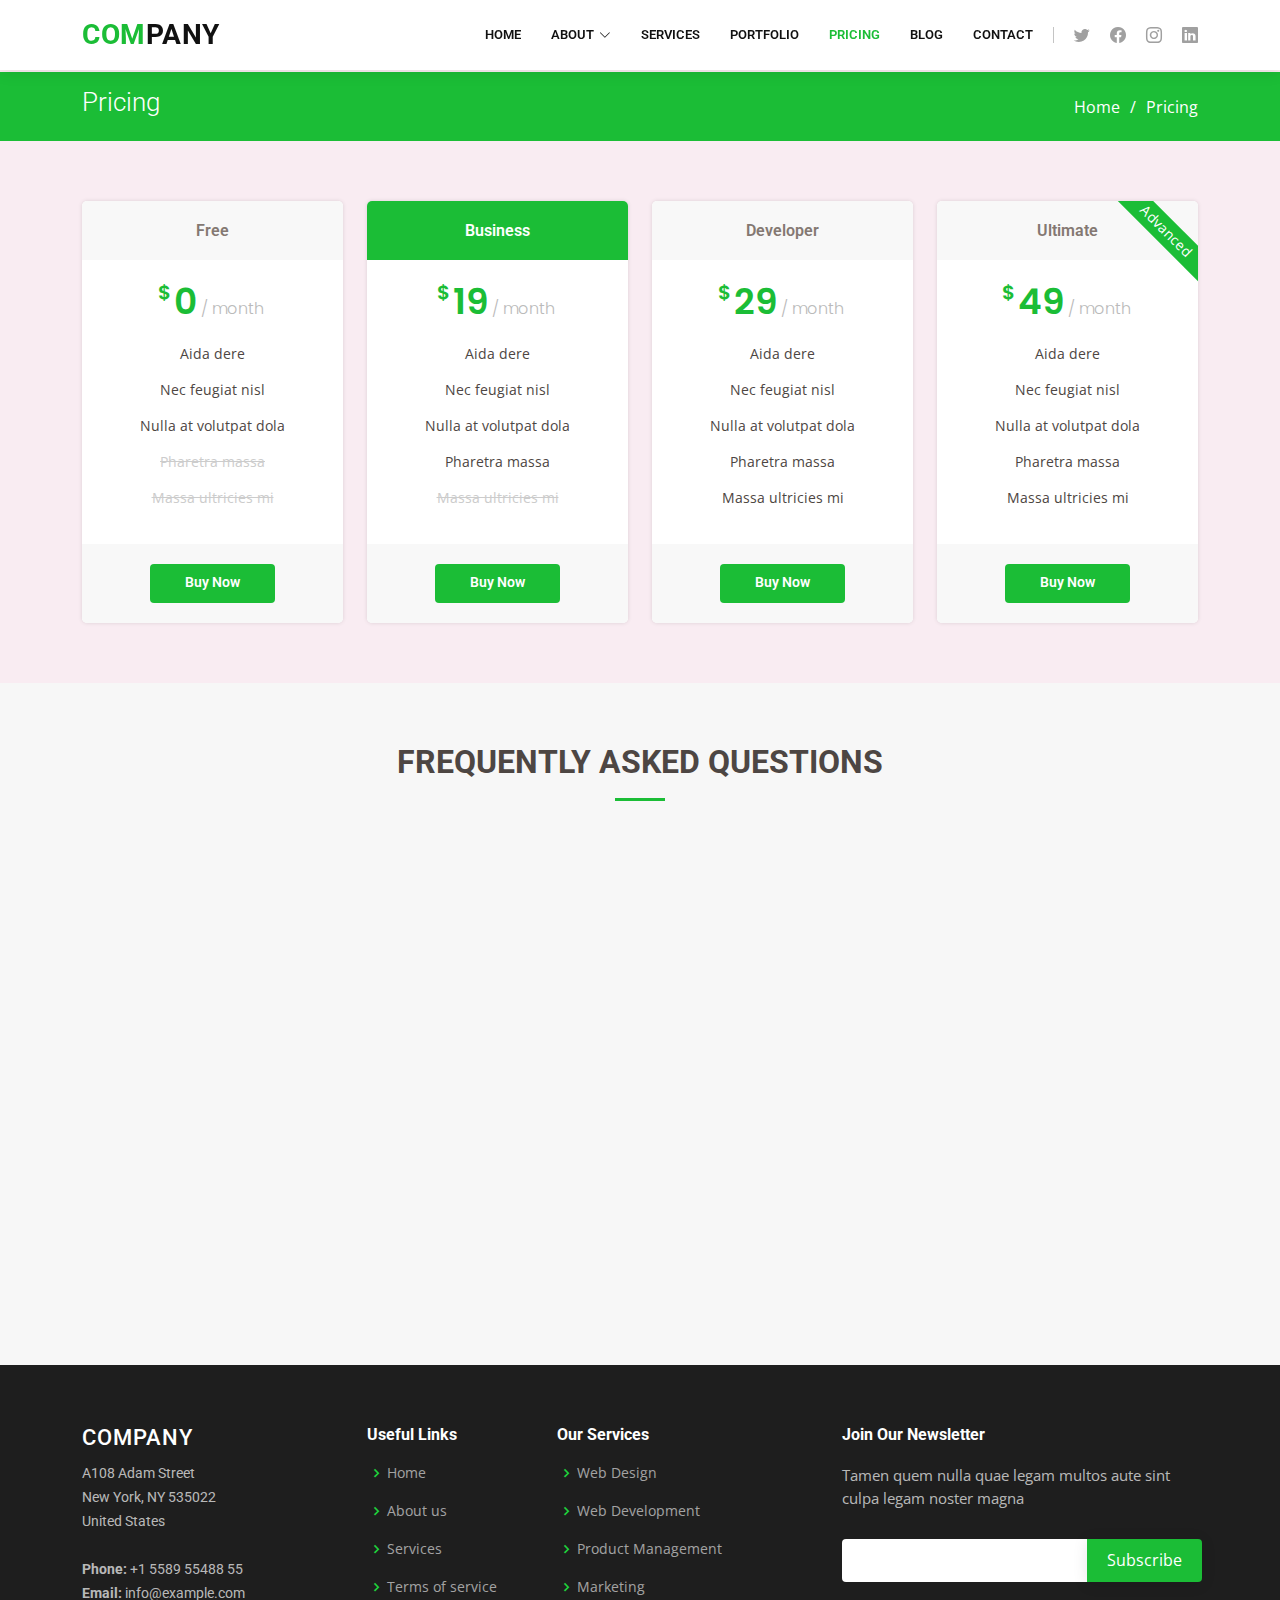
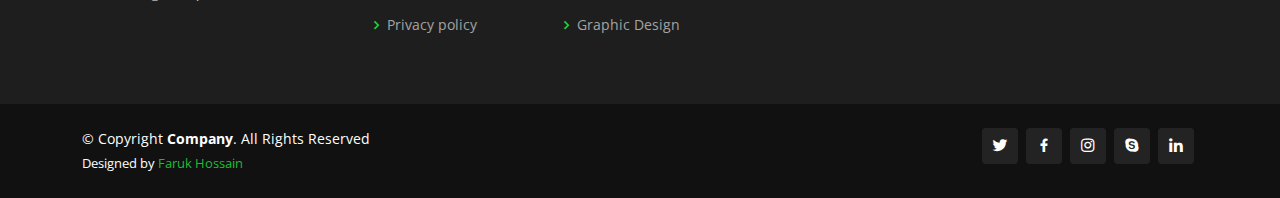
<file: pricing.html>
<!DOCTYPE html>
<html lang="en">

<head>
  <meta charset="utf-8">
  <meta content="width=device-width, initial-scale=1.0" name="viewport">

  <title>Pricing - Company Bootstrap Template</title>
  <meta content="" name="description">
  <meta content="" name="keywords">

  <!-- Favicons -->
  <!-- <link href="assets/img/favicon.png" rel="icon">
  <link href="assets/img/apple-touch-icon.png" rel="apple-touch-icon"> -->

  <!-- Google Fonts -->
  <link href="https://fonts.googleapis.com/css?family=Open+Sans:300,300i,400,400i,600,600i,700,700i|Roboto:300,300i,400,400i,500,500i,600,600i,700,700i|Poppins:300,300i,400,400i,500,500i,600,600i,700,700i" rel="stylesheet">

  <!-- Vendor CSS Files -->
  <link href="assets/vendor/animate.css/animate.min.css" rel="stylesheet">
  <link href="assets/vendor/aos/aos.css" rel="stylesheet">
  <link href="assets/vendor/bootstrap/css/bootstrap.min.css" rel="stylesheet">
  <link href="assets/vendor/bootstrap-icons/bootstrap-icons.css" rel="stylesheet">
  <link href="assets/vendor/boxicons/css/boxicons.min.css" rel="stylesheet">
  <link href="assets/vendor/glightbox/css/glightbox.min.css" rel="stylesheet">
  <link href="assets/vendor/remixicon/remixicon.css" rel="stylesheet">
  <link href="assets/vendor/swiper/swiper-bundle.min.css" rel="stylesheet">

  <!-- Template Main CSS File -->
  <link href="assets/css/style.css" rel="stylesheet">
</head>

<body>

  <!-- ======= Header ======= -->
  <header id="header" class="fixed-top">
    <div class="container d-flex align-items-center">

      <h1 class="logo me-auto"><a href="index.html"><span>Com</span>pany</a></h1>
      <!-- Uncomment below if you prefer to use an image logo -->
      <!-- <a href="index.html" class="logo me-auto me-lg-0"><img src="assets/img/logo.png" alt="" class="img-fluid"></a>-->

      <nav id="navbar" class="navbar order-last order-lg-0">
        <ul>
          <li><a href="index.html">Home</a></li>

          <li class="dropdown"><a href="#"><span>About</span> <i class="bi bi-chevron-down"></i></a>
            <ul>
              <li><a href="about.html">About Us</a></li>
              <li><a href="team.html">Team</a></li>
              <li><a href="testimonials.html">Testimonials</a></li>
              <li class="dropdown"><a href="#"><span>Deep Drop Down</span> <i class="bi bi-chevron-right"></i></a>
                <ul>
                  <li><a href="#">Deep Drop Down 1</a></li>
                  <li><a href="#">Deep Drop Down 2</a></li>
                  <li><a href="#">Deep Drop Down 3</a></li>
                  <li><a href="#">Deep Drop Down 4</a></li>
                  <li><a href="#">Deep Drop Down 5</a></li>
                </ul>
              </li>
            </ul>
          </li>

          <li><a href="services.html">Services</a></li>
          <li><a href="portfolio.html">Portfolio</a></li>
          <li><a href="pricing.html" class="active">Pricing</a></li>
          <li><a href="blog.html">Blog</a></li>
          <li><a href="contact.html">Contact</a></li>

        </ul>
        <i class="bi bi-list mobile-nav-toggle"></i>
      </nav><!-- .navbar -->

      <div class="header-social-links d-flex">
        <a href="#" class="twitter"><i class="bu bi-twitter"></i></a>
        <a href="#" class="facebook"><i class="bu bi-facebook"></i></a>
        <a href="#" class="instagram"><i class="bu bi-instagram"></i></a>
        <a href="#" class="linkedin"><i class="bu bi-linkedin"></i></i></a>
      </div>

    </div>
  </header><!-- End Header -->

  <main id="main">

    <!-- ======= Breadcrumbs ======= -->
    <section id="breadcrumbs" class="breadcrumbs">
      <div class="container">

        <div class="d-flex justify-content-between align-items-center">
          <h2>Pricing</h2>
          <ol>
            <li><a href="index.html">Home</a></li>
            <li>Pricing</li>
          </ol>
        </div>

      </div>
    </section><!-- End Breadcrumbs -->

    <!-- ======= Pricing Section ======= -->
    <section id="pricing" class="pricing">
      <div class="container" data-aos="fade-up">

        <div class="row">

          <div class="col-lg-3 col-md-6">
            <div class="box">
              <h3>Free</h3>
              <h4><sup>$</sup>0<span> / month</span></h4>
              <ul>
                <li>Aida dere</li>
                <li>Nec feugiat nisl</li>
                <li>Nulla at volutpat dola</li>
                <li class="na">Pharetra massa</li>
                <li class="na">Massa ultricies mi</li>
              </ul>
              <div class="btn-wrap">
                <a href="#" class="btn-buy">Buy Now</a>
              </div>
            </div>
          </div>

          <div class="col-lg-3 col-md-6 mt-4 mt-md-0">
            <div class="box featured">
              <h3>Business</h3>
              <h4><sup>$</sup>19<span> / month</span></h4>
              <ul>
                <li>Aida dere</li>
                <li>Nec feugiat nisl</li>
                <li>Nulla at volutpat dola</li>
                <li>Pharetra massa</li>
                <li class="na">Massa ultricies mi</li>
              </ul>
              <div class="btn-wrap">
                <a href="#" class="btn-buy">Buy Now</a>
              </div>
            </div>
          </div>

          <div class="col-lg-3 col-md-6 mt-4 mt-lg-0">
            <div class="box">
              <h3>Developer</h3>
              <h4><sup>$</sup>29<span> / month</span></h4>
              <ul>
                <li>Aida dere</li>
                <li>Nec feugiat nisl</li>
                <li>Nulla at volutpat dola</li>
                <li>Pharetra massa</li>
                <li>Massa ultricies mi</li>
              </ul>
              <div class="btn-wrap">
                <a href="#" class="btn-buy">Buy Now</a>
              </div>
            </div>
          </div>

          <div class="col-lg-3 col-md-6 mt-4 mt-lg-0">
            <div class="box">
              <span class="advanced">Advanced</span>
              <h3>Ultimate</h3>
              <h4><sup>$</sup>49<span> / month</span></h4>
              <ul>
                <li>Aida dere</li>
                <li>Nec feugiat nisl</li>
                <li>Nulla at volutpat dola</li>
                <li>Pharetra massa</li>
                <li>Massa ultricies mi</li>
              </ul>
              <div class="btn-wrap">
                <a href="#" class="btn-buy">Buy Now</a>
              </div>
            </div>
          </div>

        </div>

      </div>
    </section><!-- End Pricing Section -->

    <!-- ======= Frequently Asked Questions Section ======= -->
    <section id="faq" class="faq section-bg">
      <div class="container" data-aos="fade-up">

        <div class="section-title">
          <h2>Frequently Asked Questions</h2>
        </div>

        <div class="faq-list">
          <ul>
            <li data-aos="fade-up">
              <i class="bx bx-help-circle icon-help"></i> <a data-bs-toggle="collapse" class="collapse" data-bs-target="#faq-list-1">Non consectetur a erat nam at lectus urna duis? <i class="bx bx-chevron-down icon-show"></i><i class="bx bx-chevron-up icon-close"></i></a>
              <div id="faq-list-1" class="collapse show" data-bs-parent=".faq-list">
                <p>
                  Feugiat pretium nibh ipsum consequat. Tempus iaculis urna id volutpat lacus laoreet non curabitur gravida. Venenatis lectus magna fringilla urna porttitor rhoncus dolor purus non.
                </p>
              </div>
            </li>

            <li data-aos="fade-up" data-aos-delay="100">
              <i class="bx bx-help-circle icon-help"></i> <a data-bs-toggle="collapse" data-bs-target="#faq-list-2" class="collapsed">Feugiat scelerisque varius morbi enim nunc? <i class="bx bx-chevron-down icon-show"></i><i class="bx bx-chevron-up icon-close"></i></a>
              <div id="faq-list-2" class="collapse" data-bs-parent=".faq-list">
                <p>
                  Dolor sit amet consectetur adipiscing elit pellentesque habitant morbi. Id interdum velit laoreet id donec ultrices. Fringilla phasellus faucibus scelerisque eleifend donec pretium. Est pellentesque elit ullamcorper dignissim. Mauris ultrices eros in cursus turpis massa tincidunt dui.
                </p>
              </div>
            </li>

            <li data-aos="fade-up" data-aos-delay="200">
              <i class="bx bx-help-circle icon-help"></i> <a data-bs-toggle="collapse" data-bs-target="#faq-list-3" class="collapsed">Dolor sit amet consectetur adipiscing elit? <i class="bx bx-chevron-down icon-show"></i><i class="bx bx-chevron-up icon-close"></i></a>
              <div id="faq-list-3" class="collapse" data-bs-parent=".faq-list">
                <p>
                  Eleifend mi in nulla posuere sollicitudin aliquam ultrices sagittis orci. Faucibus pulvinar elementum integer enim. Sem nulla pharetra diam sit amet nisl suscipit. Rutrum tellus pellentesque eu tincidunt. Lectus urna duis convallis convallis tellus. Urna molestie at elementum eu facilisis sed odio morbi quis
                </p>
              </div>
            </li>

            <li data-aos="fade-up" data-aos-delay="300">
              <i class="bx bx-help-circle icon-help"></i> <a data-bs-toggle="collapse" data-bs-target="#faq-list-4" class="collapsed">Tempus quam pellentesque nec nam aliquam sem et tortor consequat? <i class="bx bx-chevron-down icon-show"></i><i class="bx bx-chevron-up icon-close"></i></a>
              <div id="faq-list-4" class="collapse" data-bs-parent=".faq-list">
                <p>
                  Molestie a iaculis at erat pellentesque adipiscing commodo. Dignissim suspendisse in est ante in. Nunc vel risus commodo viverra maecenas accumsan. Sit amet nisl suscipit adipiscing bibendum est. Purus gravida quis blandit turpis cursus in.
                </p>
              </div>
            </li>

            <li data-aos="fade-up" data-aos-delay="400">
              <i class="bx bx-help-circle icon-help"></i> <a data-bs-toggle="collapse" data-bs-target="#faq-list-5" class="collapsed">Tortor vitae purus faucibus ornare. Varius vel pharetra vel turpis nunc eget lorem dolor? <i class="bx bx-chevron-down icon-show"></i><i class="bx bx-chevron-up icon-close"></i></a>
              <div id="faq-list-5" class="collapse" data-bs-parent=".faq-list">
                <p>
                  Laoreet sit amet cursus sit amet dictum sit amet justo. Mauris vitae ultricies leo integer malesuada nunc vel. Tincidunt eget nullam non nisi est sit amet. Turpis nunc eget lorem dolor sed. Ut venenatis tellus in metus vulputate eu scelerisque.
                </p>
              </div>
            </li>

          </ul>
        </div>

      </div>
    </section><!-- End Frequently Asked Questions Section -->

  </main><!-- End #main -->

  <!-- ======= Footer ======= -->
  <footer id="footer">

    <div class="footer-top">
      <div class="container">
        <div class="row">

          <div class="col-lg-3 col-md-6 footer-contact">
            <h3>Company</h3>
            <p>
              A108 Adam Street <br>
              New York, NY 535022<br>
              United States <br><br>
              <strong>Phone:</strong> +1 5589 55488 55<br>
              <strong>Email:</strong> info@example.com<br>
            </p>
          </div>

          <div class="col-lg-2 col-md-6 footer-links">
            <h4>Useful Links</h4>
            <ul>
              <li><i class="bx bx-chevron-right"></i> <a href="#">Home</a></li>
              <li><i class="bx bx-chevron-right"></i> <a href="#">About us</a></li>
              <li><i class="bx bx-chevron-right"></i> <a href="#">Services</a></li>
              <li><i class="bx bx-chevron-right"></i> <a href="#">Terms of service</a></li>
              <li><i class="bx bx-chevron-right"></i> <a href="#">Privacy policy</a></li>
            </ul>
          </div>

          <div class="col-lg-3 col-md-6 footer-links">
            <h4>Our Services</h4>
            <ul>
              <li><i class="bx bx-chevron-right"></i> <a href="#">Web Design</a></li>
              <li><i class="bx bx-chevron-right"></i> <a href="#">Web Development</a></li>
              <li><i class="bx bx-chevron-right"></i> <a href="#">Product Management</a></li>
              <li><i class="bx bx-chevron-right"></i> <a href="#">Marketing</a></li>
              <li><i class="bx bx-chevron-right"></i> <a href="#">Graphic Design</a></li>
            </ul>
          </div>

          <div class="col-lg-4 col-md-6 footer-newsletter">
            <h4>Join Our Newsletter</h4>
            <p>Tamen quem nulla quae legam multos aute sint culpa legam noster magna</p>
            <form action="" method="post">
              <input type="email" name="email"><input type="submit" value="Subscribe">
            </form>
          </div>

        </div>
      </div>
    </div>

    <div class="container d-md-flex py-4">

      <div class="me-md-auto text-center text-md-start">
        <div class="copyright">
          &copy; Copyright <strong><span>Company</span></strong>. All Rights Reserved
        </div>
        <div class="credits">
          Designed by <a href="https://github.com/Faruqdigital">Faruk Hossain</a>
        </div>
      </div>
      <div class="social-links text-center text-md-right pt-3 pt-md-0">
        <a href="#" class="twitter"><i class="bx bxl-twitter"></i></a>
        <a href="#" class="facebook"><i class="bx bxl-facebook"></i></a>
        <a href="#" class="instagram"><i class="bx bxl-instagram"></i></a>
        <a href="#" class="google-plus"><i class="bx bxl-skype"></i></a>
        <a href="#" class="linkedin"><i class="bx bxl-linkedin"></i></a>
      </div>
    </div>
  </footer><!-- End Footer -->

  <a href="#" class="back-to-top d-flex align-items-center justify-content-center"><i class="bi bi-arrow-up-short"></i></a>

  <!-- Vendor JS Files -->
  <script src="assets/vendor/aos/aos.js"></script>
  <script src="assets/vendor/bootstrap/js/bootstrap.bundle.min.js"></script>
  <script src="assets/vendor/glightbox/js/glightbox.min.js"></script>
  <script src="assets/vendor/isotope-layout/isotope.pkgd.min.js"></script>
  <script src="assets/vendor/swiper/swiper-bundle.min.js"></script>
  <script src="assets/vendor/waypoints/noframework.waypoints.js"></script>
  <script src="assets/vendor/php-email-form/validate.js"></script>

  <!-- Template Main JS File -->
  <script src="assets/js/main.js"></script>

</body>

</html>
</file>
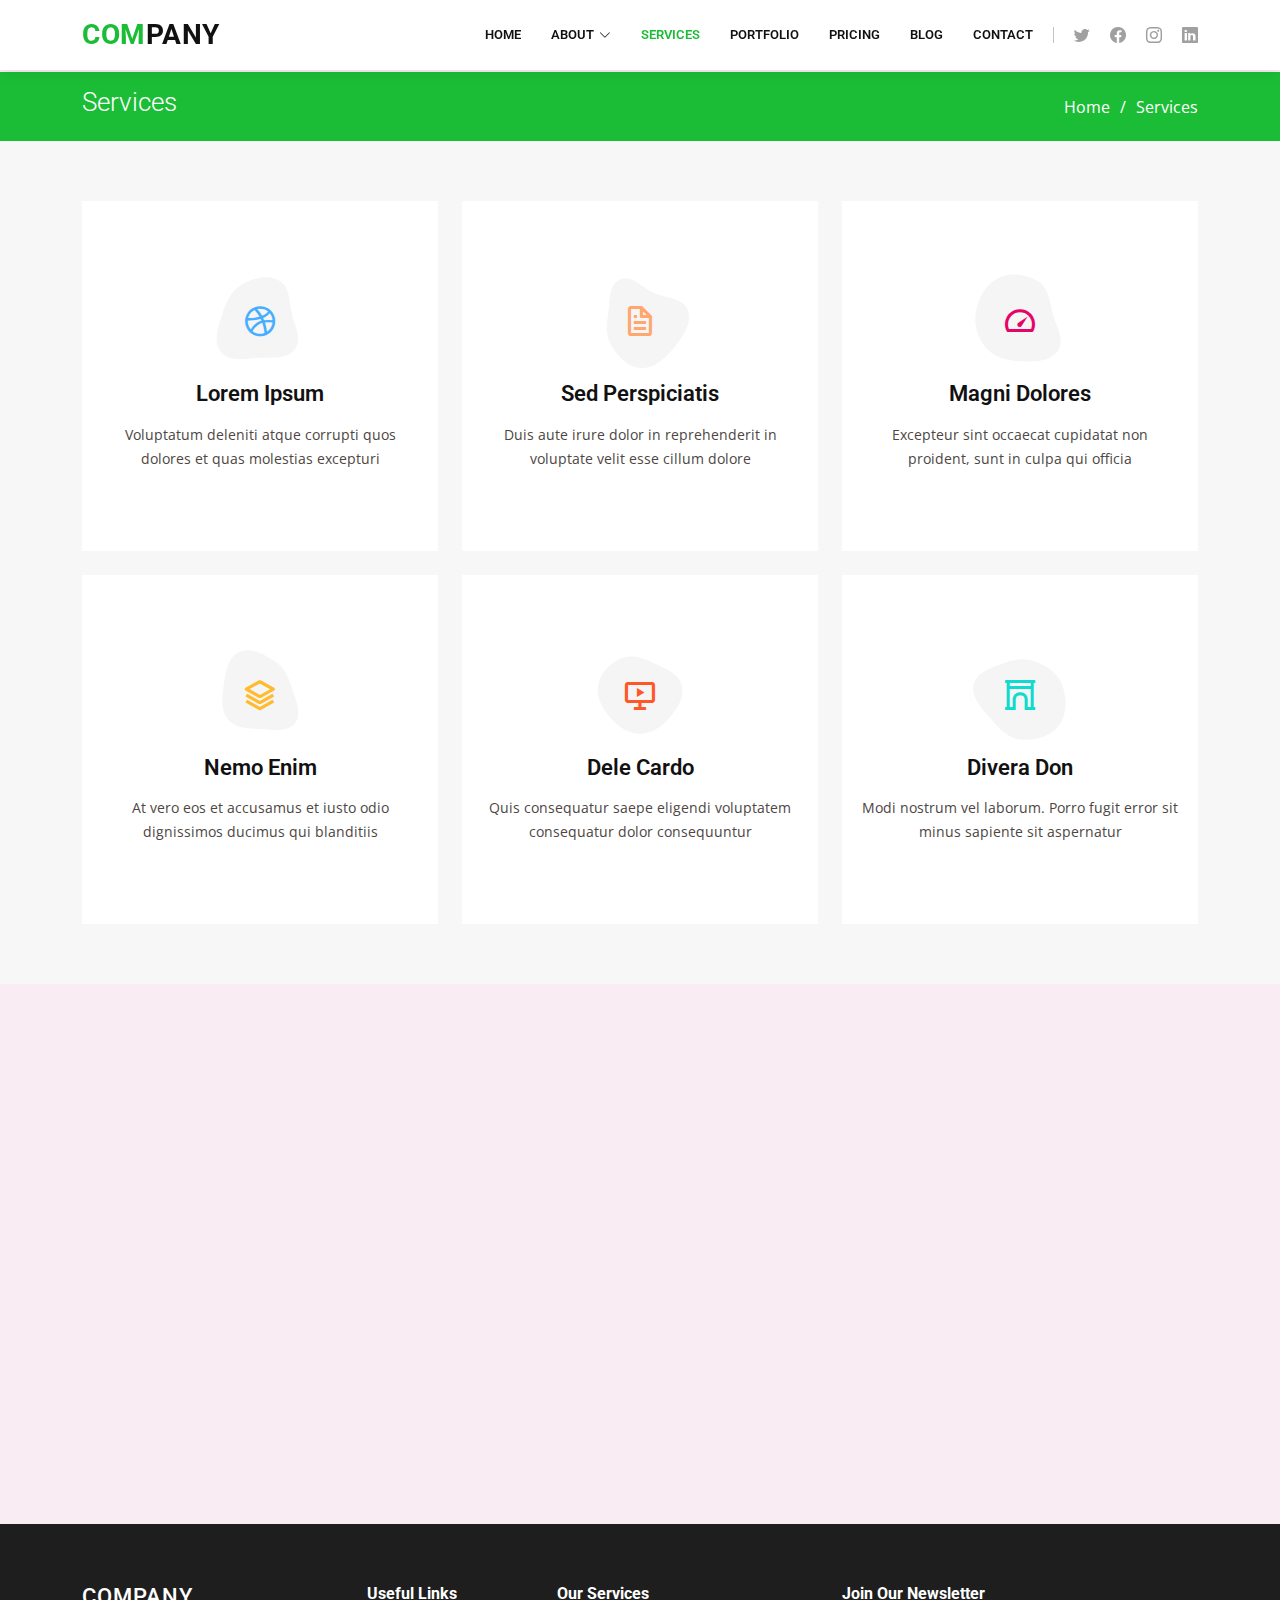
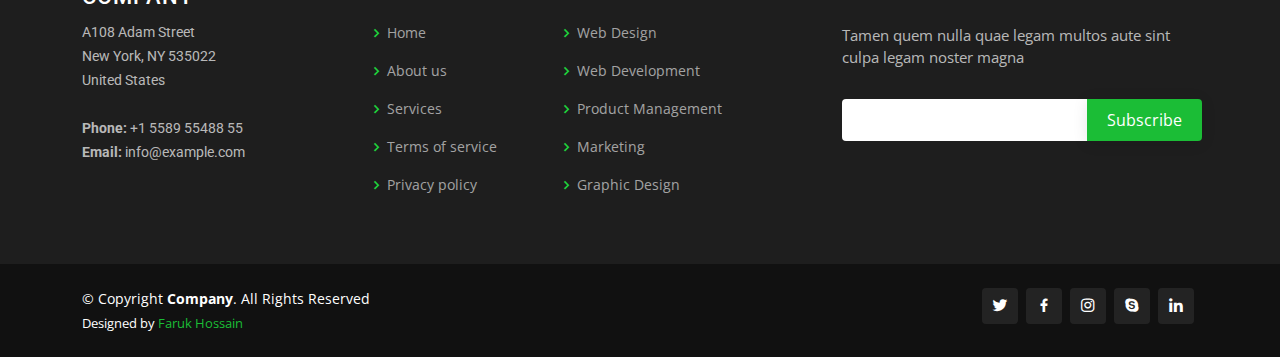
<file: services.html>
<!DOCTYPE html>
<html lang="en">

<head>
  <meta charset="utf-8">
  <meta content="width=device-width, initial-scale=1.0" name="viewport">

  <title>Services - Company Bootstrap Template</title>
  <meta content="" name="description">
  <meta content="" name="keywords">

  <!-- Favicons -->
  <!-- <link href="assets/img/favicon.png" rel="icon">
  <link href="assets/img/apple-touch-icon.png" rel="apple-touch-icon"> -->

  <!-- Google Fonts -->
  <link href="https://fonts.googleapis.com/css?family=Open+Sans:300,300i,400,400i,600,600i,700,700i|Roboto:300,300i,400,400i,500,500i,600,600i,700,700i|Poppins:300,300i,400,400i,500,500i,600,600i,700,700i" rel="stylesheet">

  <!-- Vendor CSS Files -->
  <link href="assets/vendor/animate.css/animate.min.css" rel="stylesheet">
  <link href="assets/vendor/aos/aos.css" rel="stylesheet">
  <link href="assets/vendor/bootstrap/css/bootstrap.min.css" rel="stylesheet">
  <link href="assets/vendor/bootstrap-icons/bootstrap-icons.css" rel="stylesheet">
  <link href="assets/vendor/boxicons/css/boxicons.min.css" rel="stylesheet">
  <link href="assets/vendor/glightbox/css/glightbox.min.css" rel="stylesheet">
  <link href="assets/vendor/remixicon/remixicon.css" rel="stylesheet">
  <link href="assets/vendor/swiper/swiper-bundle.min.css" rel="stylesheet">

  <!-- Template Main CSS File -->
  <link href="assets/css/style.css" rel="stylesheet">
</head>

<body>

  <!-- ======= Header ======= -->
  <header id="header" class="fixed-top">
    <div class="container d-flex align-items-center">

      <h1 class="logo me-auto"><a href="index.html"><span>Com</span>pany</a></h1>
      <!-- Uncomment below if you prefer to use an image logo -->
      <!-- <a href="index.html" class="logo me-auto me-lg-0"><img src="assets/img/logo.png" alt="" class="img-fluid"></a>-->

      <nav id="navbar" class="navbar order-last order-lg-0">
        <ul>
          <li><a href="index.html">Home</a></li>

          <li class="dropdown"><a href="#"><span>About</span> <i class="bi bi-chevron-down"></i></a>
            <ul>
              <li><a href="about.html">About Us</a></li>
              <li><a href="team.html">Team</a></li>
              <li><a href="testimonials.html">Testimonials</a></li>
              <li class="dropdown"><a href="#"><span>Deep Drop Down</span> <i class="bi bi-chevron-right"></i></a>
                <ul>
                  <li><a href="#">Deep Drop Down 1</a></li>
                  <li><a href="#">Deep Drop Down 2</a></li>
                  <li><a href="#">Deep Drop Down 3</a></li>
                  <li><a href="#">Deep Drop Down 4</a></li>
                  <li><a href="#">Deep Drop Down 5</a></li>
                </ul>
              </li>
            </ul>
          </li>

          <li><a href="services.html" class="active">Services</a></li>
          <li><a href="portfolio.html">Portfolio</a></li>
          <li><a href="pricing.html">Pricing</a></li>
          <li><a href="blog.html">Blog</a></li>
          <li><a href="contact.html">Contact</a></li>

        </ul>
        <i class="bi bi-list mobile-nav-toggle"></i>
      </nav><!-- .navbar -->

      <div class="header-social-links d-flex">
        <a href="#" class="twitter"><i class="bu bi-twitter"></i></a>
        <a href="#" class="facebook"><i class="bu bi-facebook"></i></a>
        <a href="#" class="instagram"><i class="bu bi-instagram"></i></a>
        <a href="#" class="linkedin"><i class="bu bi-linkedin"></i></i></a>
      </div>

    </div>
  </header><!-- End Header -->

  <main id="main">

    <!-- ======= Breadcrumbs ======= -->
    <section id="breadcrumbs" class="breadcrumbs">
      <div class="container">

        <div class="d-flex justify-content-between align-items-center">
          <h2>Services</h2>
          <ol>
            <li><a href="index.html">Home</a></li>
            <li>Services</li>
          </ol>
        </div>

      </div>
    </section><!-- End Breadcrumbs -->

    <!-- ======= Services Section ======= -->
    <section id="services" class="services section-bg">
      <div class="container" data-aos="fade-up">

        <div class="row">
          <div class="col-lg-4 col-md-6 d-flex align-items-stretch" data-aos="zoom-in" data-aos-delay="100">
            <div class="icon-box iconbox-blue">
              <div class="icon">
                <svg width="100" height="100" viewBox="0 0 600 600" xmlns="http://www.w3.org/2000/svg">
                  <path stroke="none" stroke-width="0" fill="#f5f5f5" d="M300,521.0016835830174C376.1290562159157,517.8887921683347,466.0731472004068,529.7835943286574,510.70327084640275,468.03025145048787C554.3714126377745,407.6079735673963,508.03601936045806,328.9844924480964,491.2728898941984,256.3432110539036C474.5976632858925,184.082847569629,479.9380746630129,96.60480741107993,416.23090153303,58.64404602377083C348.86323505073057,18.502131276798302,261.93793281208167,40.57373210992963,193.5410806939664,78.93577620505333C130.42746243093433,114.334589627462,98.30271207620316,179.96522072025542,76.75703585869454,249.04625023123273C51.97151888228291,328.5150500222984,13.704378332031375,421.85034740162234,66.52175969318436,486.19268352777647C119.04800174914682,550.1803526380478,217.28368757567262,524.383925680826,300,521.0016835830174"></path>
                </svg>
                <i class="bx bxl-dribbble"></i>
              </div>
              <h4><a href="">Lorem Ipsum</a></h4>
              <p>Voluptatum deleniti atque corrupti quos dolores et quas molestias excepturi</p>
            </div>
          </div>

          <div class="col-lg-4 col-md-6 d-flex align-items-stretch mt-4 mt-md-0" data-aos="zoom-in" data-aos-delay="200">
            <div class="icon-box iconbox-orange ">
              <div class="icon">
                <svg width="100" height="100" viewBox="0 0 600 600" xmlns="http://www.w3.org/2000/svg">
                  <path stroke="none" stroke-width="0" fill="#f5f5f5" d="M300,582.0697525312426C382.5290701553225,586.8405444964366,449.9789794690241,525.3245884688669,502.5850820975895,461.55621195738473C556.606425686781,396.0723002908107,615.8543463187945,314.28637112970534,586.6730223649479,234.56875336149918C558.9533121215079,158.8439757836574,454.9685369536778,164.00468322053177,381.49747125262974,130.76875717737553C312.15926192815925,99.40240125094834,248.97055460311594,18.661163978235184,179.8680185752513,50.54337015887873C110.5421016452524,82.52863877960104,119.82277516462835,180.83849132639028,109.12597500060166,256.43424936330496C100.08760227029461,320.3096726198365,92.17705696193138,384.0621239912766,124.79988738764834,439.7174275375508C164.83382741302287,508.01625554203684,220.96474134820875,577.5009287672846,300,582.0697525312426"></path>
                </svg>
                <i class="bx bx-file"></i>
              </div>
              <h4><a href="">Sed Perspiciatis</a></h4>
              <p>Duis aute irure dolor in reprehenderit in voluptate velit esse cillum dolore</p>
            </div>
          </div>

          <div class="col-lg-4 col-md-6 d-flex align-items-stretch mt-4 mt-lg-0" data-aos="zoom-in" data-aos-delay="300">
            <div class="icon-box iconbox-pink">
              <div class="icon">
                <svg width="100" height="100" viewBox="0 0 600 600" xmlns="http://www.w3.org/2000/svg">
                  <path stroke="none" stroke-width="0" fill="#f5f5f5" d="M300,541.5067337569781C382.14930387511276,545.0595476570109,479.8736841581634,548.3450877840088,526.4010558755058,480.5488172755941C571.5218469581645,414.80211281144784,517.5187510058486,332.0715597781072,496.52539010469104,255.14436215662573C477.37192572678356,184.95920475031193,473.57363656557914,105.61284051026155,413.0603344069578,65.22779650032875C343.27470386102294,18.654635553484475,251.2091493199835,5.337323636656869,175.0934190732945,40.62881213300186C97.87086631185822,76.43348514350839,51.98124368387456,156.15599469081315,36.44837278890362,239.84606092416172C21.716077023791087,319.22268207091537,43.775223500013084,401.1760424656574,96.891909868211,461.97329694683043C147.22146801428983,519.5804099606455,223.5754009179313,538.201503339737,300,541.5067337569781"></path>
                </svg>
                <i class="bx bx-tachometer"></i>
              </div>
              <h4><a href="">Magni Dolores</a></h4>
              <p>Excepteur sint occaecat cupidatat non proident, sunt in culpa qui officia</p>
            </div>
          </div>

          <div class="col-lg-4 col-md-6 d-flex align-items-stretch mt-4" data-aos="zoom-in" data-aos-delay="100">
            <div class="icon-box iconbox-yellow">
              <div class="icon">
                <svg width="100" height="100" viewBox="0 0 600 600" xmlns="http://www.w3.org/2000/svg">
                  <path stroke="none" stroke-width="0" fill="#f5f5f5" d="M300,503.46388370962813C374.79870501325706,506.71871716319447,464.8034551963731,527.1746412648533,510.4981551193396,467.86667711651364C555.9287308511215,408.9015244558933,512.6030010748507,327.5744911775523,490.211057578863,256.5855673507754C471.097692560561,195.9906835881958,447.69079081568157,138.11976852964426,395.19560036434837,102.3242989838813C329.3053358748298,57.3949838291264,248.02791733380457,8.279543830951368,175.87071277845988,42.242879143198664C103.41431057327972,76.34704239035025,93.79494320519305,170.9812938413882,81.28167332365135,250.07896920659033C70.17666984294237,320.27484674793965,64.84698225790005,396.69656628748305,111.28512138212992,450.4950937839243C156.20124167950087,502.5303643271138,231.32542653798444,500.4755392045468,300,503.46388370962813"></path>
                </svg>
                <i class="bx bx-layer"></i>
              </div>
              <h4><a href="">Nemo Enim</a></h4>
              <p>At vero eos et accusamus et iusto odio dignissimos ducimus qui blanditiis</p>
            </div>
          </div>

          <div class="col-lg-4 col-md-6 d-flex align-items-stretch mt-4" data-aos="zoom-in" data-aos-delay="200">
            <div class="icon-box iconbox-red">
              <div class="icon">
                <svg width="100" height="100" viewBox="0 0 600 600" xmlns="http://www.w3.org/2000/svg">
                  <path stroke="none" stroke-width="0" fill="#f5f5f5" d="M300,532.3542879108572C369.38199826031484,532.3153073249985,429.10787420159085,491.63046689027357,474.5244479745417,439.17860296908856C522.8885846962883,383.3225815378663,569.1668002868075,314.3205725914397,550.7432151929288,242.7694973846089C532.6665558377875,172.5657663291529,456.2379748765914,142.6223662098291,390.3689995646985,112.34683881706744C326.66090330228417,83.06452184765237,258.84405631176094,53.51806209861945,193.32584062364296,78.48882559362697C121.61183558270385,105.82097193414197,62.805066853699245,167.19869350419734,48.57481801355237,242.6138429142374C34.843463184063346,315.3850353017275,76.69343916112496,383.4422959591041,125.22947124332185,439.3748458443577C170.7312796277747,491.8107796887764,230.57421082200815,532.3932930995766,300,532.3542879108572"></path>
                </svg>
                <i class="bx bx-slideshow"></i>
              </div>
              <h4><a href="">Dele Cardo</a></h4>
              <p>Quis consequatur saepe eligendi voluptatem consequatur dolor consequuntur</p>
            </div>
          </div>

          <div class="col-lg-4 col-md-6 d-flex align-items-stretch mt-4" data-aos="zoom-in" data-aos-delay="300">
            <div class="icon-box iconbox-teal">
              <div class="icon">
                <svg width="100" height="100" viewBox="0 0 600 600" xmlns="http://www.w3.org/2000/svg">
                  <path stroke="none" stroke-width="0" fill="#f5f5f5" d="M300,566.797414625762C385.7384707136149,576.1784315230908,478.7894351017131,552.8928747891023,531.9192734346935,484.94944893311C584.6109503024035,417.5663521118492,582.489472248146,322.67544863468447,553.9536738515405,242.03673114598146C529.1557734026468,171.96086150256528,465.24506316201064,127.66468636344209,395.9583748389544,100.7403814666027C334.2173773831606,76.7482773500951,269.4350130405921,84.62216499799875,207.1952322260088,107.2889140133804C132.92018162631612,134.33871894543012,41.79353780512637,160.00259165414826,22.644507872594943,236.69541883565114C3.319112789854554,314.0945973066697,72.72355303640163,379.243833228382,124.04198916343866,440.3218312028393C172.9286146004772,498.5055451809895,224.45579914871206,558.5317968840102,300,566.797414625762"></path>
                </svg>
                <i class="bx bx-arch"></i>
              </div>
              <h4><a href="">Divera Don</a></h4>
              <p>Modi nostrum vel laborum. Porro fugit error sit minus sapiente sit aspernatur</p>
            </div>
          </div>

        </div>

      </div>
    </section><!-- End Services Section -->

    <!-- ======= Features Section ======= -->
    <section id="features" class="features">
      <div class="container" data-aos="fade-up">

        <div class="section-title">
          <h2>Features</h2>
          <p>Magnam dolores commodi suscipit. Necessitatibus eius consequatur ex aliquid fuga eum quidem. Sit sint consectetur velit. Quisquam quos quisquam cupiditate. Et nemo qui impedit suscipit alias ea. Quia fugiat sit in iste officiis commodi quidem hic quas.</p>
        </div>

        <div class="row">
          <div class="col-lg-3 col-md-4">
            <div class="icon-box">
              <i class="ri-store-line" style="color: #ffbb2c;"></i>
              <h3><a href="">Lorem Ipsum</a></h3>
            </div>
          </div>
          <div class="col-lg-3 col-md-4 mt-4 mt-md-0">
            <div class="icon-box">
              <i class="ri-bar-chart-box-line" style="color: #5578ff;"></i>
              <h3><a href="">Dolor Sitema</a></h3>
            </div>
          </div>
          <div class="col-lg-3 col-md-4 mt-4 mt-md-0">
            <div class="icon-box">
              <i class="ri-calendar-todo-line" style="color: #e80368;"></i>
              <h3><a href="">Sed perspiciatis</a></h3>
            </div>
          </div>
          <div class="col-lg-3 col-md-4 mt-4 mt-lg-0">
            <div class="icon-box">
              <i class="ri-paint-brush-line" style="color: #e361ff;"></i>
              <h3><a href="">Magni Dolores</a></h3>
            </div>
          </div>
          <div class="col-lg-3 col-md-4 mt-4">
            <div class="icon-box">
              <i class="ri-database-2-line" style="color: #47aeff;"></i>
              <h3><a href="">Nemo Enim</a></h3>
            </div>
          </div>
          <div class="col-lg-3 col-md-4 mt-4">
            <div class="icon-box">
              <i class="ri-gradienter-line" style="color: #ffa76e;"></i>
              <h3><a href="">Eiusmod Tempor</a></h3>
            </div>
          </div>
          <div class="col-lg-3 col-md-4 mt-4">
            <div class="icon-box">
              <i class="ri-file-list-3-line" style="color: #11dbcf;"></i>
              <h3><a href="">Midela Teren</a></h3>
            </div>
          </div>
          <div class="col-lg-3 col-md-4 mt-4">
            <div class="icon-box">
              <i class="ri-price-tag-2-line" style="color: #4233ff;"></i>
              <h3><a href="">Pira Neve</a></h3>
            </div>
          </div>
          <div class="col-lg-3 col-md-4 mt-4">
            <div class="icon-box">
              <i class="ri-anchor-line" style="color: #b2904f;"></i>
              <h3><a href="">Dirada Pack</a></h3>
            </div>
          </div>
          <div class="col-lg-3 col-md-4 mt-4">
            <div class="icon-box">
              <i class="ri-disc-line" style="color: #b20969;"></i>
              <h3><a href="">Moton Ideal</a></h3>
            </div>
          </div>
          <div class="col-lg-3 col-md-4 mt-4">
            <div class="icon-box">
              <i class="ri-base-station-line" style="color: #ff5828;"></i>
              <h3><a href="">Verdo Park</a></h3>
            </div>
          </div>
          <div class="col-lg-3 col-md-4 mt-4">
            <div class="icon-box">
              <i class="ri-fingerprint-line" style="color: #29cc61;"></i>
              <h3><a href="">Flavor Nivelanda</a></h3>
            </div>
          </div>
        </div>

      </div>
    </section><!-- End Features Section -->

  </main><!-- End #main -->

  <!-- ======= Footer ======= -->
  <footer id="footer">

    <div class="footer-top">
      <div class="container">
        <div class="row">

          <div class="col-lg-3 col-md-6 footer-contact">
            <h3>Company</h3>
            <p>
              A108 Adam Street <br>
              New York, NY 535022<br>
              United States <br><br>
              <strong>Phone:</strong> +1 5589 55488 55<br>
              <strong>Email:</strong> info@example.com<br>
            </p>
          </div>

          <div class="col-lg-2 col-md-6 footer-links">
            <h4>Useful Links</h4>
            <ul>
              <li><i class="bx bx-chevron-right"></i> <a href="#">Home</a></li>
              <li><i class="bx bx-chevron-right"></i> <a href="#">About us</a></li>
              <li><i class="bx bx-chevron-right"></i> <a href="#">Services</a></li>
              <li><i class="bx bx-chevron-right"></i> <a href="#">Terms of service</a></li>
              <li><i class="bx bx-chevron-right"></i> <a href="#">Privacy policy</a></li>
            </ul>
          </div>

          <div class="col-lg-3 col-md-6 footer-links">
            <h4>Our Services</h4>
            <ul>
              <li><i class="bx bx-chevron-right"></i> <a href="#">Web Design</a></li>
              <li><i class="bx bx-chevron-right"></i> <a href="#">Web Development</a></li>
              <li><i class="bx bx-chevron-right"></i> <a href="#">Product Management</a></li>
              <li><i class="bx bx-chevron-right"></i> <a href="#">Marketing</a></li>
              <li><i class="bx bx-chevron-right"></i> <a href="#">Graphic Design</a></li>
            </ul>
          </div>

          <div class="col-lg-4 col-md-6 footer-newsletter">
            <h4>Join Our Newsletter</h4>
            <p>Tamen quem nulla quae legam multos aute sint culpa legam noster magna</p>
            <form action="" method="post">
              <input type="email" name="email"><input type="submit" value="Subscribe">
            </form>
          </div>

        </div>
      </div>
    </div>

    <div class="container d-md-flex py-4">

      <div class="me-md-auto text-center text-md-start">
        <div class="copyright">
          &copy; Copyright <strong><span>Company</span></strong>. All Rights Reserved
        </div>
        <div class="credits">
          Designed by <a href="https://github.com/Faruqdigital">Faruk Hossain</a>
        </div>
      </div>
      <div class="social-links text-center text-md-right pt-3 pt-md-0">
        <a href="#" class="twitter"><i class="bx bxl-twitter"></i></a>
        <a href="#" class="facebook"><i class="bx bxl-facebook"></i></a>
        <a href="#" class="instagram"><i class="bx bxl-instagram"></i></a>
        <a href="#" class="google-plus"><i class="bx bxl-skype"></i></a>
        <a href="#" class="linkedin"><i class="bx bxl-linkedin"></i></a>
      </div>
    </div>
  </footer><!-- End Footer -->

  <a href="#" class="back-to-top d-flex align-items-center justify-content-center"><i class="bi bi-arrow-up-short"></i></a>

  <!-- Vendor JS Files -->
  <script src="assets/vendor/aos/aos.js"></script>
  <script src="assets/vendor/bootstrap/js/bootstrap.bundle.min.js"></script>
  <script src="assets/vendor/glightbox/js/glightbox.min.js"></script>
  <script src="assets/vendor/isotope-layout/isotope.pkgd.min.js"></script>
  <script src="assets/vendor/swiper/swiper-bundle.min.js"></script>
  <script src="assets/vendor/waypoints/noframework.waypoints.js"></script>
  <script src="assets/vendor/php-email-form/validate.js"></script>

  <!-- Template Main JS File -->
  <script src="assets/js/main.js"></script>

</body>

</html>
</file>
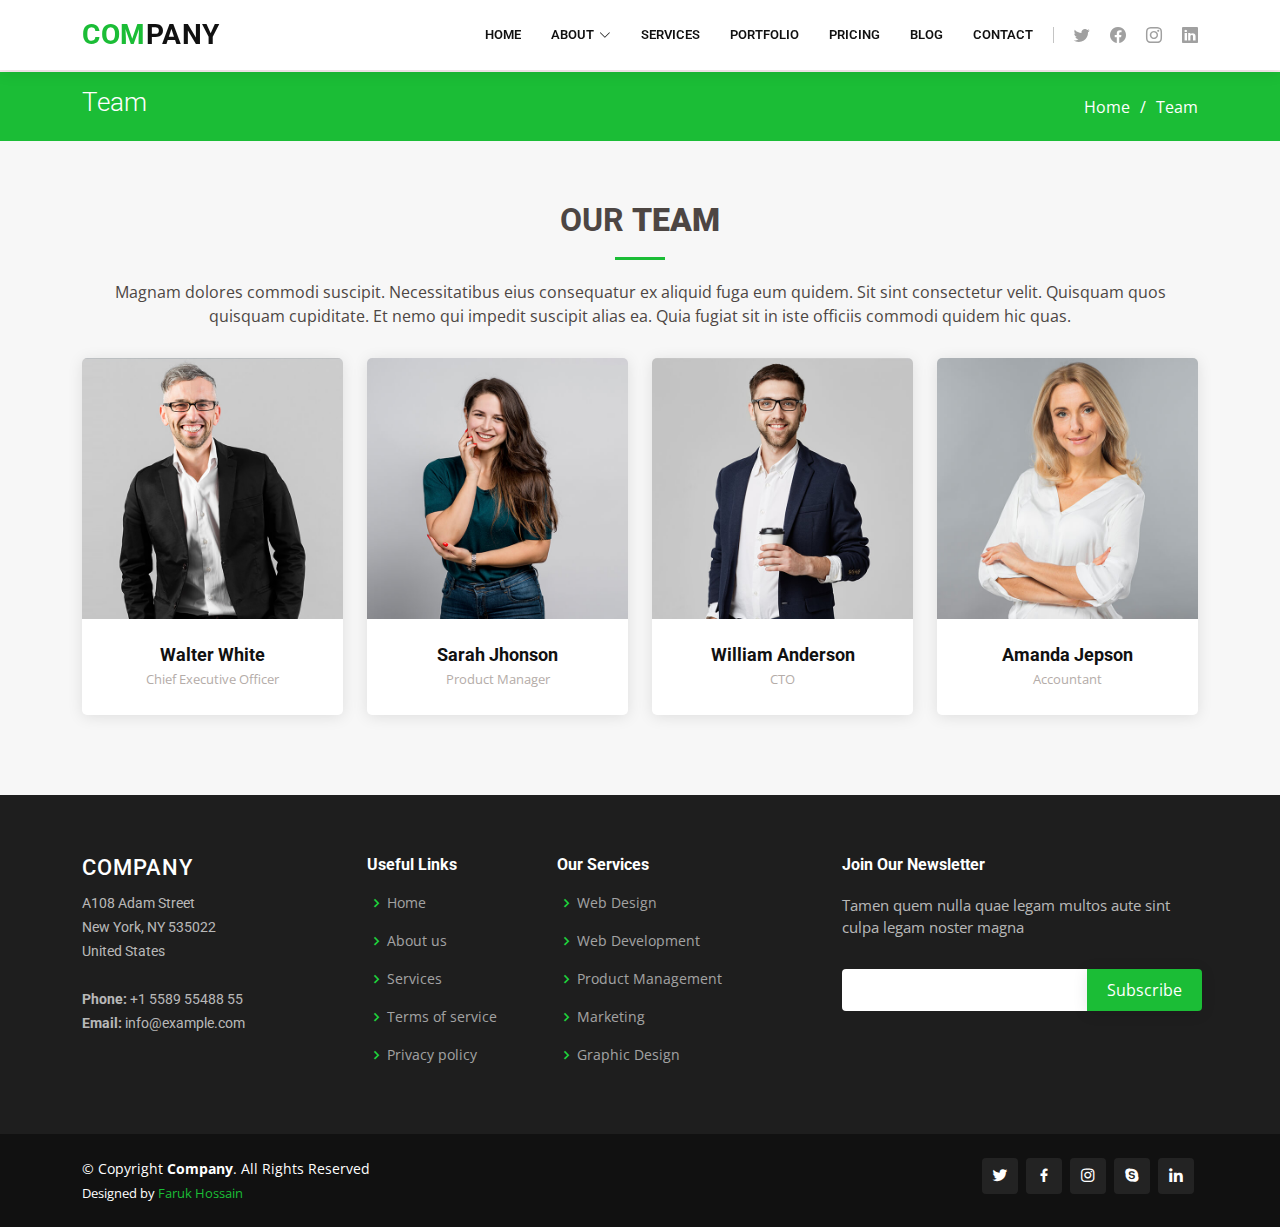
<file: team.html>
<!DOCTYPE html>
<html lang="en">

<head>
  <meta charset="utf-8">
  <meta content="width=device-width, initial-scale=1.0" name="viewport">

  <title>Team - Company Bootstrap Template</title>
  <meta content="" name="description">
  <meta content="" name="keywords">

  <!-- Favicons -->
  <!-- <link href="assets/img/favicon.png" rel="icon">
  <link href="assets/img/apple-touch-icon.png" rel="apple-touch-icon"> -->

  <!-- Google Fonts -->
  <link href="https://fonts.googleapis.com/css?family=Open+Sans:300,300i,400,400i,600,600i,700,700i|Roboto:300,300i,400,400i,500,500i,600,600i,700,700i|Poppins:300,300i,400,400i,500,500i,600,600i,700,700i" rel="stylesheet">

  <!-- Vendor CSS Files -->
  <link href="assets/vendor/animate.css/animate.min.css" rel="stylesheet">
  <link href="assets/vendor/aos/aos.css" rel="stylesheet">
  <link href="assets/vendor/bootstrap/css/bootstrap.min.css" rel="stylesheet">
  <link href="assets/vendor/bootstrap-icons/bootstrap-icons.css" rel="stylesheet">
  <link href="assets/vendor/boxicons/css/boxicons.min.css" rel="stylesheet">
  <link href="assets/vendor/glightbox/css/glightbox.min.css" rel="stylesheet">
  <link href="assets/vendor/remixicon/remixicon.css" rel="stylesheet">
  <link href="assets/vendor/swiper/swiper-bundle.min.css" rel="stylesheet">

  <!-- Template Main CSS File -->
  <link href="assets/css/style.css" rel="stylesheet">
</head>

<body>

  <!-- ======= Header ======= -->
  <header id="header" class="fixed-top">
    <div class="container d-flex align-items-center">

      <h1 class="logo me-auto"><a href="index.html"><span>Com</span>pany</a></h1>
      <!-- Uncomment below if you prefer to use an image logo -->
      <!-- <a href="index.html" class="logo me-auto me-lg-0"><img src="assets/img/logo.png" alt="" class="img-fluid"></a>-->

      <nav id="navbar" class="navbar order-last order-lg-0">
        <ul>
          <li><a href="index.html">Home</a></li>

          <li class="dropdown"><a href="#"><span>About</span> <i class="bi bi-chevron-down"></i></a>
            <ul>
              <li><a href="about.html">About Us</a></li>
              <li><a href="team.html" class="active">Team</a></li>
              <li><a href="testimonials.html">Testimonials</a></li>
              <li class="dropdown"><a href="#"><span>Deep Drop Down</span> <i class="bi bi-chevron-right"></i></a>
                <ul>
                  <li><a href="#">Deep Drop Down 1</a></li>
                  <li><a href="#">Deep Drop Down 2</a></li>
                  <li><a href="#">Deep Drop Down 3</a></li>
                  <li><a href="#">Deep Drop Down 4</a></li>
                  <li><a href="#">Deep Drop Down 5</a></li>
                </ul>
              </li>
            </ul>
          </li>

          <li><a href="services.html">Services</a></li>
          <li><a href="portfolio.html">Portfolio</a></li>
          <li><a href="pricing.html">Pricing</a></li>
          <li><a href="blog.html">Blog</a></li>
          <li><a href="contact.html">Contact</a></li>

        </ul>
        <i class="bi bi-list mobile-nav-toggle"></i>
      </nav><!-- .navbar -->

      <div class="header-social-links d-flex">
        <a href="#" class="twitter"><i class="bu bi-twitter"></i></a>
        <a href="#" class="facebook"><i class="bu bi-facebook"></i></a>
        <a href="#" class="instagram"><i class="bu bi-instagram"></i></a>
        <a href="#" class="linkedin"><i class="bu bi-linkedin"></i></i></a>
      </div>

    </div>
  </header><!-- End Header -->

  <main id="main">

    <!-- ======= Breadcrumbs ======= -->
    <section id="breadcrumbs" class="breadcrumbs">
      <div class="container">

        <div class="d-flex justify-content-between align-items-center">
          <h2>Team</h2>
          <ol>
            <li><a href="index.html">Home</a></li>
            <li>Team</li>
          </ol>
        </div>

      </div>
    </section><!-- End Breadcrumbs -->

    <!-- ======= Our Team Section ======= -->
    <section id="team" class="team section-bg">
      <div class="container">

        <div class="section-title" data-aos="fade-up">
          <h2>Our <strong>Team</strong></h2>
          <p>Magnam dolores commodi suscipit. Necessitatibus eius consequatur ex aliquid fuga eum quidem. Sit sint consectetur velit. Quisquam quos quisquam cupiditate. Et nemo qui impedit suscipit alias ea. Quia fugiat sit in iste officiis commodi quidem hic quas.</p>
        </div>

        <div class="row">

          <div class="col-lg-3 col-md-6 d-flex align-items-stretch">
            <div class="member" data-aos="fade-up">
              <div class="member-img">
                <img src="assets/img/team/team-1.jpg" class="img-fluid" alt="">
                <div class="social">
                  <a href=""><i class="bi bi-twitter"></i></a>
                  <a href=""><i class="bi bi-facebook"></i></a>
                  <a href=""><i class="bi bi-instagram"></i></a>
                  <a href=""><i class="bi bi-linkedin"></i></a>
                </div>
              </div>
              <div class="member-info">
                <h4>Walter White</h4>
                <span>Chief Executive Officer</span>
              </div>
            </div>
          </div>

          <div class="col-lg-3 col-md-6 d-flex align-items-stretch">
            <div class="member" data-aos="fade-up" data-aos-delay="100">
              <div class="member-img">
                <img src="assets/img/team/team-2.jpg" class="img-fluid" alt="">
                <div class="social">
                  <a href=""><i class="bi bi-twitter"></i></a>
                  <a href=""><i class="bi bi-facebook"></i></a>
                  <a href=""><i class="bi bi-instagram"></i></a>
                  <a href=""><i class="bi bi-linkedin"></i></a>
                </div>
              </div>
              <div class="member-info">
                <h4>Sarah Jhonson</h4>
                <span>Product Manager</span>
              </div>
            </div>
          </div>

          <div class="col-lg-3 col-md-6 d-flex align-items-stretch">
            <div class="member" data-aos="fade-up" data-aos-delay="200">
              <div class="member-img">
                <img src="assets/img/team/team-3.jpg" class="img-fluid" alt="">
                <div class="social">
                  <a href=""><i class="bi bi-twitter"></i></a>
                  <a href=""><i class="bi bi-facebook"></i></a>
                  <a href=""><i class="bi bi-instagram"></i></a>
                  <a href=""><i class="bi bi-linkedin"></i></a>
                </div>
              </div>
              <div class="member-info">
                <h4>William Anderson</h4>
                <span>CTO</span>
              </div>
            </div>
          </div>

          <div class="col-lg-3 col-md-6 d-flex align-items-stretch">
            <div class="member" data-aos="fade-up" data-aos-delay="300">
              <div class="member-img">
                <img src="assets/img/team/team-4.jpg" class="img-fluid" alt="">
                <div class="social">
                  <a href=""><i class="bi bi-twitter"></i></a>
                  <a href=""><i class="bi bi-facebook"></i></a>
                  <a href=""><i class="bi bi-instagram"></i></a>
                  <a href=""><i class="bi bi-linkedin"></i></a>
                </div>
              </div>
              <div class="member-info">
                <h4>Amanda Jepson</h4>
                <span>Accountant</span>
              </div>
            </div>
          </div>

        </div>

      </div>
    </section><!-- End Our Team Section -->

  </main><!-- End #main -->

  <!-- ======= Footer ======= -->
  <footer id="footer">

    <div class="footer-top">
      <div class="container">
        <div class="row">

          <div class="col-lg-3 col-md-6 footer-contact">
            <h3>Company</h3>
            <p>
              A108 Adam Street <br>
              New York, NY 535022<br>
              United States <br><br>
              <strong>Phone:</strong> +1 5589 55488 55<br>
              <strong>Email:</strong> info@example.com<br>
            </p>
          </div>

          <div class="col-lg-2 col-md-6 footer-links">
            <h4>Useful Links</h4>
            <ul>
              <li><i class="bx bx-chevron-right"></i> <a href="#">Home</a></li>
              <li><i class="bx bx-chevron-right"></i> <a href="#">About us</a></li>
              <li><i class="bx bx-chevron-right"></i> <a href="#">Services</a></li>
              <li><i class="bx bx-chevron-right"></i> <a href="#">Terms of service</a></li>
              <li><i class="bx bx-chevron-right"></i> <a href="#">Privacy policy</a></li>
            </ul>
          </div>

          <div class="col-lg-3 col-md-6 footer-links">
            <h4>Our Services</h4>
            <ul>
              <li><i class="bx bx-chevron-right"></i> <a href="#">Web Design</a></li>
              <li><i class="bx bx-chevron-right"></i> <a href="#">Web Development</a></li>
              <li><i class="bx bx-chevron-right"></i> <a href="#">Product Management</a></li>
              <li><i class="bx bx-chevron-right"></i> <a href="#">Marketing</a></li>
              <li><i class="bx bx-chevron-right"></i> <a href="#">Graphic Design</a></li>
            </ul>
          </div>

          <div class="col-lg-4 col-md-6 footer-newsletter">
            <h4>Join Our Newsletter</h4>
            <p>Tamen quem nulla quae legam multos aute sint culpa legam noster magna</p>
            <form action="" method="post">
              <input type="email" name="email"><input type="submit" value="Subscribe">
            </form>
          </div>

        </div>
      </div>
    </div>

    <div class="container d-md-flex py-4">

      <div class="me-md-auto text-center text-md-start">
        <div class="copyright">
          &copy; Copyright <strong><span>Company</span></strong>. All Rights Reserved
        </div>
        <div class="credits">
          Designed by <a href="https://github.com/Faruqdigital">Faruk Hossain</a>
        </div>
      </div>
      <div class="social-links text-center text-md-right pt-3 pt-md-0">
        <a href="#" class="twitter"><i class="bx bxl-twitter"></i></a>
        <a href="#" class="facebook"><i class="bx bxl-facebook"></i></a>
        <a href="#" class="instagram"><i class="bx bxl-instagram"></i></a>
        <a href="#" class="google-plus"><i class="bx bxl-skype"></i></a>
        <a href="#" class="linkedin"><i class="bx bxl-linkedin"></i></a>
      </div>
    </div>
  </footer><!-- End Footer -->

  <a href="#" class="back-to-top d-flex align-items-center justify-content-center"><i class="bi bi-arrow-up-short"></i></a>

  <!-- Vendor JS Files -->
  <script src="assets/vendor/aos/aos.js"></script>
  <script src="assets/vendor/bootstrap/js/bootstrap.bundle.min.js"></script>
  <script src="assets/vendor/glightbox/js/glightbox.min.js"></script>
  <script src="assets/vendor/isotope-layout/isotope.pkgd.min.js"></script>
  <script src="assets/vendor/swiper/swiper-bundle.min.js"></script>
  <script src="assets/vendor/waypoints/noframework.waypoints.js"></script>
  <script src="assets/vendor/php-email-form/validate.js"></script>

  <!-- Template Main JS File -->
  <script src="assets/js/main.js"></script>

</body>

</html>
</file>
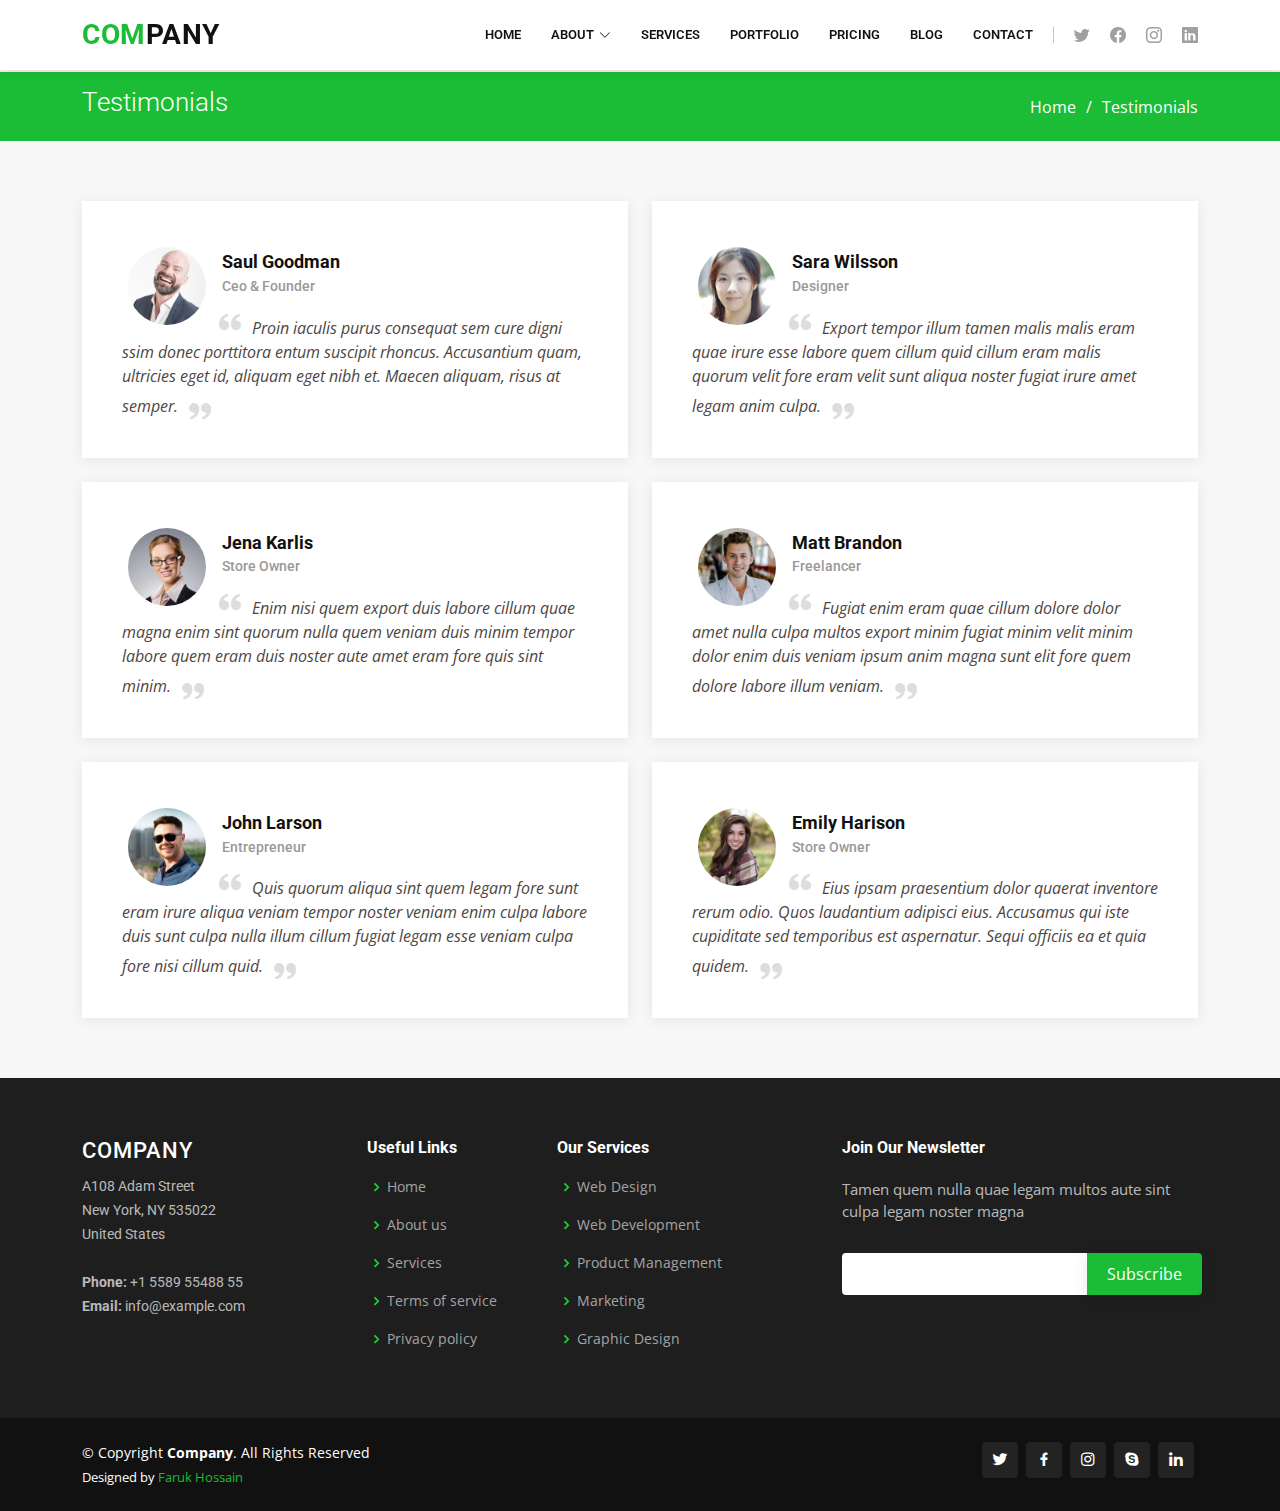
<file: testimonials.html>
<!DOCTYPE html>
<html lang="en">

<head>
  <meta charset="utf-8">
  <meta content="width=device-width, initial-scale=1.0" name="viewport">

  <title>Testimonials - Company Bootstrap Template</title>
  <meta content="" name="description">
  <meta content="" name="keywords">

  <!-- Favicons -->
  <!-- <link href="assets/img/favicon.png" rel="icon">
  <link href="assets/img/apple-touch-icon.png" rel="apple-touch-icon"> -->

  <!-- Google Fonts -->
  <link href="https://fonts.googleapis.com/css?family=Open+Sans:300,300i,400,400i,600,600i,700,700i|Roboto:300,300i,400,400i,500,500i,600,600i,700,700i|Poppins:300,300i,400,400i,500,500i,600,600i,700,700i" rel="stylesheet">

  <!-- Vendor CSS Files -->
  <link href="assets/vendor/animate.css/animate.min.css" rel="stylesheet">
  <link href="assets/vendor/aos/aos.css" rel="stylesheet">
  <link href="assets/vendor/bootstrap/css/bootstrap.min.css" rel="stylesheet">
  <link href="assets/vendor/bootstrap-icons/bootstrap-icons.css" rel="stylesheet">
  <link href="assets/vendor/boxicons/css/boxicons.min.css" rel="stylesheet">
  <link href="assets/vendor/glightbox/css/glightbox.min.css" rel="stylesheet">
  <link href="assets/vendor/remixicon/remixicon.css" rel="stylesheet">
  <link href="assets/vendor/swiper/swiper-bundle.min.css" rel="stylesheet">

  <!-- Template Main CSS File -->
  <link href="assets/css/style.css" rel="stylesheet">
</head>

<body>

  <!-- ======= Header ======= -->
  <header id="header" class="fixed-top">
    <div class="container d-flex align-items-center">

      <h1 class="logo me-auto"><a href="index.html"><span>Com</span>pany</a></h1>
      <!-- Uncomment below if you prefer to use an image logo -->
      <!-- <a href="index.html" class="logo me-auto me-lg-0"><img src="assets/img/logo.png" alt="" class="img-fluid"></a>-->

      <nav id="navbar" class="navbar order-last order-lg-0">
        <ul>
          <li><a href="index.html">Home</a></li>

          <li class="dropdown"><a href="#"><span>About</span> <i class="bi bi-chevron-down"></i></a>
            <ul>
              <li><a href="about.html">About Us</a></li>
              <li><a href="team.html">Team</a></li>
              <li><a href="testimonials.html" class="active">Testimonials</a></li>
              <li class="dropdown"><a href="#"><span>Deep Drop Down</span> <i class="bi bi-chevron-right"></i></a>
                <ul>
                  <li><a href="#">Deep Drop Down 1</a></li>
                  <li><a href="#">Deep Drop Down 2</a></li>
                  <li><a href="#">Deep Drop Down 3</a></li>
                  <li><a href="#">Deep Drop Down 4</a></li>
                  <li><a href="#">Deep Drop Down 5</a></li>
                </ul>
              </li>
            </ul>
          </li>

          <li><a href="services.html">Services</a></li>
          <li><a href="portfolio.html">Portfolio</a></li>
          <li><a href="pricing.html">Pricing</a></li>
          <li><a href="blog.html">Blog</a></li>
          <li><a href="contact.html">Contact</a></li>

        </ul>
        <i class="bi bi-list mobile-nav-toggle"></i>
      </nav><!-- .navbar -->

      <div class="header-social-links d-flex">
        <a href="#" class="twitter"><i class="bu bi-twitter"></i></a>
        <a href="#" class="facebook"><i class="bu bi-facebook"></i></a>
        <a href="#" class="instagram"><i class="bu bi-instagram"></i></a>
        <a href="#" class="linkedin"><i class="bu bi-linkedin"></i></i></a>
      </div>

    </div>
  </header><!-- End Header -->

  <main id="main">

    <!-- ======= Breadcrumbs ======= -->
    <section id="breadcrumbs" class="breadcrumbs">
      <div class="container">

        <div class="d-flex justify-content-between align-items-center">
          <h2>Testimonials</h2>
          <ol>
            <li><a href="index.html">Home</a></li>
            <li>Testimonials</li>
          </ol>
        </div>

      </div>
    </section><!-- End Breadcrumbs -->

    <!-- ======= Testimonials Section ======= -->
    <section id="testimonials" class="testimonials section-bg">
      <div class="container">

        <div class="row">

          <div class="col-lg-6" data-aos="fade-up">
            <div class="testimonial-item">
              <img src="assets/img/testimonials/testimonials-1.jpg" class="testimonial-img" alt="">
              <h3>Saul Goodman</h3>
              <h4>Ceo &amp; Founder</h4>
              <p>
                <i class="bx bxs-quote-alt-left quote-icon-left"></i>
                Proin iaculis purus consequat sem cure digni ssim donec porttitora entum suscipit rhoncus. Accusantium quam, ultricies eget id, aliquam eget nibh et. Maecen aliquam, risus at semper.
                <i class="bx bxs-quote-alt-right quote-icon-right"></i>
              </p>
            </div>
          </div>

          <div class="col-lg-6" data-aos="fade-up" data-aos-delay="100">
            <div class="testimonial-item mt-4 mt-lg-0">
              <img src="assets/img/testimonials/testimonials-2.jpg" class="testimonial-img" alt="">
              <h3>Sara Wilsson</h3>
              <h4>Designer</h4>
              <p>
                <i class="bx bxs-quote-alt-left quote-icon-left"></i>
                Export tempor illum tamen malis malis eram quae irure esse labore quem cillum quid cillum eram malis quorum velit fore eram velit sunt aliqua noster fugiat irure amet legam anim culpa.
                <i class="bx bxs-quote-alt-right quote-icon-right"></i>
              </p>
            </div>
          </div>

          <div class="col-lg-6" data-aos="fade-up" data-aos-delay="200">
            <div class="testimonial-item mt-4">
              <img src="assets/img/testimonials/testimonials-3.jpg" class="testimonial-img" alt="">
              <h3>Jena Karlis</h3>
              <h4>Store Owner</h4>
              <p>
                <i class="bx bxs-quote-alt-left quote-icon-left"></i>
                Enim nisi quem export duis labore cillum quae magna enim sint quorum nulla quem veniam duis minim tempor labore quem eram duis noster aute amet eram fore quis sint minim.
                <i class="bx bxs-quote-alt-right quote-icon-right"></i>
              </p>
            </div>
          </div>

          <div class="col-lg-6" data-aos="fade-up" data-aos-delay="300">
            <div class="testimonial-item mt-4">
              <img src="assets/img/testimonials/testimonials-4.jpg" class="testimonial-img" alt="">
              <h3>Matt Brandon</h3>
              <h4>Freelancer</h4>
              <p>
                <i class="bx bxs-quote-alt-left quote-icon-left"></i>
                Fugiat enim eram quae cillum dolore dolor amet nulla culpa multos export minim fugiat minim velit minim dolor enim duis veniam ipsum anim magna sunt elit fore quem dolore labore illum veniam.
                <i class="bx bxs-quote-alt-right quote-icon-right"></i>
              </p>
            </div>
          </div>

          <div class="col-lg-6" data-aos="fade-up" data-aos-delay="400">
            <div class="testimonial-item mt-4">
              <img src="assets/img/testimonials/testimonials-5.jpg" class="testimonial-img" alt="">
              <h3>John Larson</h3>
              <h4>Entrepreneur</h4>
              <p>
                <i class="bx bxs-quote-alt-left quote-icon-left"></i>
                Quis quorum aliqua sint quem legam fore sunt eram irure aliqua veniam tempor noster veniam enim culpa labore duis sunt culpa nulla illum cillum fugiat legam esse veniam culpa fore nisi cillum quid.
                <i class="bx bxs-quote-alt-right quote-icon-right"></i>
              </p>
            </div>
          </div>

          <div class="col-lg-6" data-aos="fade-up" data-aos-delay="500">
            <div class="testimonial-item mt-4">
              <img src="assets/img/testimonials/testimonials-6.jpg" class="testimonial-img" alt="">
              <h3>Emily Harison</h3>
              <h4>Store Owner</h4>
              <p>
                <i class="bx bxs-quote-alt-left quote-icon-left"></i>
                Eius ipsam praesentium dolor quaerat inventore rerum odio. Quos laudantium adipisci eius. Accusamus qui iste cupiditate sed temporibus est aspernatur. Sequi officiis ea et quia quidem.
                <i class="bx bxs-quote-alt-right quote-icon-right"></i>
              </p>
            </div>
          </div>

        </div>

      </div>
    </section><!-- End Testimonials Section -->

  </main><!-- End #main -->

  <!-- ======= Footer ======= -->
  <footer id="footer">

    <div class="footer-top">
      <div class="container">
        <div class="row">

          <div class="col-lg-3 col-md-6 footer-contact">
            <h3>Company</h3>
            <p>
              A108 Adam Street <br>
              New York, NY 535022<br>
              United States <br><br>
              <strong>Phone:</strong> +1 5589 55488 55<br>
              <strong>Email:</strong> info@example.com<br>
            </p>
          </div>

          <div class="col-lg-2 col-md-6 footer-links">
            <h4>Useful Links</h4>
            <ul>
              <li><i class="bx bx-chevron-right"></i> <a href="#">Home</a></li>
              <li><i class="bx bx-chevron-right"></i> <a href="#">About us</a></li>
              <li><i class="bx bx-chevron-right"></i> <a href="#">Services</a></li>
              <li><i class="bx bx-chevron-right"></i> <a href="#">Terms of service</a></li>
              <li><i class="bx bx-chevron-right"></i> <a href="#">Privacy policy</a></li>
            </ul>
          </div>

          <div class="col-lg-3 col-md-6 footer-links">
            <h4>Our Services</h4>
            <ul>
              <li><i class="bx bx-chevron-right"></i> <a href="#">Web Design</a></li>
              <li><i class="bx bx-chevron-right"></i> <a href="#">Web Development</a></li>
              <li><i class="bx bx-chevron-right"></i> <a href="#">Product Management</a></li>
              <li><i class="bx bx-chevron-right"></i> <a href="#">Marketing</a></li>
              <li><i class="bx bx-chevron-right"></i> <a href="#">Graphic Design</a></li>
            </ul>
          </div>

          <div class="col-lg-4 col-md-6 footer-newsletter">
            <h4>Join Our Newsletter</h4>
            <p>Tamen quem nulla quae legam multos aute sint culpa legam noster magna</p>
            <form action="" method="post">
              <input type="email" name="email"><input type="submit" value="Subscribe">
            </form>
          </div>

        </div>
      </div>
    </div>

    <div class="container d-md-flex py-4">

      <div class="me-md-auto text-center text-md-start">
        <div class="copyright">
          &copy; Copyright <strong><span>Company</span></strong>. All Rights Reserved
        </div>
        <div class="credits">
          Designed by <a href="https://github.com/Faruqdigital">Faruk Hossain</a>
        </div>
      </div>
      <div class="social-links text-center text-md-right pt-3 pt-md-0">
        <a href="#" class="twitter"><i class="bx bxl-twitter"></i></a>
        <a href="#" class="facebook"><i class="bx bxl-facebook"></i></a>
        <a href="#" class="instagram"><i class="bx bxl-instagram"></i></a>
        <a href="#" class="google-plus"><i class="bx bxl-skype"></i></a>
        <a href="#" class="linkedin"><i class="bx bxl-linkedin"></i></a>
      </div>
    </div>
  </footer><!-- End Footer -->

  <a href="#" class="back-to-top d-flex align-items-center justify-content-center"><i class="bi bi-arrow-up-short"></i></a>

  <!-- Vendor JS Files -->
  <script src="assets/vendor/aos/aos.js"></script>
  <script src="assets/vendor/bootstrap/js/bootstrap.bundle.min.js"></script>
  <script src="assets/vendor/glightbox/js/glightbox.min.js"></script>
  <script src="assets/vendor/isotope-layout/isotope.pkgd.min.js"></script>
  <script src="assets/vendor/swiper/swiper-bundle.min.js"></script>
  <script src="assets/vendor/waypoints/noframework.waypoints.js"></script>
  <script src="assets/vendor/php-email-form/validate.js"></script>

  <!-- Template Main JS File -->
  <script src="assets/js/main.js"></script>

</body>

</html>
</file>
<file: assets/css/style.css>
/*--------------------------------------------------------------
# General
--------------------------------------------------------------*/
body {
  font-family: "Open Sans", sans-serif;
  color: #4d4643;
  background-color: #f9ecf2;
}

a {
  color: #1bbd36;
  text-decoration: none;
}

a:hover {
  color: #2ae149;
  text-decoration: none;
}

h1,
h2,
h3,
h4,
h5,
h6 {
  font-family: "Roboto", sans-serif;
}

/*--------------------------------------------------------------
# Back to top button
--------------------------------------------------------------*/
.back-to-top {
  position: fixed;
  visibility: hidden;
  opacity: 0;
  right: 15px;
  bottom: 15px;
  z-index: 996;
  background: #1bbd36;
  width: 40px;
  height: 40px;
  border-radius: 4px;
  transition: all 0.4s;
}

.back-to-top i {
  font-size: 28px;
  color: #fff;
  line-height: 0;
}

.back-to-top:hover {
  background: #21df41;
  color: #fff;
}

.back-to-top.active {
  visibility: visible;
  opacity: 1;
}

/*--------------------------------------------------------------
# Disable AOS delay on mobile
--------------------------------------------------------------*/
@media screen and (max-width: 768px) {
  [data-aos-delay] {
    transition-delay: 0 !important;
  }
}

/*--------------------------------------------------------------
# Header
--------------------------------------------------------------*/
#header {
  background: #fff;
  transition: all 0.5s;
  z-index: 997;
  padding: 15px 0;
  box-shadow: 0px 2px 15px rgba(0, 0, 0, 0.1);
}

#header .logo {
  font-size: 28px;
  margin: 0;
  padding: 0;
  line-height: 1;
  font-weight: 700;
  letter-spacing: 0.5px;
  text-transform: uppercase;
}

#header .logo a {
  color: #111;
}

#header .logo a span {
  color: #1bbd36;
}

#header .logo img {
  max-height: 40px;
}

/*--------------------------------------------------------------
# Header Social Links
--------------------------------------------------------------*/
.header-social-links {
  margin-left: 20px;
  border-left: 1px solid #c4c4c4;
}

.header-social-links a {
  color: #a0a0a0;
  display: inline-block;
  line-height: 0px;
  transition: 0.3s;
  padding-left: 20px;
}

.header-social-links a i {
  line-height: 0;
}

.header-social-links a:hover {
  color: #1bbd36;
}

@media (max-width: 768px) {
  .header-social-links {
    padding: 0 15px 0 0;
    border-left: 0;
  }
}

/*--------------------------------------------------------------
# Navigation Menu
--------------------------------------------------------------*/
/**
* Desktop Navigation 
*/
.navbar {
  padding: 0;
}

.navbar ul {
  margin: 0;
  padding: 0;
  display: flex;
  list-style: none;
  align-items: center;
}

.navbar li {
  position: relative;
}

.navbar a,
.navbar a:focus {
  display: flex;
  align-items: center;
  justify-content: space-between;
  padding: 10px 0 10px 30px;
  font-family: "Roboto", sans-serif;
  font-size: 13px;
  font-weight: 600;
  color: #111;
  white-space: nowrap;
  text-transform: uppercase;
  transition: 0.3s;
}

.navbar a i,
.navbar a:focus i {
  font-size: 12px;
  line-height: 0;
  margin-left: 5px;
}

.navbar a:hover,
.navbar .active,
.navbar .active:focus,
.navbar li:hover>a {
  color: #1bbd36;
}

.navbar .dropdown ul {
  display: block;
  position: absolute;
  left: 14px;
  top: calc(100% + 30px);
  margin: 0;
  padding: 10px 0;
  z-index: 99;
  opacity: 0;
  visibility: hidden;
  background: #fff;
  box-shadow: 0px 0px 30px rgba(127, 137, 161, 0.25);
  transition: 0.3s;
  border-top: 2px solid #1bbd36;
}

.navbar .dropdown ul li {
  min-width: 200px;
}

.navbar .dropdown ul a {
  padding: 10px 20px;
  font-size: 14px;
  font-weight: 500;
  text-transform: none;
  color: #111;
}

.navbar .dropdown ul a i {
  font-size: 12px;
}

.navbar .dropdown ul a:hover,
.navbar .dropdown ul .active:hover,
.navbar .dropdown ul li:hover>a {
  color: #1bbd36;
}

.navbar .dropdown:hover>ul {
  opacity: 1;
  top: 100%;
  visibility: visible;
}

.navbar .dropdown .dropdown ul {
  top: 0;
  left: calc(100% - 30px);
  visibility: hidden;
}

.navbar .dropdown .dropdown:hover>ul {
  opacity: 1;
  top: 0;
  left: 100%;
  visibility: visible;
}

@media (max-width: 1366px) {
  .navbar .dropdown .dropdown ul {
    left: -90%;
  }

  .navbar .dropdown .dropdown:hover>ul {
    left: -100%;
  }
}

/**
* Mobile Navigation 
*/
.mobile-nav-toggle {
  color: #111;
  font-size: 28px;
  cursor: pointer;
  display: none;
  line-height: 0;
  transition: 0.5s;
}

.mobile-nav-toggle.bi-x {
  color: #fff;
}

@media (max-width: 991px) {
  .mobile-nav-toggle {
    display: block;
  }

  .navbar ul {
    display: none;
  }
}

.navbar-mobile {
  position: fixed;
  overflow: hidden;
  top: 0;
  right: 0;
  left: 0;
  bottom: 0;
  background: rgba(0, 0, 0, 0.9);
  transition: 0.3s;
  z-index: 999;
}

.navbar-mobile .mobile-nav-toggle {
  position: absolute;
  top: 15px;
  right: 15px;
}

.navbar-mobile ul {
  display: block;
  position: absolute;
  top: 55px;
  right: 15px;
  bottom: 15px;
  left: 15px;
  padding: 10px 0;
  background-color: #fff;
  overflow-y: auto;
  transition: 0.3s;
}

.navbar-mobile a,
.navbar-mobile a:focus {
  padding: 10px 20px;
  font-size: 15px;
  color: #111;
}

.navbar-mobile a:hover,
.navbar-mobile .active,
.navbar-mobile li:hover>a {
  color: #1bbd36;
}

.navbar-mobile .getstarted,
.navbar-mobile .getstarted:focus {
  margin: 15px;
}

.navbar-mobile .dropdown ul {
  position: static;
  display: none;
  margin: 10px 20px;
  padding: 10px 0;
  z-index: 99;
  opacity: 1;
  visibility: visible;
  background: #fff;
  box-shadow: 0px 0px 30px rgba(127, 137, 161, 0.25);
}

.navbar-mobile .dropdown ul li {
  min-width: 200px;
}

.navbar-mobile .dropdown ul a {
  padding: 10px 20px;
}

.navbar-mobile .dropdown ul a i {
  font-size: 12px;
}

.navbar-mobile .dropdown ul a:hover,
.navbar-mobile .dropdown ul .active:hover,
.navbar-mobile .dropdown ul li:hover>a {
  color: #1bbd36;
}

.navbar-mobile .dropdown>.dropdown-active {
  display: block;
}

/*--------------------------------------------------------------
# Hero Section
--------------------------------------------------------------*/
#hero {
  width: 100%;
  height: 100vh;
  background-color: rgba(0, 0, 0, 0.8);
  overflow: hidden;
  position: relative;
}

#hero .carousel,
#hero .carousel-inner,
#hero .carousel-item,
#hero .carousel-item::before {
  background-size: cover;
  background-position: center;
  background-repeat: no-repeat;
  position: absolute;
  top: 0;
  right: 0;
  left: 0;
  bottom: 0;
}

#hero .carousel-container {
  display: flex;
  align-items: flex-end;
  justify-content: center;
  position: absolute;
  bottom: 60px;
  top: 70px;
  left: 55px;
  right: 55px;
}

#hero .carousel-content {
  background: rgba(4, 4, 4, 0.7);
  padding: 20px;
  color: #fff;
  border-top: 5px solid #1bbd36;
}

#hero .carousel-content h2 {
  color: #fff;
  margin-bottom: 20px;
  font-size: 28px;
  font-weight: 700;
}

#hero .btn-get-started {
  font-family: "Roboto", sans-serif;
  font-weight: 500;
  font-size: 14px;
  letter-spacing: 1px;
  display: inline-block;
  padding: 12px 32px;
  border-radius: 4px;
  transition: 0.5s;
  line-height: 1;
  margin: 10px;
  color: #fff;
  animation-delay: 0.8s;
  border: 2px solid #1bbd36;
}

#hero .btn-get-started:hover {
  background: #1bbd36;
  color: #fff;
  text-decoration: none;
}

#hero .carousel-inner .carousel-item {
  transition-property: opacity;
  background-position: center top;
}

#hero .carousel-inner .carousel-item,
#hero .carousel-inner .active.carousel-item-start,
#hero .carousel-inner .active.carousel-item-end {
  opacity: 0;
}

#hero .carousel-inner .active,
#hero .carousel-inner .carousel-item-next.carousel-item-start,
#hero .carousel-inner .carousel-item-prev.carousel-item-end {
  opacity: 1;
  transition: 0.5s;
}

#hero .carousel-inner .carousel-item-next,
#hero .carousel-inner .carousel-item-prev,
#hero .carousel-inner .active.carousel-item-start,
#hero .carousel-inner .active.carousel-item-end {
  left: 0;
  transform: translate3d(0, 0, 0);
}

#hero .carousel-control-next-icon,
#hero .carousel-control-prev-icon {
  background: none;
  font-size: 30px;
  line-height: 0;
  width: auto;
  height: auto;
  background: rgba(255, 255, 255, 0.4);
  border-radius: 50px;
  transition: 0.3s;
  color: rgba(255, 255, 255, 0.6);
  width: 54px;
  height: 54px;
  display: flex;
  align-items: center;
  justify-content: center;
}

#hero .carousel-control-next-icon:hover,
#hero .carousel-control-prev-icon:hover {
  background: rgba(255, 255, 255, 0.6);
  color: rgba(255, 255, 255, 0.8);
}

#hero .carousel-indicators li {
  list-style-type: none;
  cursor: pointer;
  background: #fff;
  overflow: hidden;
  border: 0;
  width: 12px;
  height: 12px;
  border-radius: 50px;
  opacity: 0.6;
  transition: 0.3s;
}

#hero .carousel-indicators li.active {
  opacity: 1;
  background: #1bbd36;
}

@media (min-width: 1024px) {
  #hero .carousel-content {
    width: 60%;
  }

  #hero .carousel-control-prev,
  #hero .carousel-control-next {
    width: 5%;
  }
}

@media (max-width: 992px) {
  #hero .carousel-container {
    top: 58px;
  }

  #hero .carousel-content h2 {
    margin-bottom: 15px;
    font-size: 22px;
  }

  #hero .carousel-content p {
    font-size: 15px;
  }
}

@media (max-height: 500px) {
  #hero {
    height: 120vh;
  }
}

/*--------------------------------------------------------------
# Sections General
--------------------------------------------------------------*/
section {
  padding: 60px 0;
  overflow: hidden;
}

.section-bg {
  background-color: #f7f7f7;
}

.section-title {
  text-align: center;
  padding-bottom: 30px;
}

.section-title h2 {
  font-size: 32px;
  font-weight: bold;
  text-transform: uppercase;
  margin-bottom: 20px;
  padding-bottom: 20px;
  position: relative;
}

.section-title h2::after {
  content: "";
  position: absolute;
  display: block;
  width: 50px;
  height: 3px;
  background: #1bbd36;
  bottom: 0;
  left: calc(50% - 25px);
}

.section-title p {
  margin-bottom: 0;
}

/*--------------------------------------------------------------
# Breadcrumbs
--------------------------------------------------------------*/
.breadcrumbs {
  padding: 15px 0;
  background: #1bbd36;
  min-height: 40px;
  margin-top: 72px;
}

.breadcrumbs h2 {
  font-size: 26px;
  font-weight: 300;
  color: #fff;
}

.breadcrumbs ol {
  display: flex;
  flex-wrap: wrap;
  list-style: none;
  padding: 0;
  margin: 0;
  color: #fff;
}

.breadcrumbs ol a {
  color: #fff;
}

.breadcrumbs ol li+li {
  padding-left: 10px;
}

.breadcrumbs ol li+li::before {
  display: inline-block;
  padding-right: 10px;
  color: #fff;
  content: "/";
}

@media (max-width: 991px) {
  .breadcrumbs {
    margin-top: 58px;
  }

  .breadcrumbs .d-flex {
    display: block !important;
  }

  .breadcrumbs ol {
    display: block;
  }

  .breadcrumbs ol li {
    display: inline-block;
  }
}

/*--------------------------------------------------------------
# Services
--------------------------------------------------------------*/
.services .icon-box {
  text-align: center;
  padding: 70px 20px 80px 20px;
  transition: all ease-in-out 0.3s;
  background: #fff;
}

.services .icon-box .icon {
  margin: 0 auto;
  width: 100px;
  height: 100px;
  display: flex;
  align-items: center;
  justify-content: center;
  transition: ease-in-out 0.3s;
  position: relative;
}

.services .icon-box .icon i {
  font-size: 36px;
  transition: 0.5s;
  position: relative;
}

.services .icon-box .icon svg {
  position: absolute;
  top: 0;
  left: 0;
}

.services .icon-box .icon svg path {
  transition: 0.5s;
  fill: #f5f5f5;
}

.services .icon-box h4 {
  font-weight: 600;
  margin: 10px 0 15px 0;
  font-size: 22px;
}

.services .icon-box h4 a {
  color: #111;
  transition: ease-in-out 0.3s;
}

.services .icon-box p {
  line-height: 24px;
  font-size: 14px;
  margin-bottom: 0;
}

.services .icon-box:hover {
  border-color: #fff;
  box-shadow: 0px 0 35px 0 rgba(0, 0, 0, 0.08);
}

.services .iconbox-blue i {
  color: #47aeff;
}

.services .iconbox-blue:hover .icon i {
  color: #fff;
}

.services .iconbox-blue:hover .icon path {
  fill: #47aeff;
}

.services .iconbox-orange i {
  color: #ffa76e;
}

.services .iconbox-orange:hover .icon i {
  color: #fff;
}

.services .iconbox-orange:hover .icon path {
  fill: #ffa76e;
}

.services .iconbox-pink i {
  color: #e80368;
}

.services .iconbox-pink:hover .icon i {
  color: #fff;
}

.services .iconbox-pink:hover .icon path {
  fill: #e80368;
}

.services .iconbox-yellow i {
  color: #ffbb2c;
}

.services .iconbox-yellow:hover .icon i {
  color: #fff;
}

.services .iconbox-yellow:hover .icon path {
  fill: #ffbb2c;
}

.services .iconbox-red i {
  color: #ff5828;
}

.services .iconbox-red:hover .icon i {
  color: #fff;
}

.services .iconbox-red:hover .icon path {
  fill: #ff5828;
}

.services .iconbox-teal i {
  color: #11dbcf;
}

.services .iconbox-teal:hover .icon i {
  color: #fff;
}

.services .iconbox-teal:hover .icon path {
  fill: #11dbcf;
}

/*--------------------------------------------------------------
# Portfolio
--------------------------------------------------------------*/
.portfolio #portfolio-flters {
  padding: 0;
  margin: 0 auto 50px auto;
  list-style: none;
  text-align: center;
}

.portfolio #portfolio-flters li {
  cursor: pointer;
  display: inline-block;
  padding: 8px 20px 10px 20px;
  font-size: 14px;
  font-weight: 400;
  line-height: 1;
  text-transform: uppercase;
  color: #4d4643;
  transition: all 0.3s;
  border-radius: 4px;
}

.portfolio #portfolio-flters li:hover,
.portfolio #portfolio-flters li.filter-active {
  color: #fff;
  background: #1bbd36;
}

.portfolio #portfolio-flters li:last-child {
  margin-right: 0;
}

.portfolio .portfolio-item {
  margin-bottom: 30px;
}

.portfolio .portfolio-item .portfolio-info {
  opacity: 0;
  position: absolute;
  left: 30px;
  right: 30px;
  bottom: 0;
  z-index: 3;
  transition: all ease-in-out 0.3s;
  background: rgba(255, 255, 255, 0.9);
  padding: 15px;
}

.portfolio .portfolio-item .portfolio-info h4 {
  font-size: 18px;
  color: #fff;
  font-weight: 600;
  color: #111;
}

.portfolio .portfolio-item .portfolio-info p {
  color: #444444;
  font-size: 14px;
  margin-bottom: 0;
}

.portfolio .portfolio-item .portfolio-info .preview-link,
.portfolio .portfolio-item .portfolio-info .details-link {
  position: absolute;
  right: 40px;
  font-size: 24px;
  top: calc(50% - 18px);
  color: #2b2b2b;
}

.portfolio .portfolio-item .portfolio-info .preview-link:hover,
.portfolio .portfolio-item .portfolio-info .details-link:hover {
  color: #1bbd36;
}

.portfolio .portfolio-item .portfolio-info .details-link {
  right: 10px;
}

.portfolio .portfolio-item .portfolio-links {
  opacity: 0;
  left: 0;
  right: 0;
  text-align: center;
  z-index: 3;
  position: absolute;
  transition: all ease-in-out 0.3s;
}

.portfolio .portfolio-item .portfolio-links a {
  color: #fff;
  margin: 0 2px;
  font-size: 28px;
  display: inline-block;
  transition: 0.3s;
}

.portfolio .portfolio-item .portfolio-links a:hover {
  color: #57e76f;
}

.portfolio .portfolio-item:hover .portfolio-info {
  opacity: 1;
  bottom: 20px;
}

/*--------------------------------------------------------------
# Portfolio Details
--------------------------------------------------------------*/
.portfolio-details {
  padding-top: 40px;
}

.portfolio-details .portfolio-details-slider img {
  width: 100%;
}

.portfolio-details .portfolio-details-slider .swiper-pagination {
  margin-top: 20px;
  position: relative;
}

.portfolio-details .portfolio-details-slider .swiper-pagination .swiper-pagination-bullet {
  width: 12px;
  height: 12px;
  background-color: #fff;
  opacity: 1;
  border: 1px solid #1bbd36;
}

.portfolio-details .portfolio-details-slider .swiper-pagination .swiper-pagination-bullet-active {
  background-color: #1bbd36;
}

.portfolio-details .portfolio-info {
  padding: 30px;
  box-shadow: 0px 0 30px rgba(17, 17, 17, 0.08);
}

.portfolio-details .portfolio-info h3 {
  font-size: 22px;
  font-weight: 700;
  margin-bottom: 20px;
  padding-bottom: 20px;
  border-bottom: 1px solid #eee;
}

.portfolio-details .portfolio-info ul {
  list-style: none;
  padding: 0;
  font-size: 15px;
}

.portfolio-details .portfolio-info ul li+li {
  margin-top: 10px;
}

.portfolio-details .portfolio-description {
  padding-top: 30px;
}

.portfolio-details .portfolio-description h2 {
  font-size: 26px;
  font-weight: 700;
  margin-bottom: 20px;
}

.portfolio-details .portfolio-description p {
  padding: 0;
}

/*--------------------------------------------------------------
# Clients
--------------------------------------------------------------*/
.clients .clients-wrap {
  border-top: 1px solid #ececec;
  border-left: 1px solid #ececec;
}

.clients .client-logo {
  padding: 20px;
  display: flex;
  justify-content: center;
  align-items: center;
  border-right: 1px solid #ececec;
  border-bottom: 1px solid #ececec;
  overflow: hidden;
  background: #fff;
  height: 100px;
}

.clients .client-logo img {
  transition: all 0.3s ease-in-out;
  height: 36px;
  filter: grayscale(100%);
}

.clients .client-logo:hover img {
  filter: none;
  transform: scale(1.1);
}

/*--------------------------------------------------------------
# About Us
--------------------------------------------------------------*/
.about-us .content h2 {
  font-weight: 700;
  font-size: 42px;
  line-height: 60px;
  margin-bottom: 20px;
  text-transform: uppercase;
}

.about-us .content h3 {
  font-weight: 500;
  line-height: 32px;
  font-size: 24px;
}

.about-us .content ul {
  list-style: none;
  padding: 0;
}

.about-us .content ul li {
  padding: 10px 0 0 28px;
  position: relative;
}

.about-us .content ul i {
  left: 0;
  top: 7px;
  position: absolute;
  font-size: 20px;
  color: #1bbd36;
}

.about-us .content p:last-child {
  margin-bottom: 0;
}

/*--------------------------------------------------------------
# Our Team
--------------------------------------------------------------*/
.team .member {
  margin-bottom: 20px;
  overflow: hidden;
  text-align: center;
  border-radius: 5px;
  background: #fff;
  box-shadow: 0px 2px 15px rgba(0, 0, 0, 0.1);
}

.team .member .member-img {
  position: relative;
  overflow: hidden;
}

.team .member .social {
  position: absolute;
  left: 0;
  bottom: 0;
  right: 0;
  height: 40px;
  opacity: 0;
  transition: ease-in-out 0.3s;
  text-align: center;
  background: rgba(255, 255, 255, 0.85);
  display: flex;
  align-items: center;
  justify-content: center;
}

.team .member .social a {
  transition: color 0.3s;
  color: #111;
  margin: 0 10px;
  display: inline-flex;
  align-items: center;
  line-height: 0;
}

.team .member .social a i {
  line-height: 0;
}

.team .member .social a:hover {
  color: #1bbd36;
}

.team .member .social i {
  font-size: 18px;
  margin: 0 2px;
}

.team .member .member-info {
  padding: 25px 15px;
}

.team .member .member-info h4 {
  font-weight: 700;
  margin-bottom: 5px;
  font-size: 18px;
  color: #111;
}

.team .member .member-info span {
  display: block;
  font-size: 13px;
  font-weight: 400;
  color: #b4aca8;
}

.team .member .member-info p {
  font-style: italic;
  font-size: 14px;
  line-height: 26px;
  color: #847872;
}

.team .member:hover .social {
  opacity: 1;
}

/*--------------------------------------------------------------
# Our Skills
--------------------------------------------------------------*/
.skills .progress {
  height: 60px;
  display: block;
  background: none;
  border-radius: 0;
}

.skills .progress .skill {
  padding: 0;
  margin: 0 0 6px 0;
  text-transform: uppercase;
  display: block;
  font-weight: 600;
  font-family: "Poppins", sans-serif;
  color: #111;
}

.skills .progress .skill .val {
  float: right;
  font-style: normal;
}

.skills .progress-bar-wrap {
  background: #e7e7e7;
}

.skills .progress-bar {
  width: 1px;
  height: 10px;
  transition: 0.9s;
  background-color: #1bbd36;
}

/*--------------------------------------------------------------
# Features
--------------------------------------------------------------*/
.features .icon-box {
  display: flex;
  align-items: center;
  padding: 20px;
  background: #fff;
  box-shadow: 0px 2px 15px rgba(0, 0, 0, 0.1);
  transition: ease-in-out 0.3s;
}

.features .icon-box i {
  font-size: 32px;
  padding-right: 10px;
  line-height: 1;
}

.features .icon-box h3 {
  font-weight: 700;
  margin: 0;
  padding: 0;
  line-height: 1;
  font-size: 16px;
}

.features .icon-box h3 a {
  color: #111;
  transition: ease-in-out 0.3s;
}

.features .icon-box h3 a:hover {
  color: #1bbd36;
}

/*--------------------------------------------------------------
# Pricing
--------------------------------------------------------------*/
.pricing .box {
  padding: 20px;
  background: #fff;
  text-align: center;
  box-shadow: 0px 0px 4px rgba(0, 0, 0, 0.12);
  border-radius: 5px;
  position: relative;
  overflow: hidden;
}

.pricing h3 {
  font-weight: 400;
  margin: -20px -20px 20px -20px;
  padding: 20px 15px;
  font-size: 16px;
  font-weight: 600;
  color: #847872;
  background: #f8f8f8;
}

.pricing h4 {
  font-size: 36px;
  color: #1bbd36;
  font-weight: 600;
  font-family: "Poppins", sans-serif;
  margin-bottom: 20px;
}

.pricing h4 sup {
  font-size: 20px;
  top: -15px;
  left: -3px;
}

.pricing h4 span {
  color: #bababa;
  font-size: 16px;
  font-weight: 300;
}

.pricing ul {
  padding: 0;
  list-style: none;
  color: #4d4643;
  text-align: center;
  line-height: 20px;
  font-size: 14px;
}

.pricing ul li {
  padding-bottom: 16px;
}

.pricing ul i {
  color: #1bbd36;
  font-size: 18px;
  padding-right: 4px;
}

.pricing ul .na {
  color: #ccc;
  text-decoration: line-through;
}

.pricing .btn-wrap {
  margin: 20px -20px -20px -20px;
  padding: 20px 15px;
  background: #f8f8f8;
  text-align: center;
}

.pricing .btn-buy {
  background: #1bbd36;
  display: inline-block;
  padding: 8px 35px 10px 35px;
  border-radius: 4px;
  color: #fff;
  transition: none;
  font-size: 14px;
  font-weight: 400;
  font-family: "Roboto", sans-serif;
  font-weight: 600;
  transition: 0.3s;
}

.pricing .btn-buy:hover {
  background: #2ae149;
}

.pricing .featured h3 {
  color: #fff;
  background: #1bbd36;
}

.pricing .advanced {
  width: 200px;
  position: absolute;
  top: 18px;
  right: -68px;
  transform: rotate(45deg);
  z-index: 1;
  font-size: 14px;
  padding: 1px 0 3px 0;
  background: #1bbd36;
  color: #fff;
}

/*--------------------------------------------------------------
# Frequently Asked Questions
--------------------------------------------------------------*/
.faq .faq-list {
  padding: 0 100px;
}

.faq .faq-list ul {
  padding: 0;
  list-style: none;
}

.faq .faq-list li+li {
  margin-top: 15px;
}

.faq .faq-list li {
  padding: 20px;
  background: #fff;
  border-radius: 4px;
  position: relative;
}

.faq .faq-list a {
  display: block;
  position: relative;
  font-family: "Poppins", sans-serif;
  font-size: 16px;
  line-height: 24px;
  font-weight: 500;
  padding: 0 30px;
  outline: none;
  cursor: pointer;
}

.faq .faq-list .icon-help {
  font-size: 24px;
  position: absolute;
  right: 0;
  left: 20px;
  color: lightgray;
}

.faq .faq-list .icon-show,
.faq .faq-list .icon-close {
  font-size: 24px;
  position: absolute;
  right: 0;
  top: 0;
}

.faq .faq-list p {
  margin-bottom: 0;
  padding: 10px 0 0 0;
}

.faq .faq-list .icon-show {
  display: none;
}

.faq .faq-list a.collapsed {
  color: #343a40;
  transition: 0.3s;
}

.faq .faq-list a.collapsed:hover {
  color: #1bbd36;
}

.faq .faq-list a.collapsed .icon-show {
  display: inline-block;
}

.faq .faq-list a.collapsed .icon-close {
  display: none;
}

@media (max-width: 1200px) {
  .faq .faq-list {
    padding: 0;
  }
}

/*--------------------------------------------------------------
# Testimonials
--------------------------------------------------------------*/
.testimonials .testimonials-carousel,
.testimonials .testimonials-slider {
  overflow: hidden;
}

.testimonials .testimonial-item {
  box-sizing: content-box;
  padding: 40px;
  box-shadow: 0px 2px 12px rgba(0, 0, 0, 0.08);
  position: relative;
  background: #fff;
}

.testimonials .testimonial-item .testimonial-img {
  width: 90px;
  border-radius: 50px;
  border: 6px solid #fff;
  float: left;
  margin: 0 10px 0 0;
}

.testimonials .testimonial-item h3 {
  font-size: 18px;
  font-weight: bold;
  margin: 10px 0 5px 0;
  color: #111;
}

.testimonials .testimonial-item h4 {
  font-size: 14px;
  color: #999;
  margin: 0;
}

.testimonials .testimonial-item .quote-icon-left,
.testimonials .testimonial-item .quote-icon-right {
  color: #dddddd;
  font-size: 26px;
}

.testimonials .testimonial-item .quote-icon-left {
  display: inline-block;
  left: -5px;
  position: relative;
}

.testimonials .testimonial-item .quote-icon-right {
  display: inline-block;
  right: -5px;
  position: relative;
  top: 10px;
}

.testimonials .testimonial-item p {
  font-style: italic;
  margin: 15px 0 0 0;
  padding: 0;
}

/*--------------------------------------------------------------
# Contact
--------------------------------------------------------------*/
.contact .info-wrap {
  box-shadow: 0px 2px 15px rgba(0, 0, 0, 0.1);
  padding: 30px;
}

.contact .info {
  background: #fff;
}

.contact .info i {
  font-size: 20px;
  color: #1bbd36;
  float: left;
  width: 44px;
  height: 44px;
  border: 1px solid #1bbd36;
  display: flex;
  justify-content: center;
  align-items: center;
  border-radius: 50px;
  transition: all 0.3s;
}

.contact .info h4 {
  padding: 0 0 0 60px;
  font-size: 22px;
  font-weight: 600;
  margin-bottom: 5px;
  color: #111;
}

.contact .info p {
  padding: 0 0 0 60px;
  margin-bottom: 0;
  font-size: 14px;
  color: #444444;
}

.contact .info:hover i {
  background: #1bbd36;
  color: #fff;
}

.contact .php-email-form {
  width: 100%;
  box-shadow: 0 0 24px 0 rgba(0, 0, 0, 0.12);
  padding: 30px;
  background: #fff;
}

.contact .php-email-form .form-group {
  padding-bottom: 8px;
}

.contact .php-email-form .error-message {
  display: none;
  color: #fff;
  background: #ed3c0d;
  text-align: left;
  padding: 15px;
  font-weight: 600;
}

.contact .php-email-form .error-message br+br {
  margin-top: 25px;
}

.contact .php-email-form .sent-message {
  display: none;
  color: #fff;
  background: #18d26e;
  text-align: center;
  padding: 15px;
  font-weight: 600;
}

.contact .php-email-form .loading {
  display: none;
  background: #fff;
  text-align: center;
  padding: 15px;
}

.contact .php-email-form .loading:before {
  content: "";
  display: inline-block;
  border-radius: 50%;
  width: 24px;
  height: 24px;
  margin: 0 10px -6px 0;
  border: 3px solid #18d26e;
  border-top-color: #eee;
  animation: animate-loading 1s linear infinite;
}

.contact .php-email-form input,
.contact .php-email-form textarea {
  border-radius: 0;
  box-shadow: none;
  font-size: 14px;
  border-radius: 4px;
}

.contact .php-email-form input:focus,
.contact .php-email-form textarea:focus {
  border-color: #1bbd36;
}

.contact .php-email-form input {
  height: 44px;
}

.contact .php-email-form textarea {
  padding: 10px 12px;
}

.contact .php-email-form button[type=submit] {
  background: #1bbd36;
  border: 0;
  padding: 10px 24px;
  color: #fff;
  transition: 0.4s;
  border-radius: 4px;
}

.contact .php-email-form button[type=submit]:hover {
  background: #2ae149;
}

@keyframes animate-loading {
  0% {
    transform: rotate(0deg);
  }

  100% {
    transform: rotate(360deg);
  }
}

/*--------------------------------------------------------------
# Blog
--------------------------------------------------------------*/
.blog {
  padding: 40px 0 20px 0;
}

.blog .entry {
  padding: 30px;
  margin-bottom: 60px;
  box-shadow: 0 4px 16px rgba(0, 0, 0, 0.1);
}

.blog .entry .entry-img {
  max-height: 440px;
  margin: -30px -30px 20px -30px;
  overflow: hidden;
}

.blog .entry .entry-title {
  font-size: 28px;
  font-weight: bold;
  padding: 0;
  margin: 0 0 20px 0;
}

.blog .entry .entry-title a {
  color: #111;
  transition: 0.3s;
}

.blog .entry .entry-title a:hover {
  color: #1bbd36;
}

.blog .entry .entry-meta {
  margin-bottom: 15px;
  color: #777777;
}

.blog .entry .entry-meta ul {
  display: flex;
  flex-wrap: wrap;
  list-style: none;
  align-items: center;
  padding: 0;
  margin: 0;
}

.blog .entry .entry-meta ul li+li {
  padding-left: 20px;
}

.blog .entry .entry-meta i {
  font-size: 16px;
  margin-right: 8px;
  line-height: 0;
}

.blog .entry .entry-meta a {
  color: #847872;
  font-size: 14px;
  display: inline-block;
  line-height: 1;
}

.blog .entry .entry-content p {
  line-height: 24px;
}

.blog .entry .entry-content .read-more {
  -moz-text-align-last: right;
  text-align-last: right;
}

.blog .entry .entry-content .read-more a {
  display: inline-block;
  background: #1bbd36;
  color: #fff;
  padding: 6px 20px;
  transition: 0.3s;
  font-size: 14px;
  border-radius: 4px;
}

.blog .entry .entry-content .read-more a:hover {
  background: #1ed33c;
}

.blog .entry .entry-content h3 {
  font-size: 22px;
  margin-top: 30px;
  font-weight: bold;
}

.blog .entry .entry-content blockquote {
  overflow: hidden;
  background-color: #fafafa;
  padding: 60px;
  position: relative;
  text-align: center;
  margin: 20px 0;
}

.blog .entry .entry-content blockquote p {
  color: #4d4643;
  line-height: 1.6;
  margin-bottom: 0;
  font-style: italic;
  font-weight: 500;
  font-size: 22px;
}

.blog .entry .entry-content blockquote::after {
  content: "";
  position: absolute;
  left: 0;
  top: 0;
  bottom: 0;
  width: 3px;
  background-color: #111;
  margin-top: 20px;
  margin-bottom: 20px;
}

.blog .entry .entry-footer {
  padding-top: 10px;
  border-top: 1px solid #e6e6e6;
}

.blog .entry .entry-footer i {
  color: #5e5e5e;
  display: inline;
}

.blog .entry .entry-footer a {
  color: #1e1e1e;
  transition: 0.3s;
}

.blog .entry .entry-footer a:hover {
  color: #1bbd36;
}

.blog .entry .entry-footer .cats {
  list-style: none;
  display: inline;
  padding: 0 20px 0 0;
  font-size: 14px;
}

.blog .entry .entry-footer .cats li {
  display: inline-block;
}

.blog .entry .entry-footer .tags {
  list-style: none;
  display: inline;
  padding: 0;
  font-size: 14px;
}

.blog .entry .entry-footer .tags li {
  display: inline-block;
}

.blog .entry .entry-footer .tags li+li::before {
  padding-right: 6px;
  color: #6c757d;
  content: ",";
}

.blog .entry .entry-footer .share {
  font-size: 16px;
}

.blog .entry .entry-footer .share i {
  padding-left: 5px;
}

.blog .entry-single {
  margin-bottom: 30px;
}

.blog .blog-author {
  padding: 20px;
  margin-bottom: 30px;
  box-shadow: 0 4px 16px rgba(0, 0, 0, 0.1);
}

.blog .blog-author img {
  width: 120px;
  margin-right: 20px;
}

.blog .blog-author h4 {
  font-weight: 600;
  font-size: 22px;
  margin-bottom: 0px;
  padding: 0;
  color: #111;
}

.blog .blog-author .social-links {
  margin: 0 10px 10px 0;
}

.blog .blog-author .social-links a {
  color: rgba(17, 17, 17, 0.5);
  margin-right: 5px;
}

.blog .blog-author p {
  font-style: italic;
  color: #bfb9b6;
}

.blog .blog-comments {
  margin-bottom: 30px;
}

.blog .blog-comments .comments-count {
  font-weight: bold;
}

.blog .blog-comments .comment {
  margin-top: 30px;
  position: relative;
}

.blog .blog-comments .comment .comment-img {
  margin-right: 14px;
}

.blog .blog-comments .comment .comment-img img {
  width: 60px;
}

.blog .blog-comments .comment h5 {
  font-size: 16px;
  margin-bottom: 2px;
}

.blog .blog-comments .comment h5 a {
  font-weight: bold;
  color: #4d4643;
  transition: 0.3s;
}

.blog .blog-comments .comment h5 a:hover {
  color: #1bbd36;
}

.blog .blog-comments .comment h5 .reply {
  padding-left: 10px;
  color: #111;
}

.blog .blog-comments .comment h5 .reply i {
  font-size: 20px;
}

.blog .blog-comments .comment time {
  display: block;
  font-size: 14px;
  color: #2b2b2b;
  margin-bottom: 5px;
}

.blog .blog-comments .comment.comment-reply {
  padding-left: 40px;
}

.blog .blog-comments .reply-form {
  margin-top: 30px;
  padding: 30px;
  box-shadow: 0 4px 16px rgba(0, 0, 0, 0.1);
}

.blog .blog-comments .reply-form h4 {
  font-weight: bold;
  font-size: 22px;
}

.blog .blog-comments .reply-form p {
  font-size: 14px;
}

.blog .blog-comments .reply-form input {
  border-radius: 4px;
  padding: 10px 10px;
  font-size: 14px;
}

.blog .blog-comments .reply-form input:focus {
  box-shadow: none;
  border-color: #57e76f;
}

.blog .blog-comments .reply-form textarea {
  border-radius: 4px;
  padding: 10px 10px;
  font-size: 14px;
}

.blog .blog-comments .reply-form textarea:focus {
  box-shadow: none;
  border-color: #57e76f;
}

.blog .blog-comments .reply-form .form-group {
  margin-bottom: 25px;
}

.blog .blog-comments .reply-form .btn-primary {
  border-radius: 4px;
  padding: 10px 20px;
  border: 0;
  background-color: #111;
}

.blog .blog-comments .reply-form .btn-primary:hover {
  background-color: #1e1e1e;
}

.blog .blog-pagination {
  color: #444444;
}

.blog .blog-pagination ul {
  display: flex;
  padding: 0;
  margin: 0;
  list-style: none;
}

.blog .blog-pagination li {
  margin: 0 5px;
  transition: 0.3s;
}

.blog .blog-pagination li a {
  color: #111;
  padding: 7px 16px;
  display: flex;
  align-items: center;
  justify-content: center;
}

.blog .blog-pagination li.active,
.blog .blog-pagination li:hover {
  background: #1bbd36;
}

.blog .blog-pagination li.active a,
.blog .blog-pagination li:hover a {
  color: #fff;
}

.blog .sidebar {
  padding: 30px;
  margin: 0 0 60px 20px;
  box-shadow: 0 4px 16px rgba(0, 0, 0, 0.1);
}

.blog .sidebar .sidebar-title {
  font-size: 20px;
  font-weight: 700;
  padding: 0 0 0 0;
  margin: 0 0 15px 0;
  color: #111;
  position: relative;
}

.blog .sidebar .sidebar-item {
  margin-bottom: 30px;
}

.blog .sidebar .search-form form {
  background: #fff;
  border: 1px solid #ddd;
  padding: 3px 10px;
  position: relative;
}

.blog .sidebar .search-form form input[type=text] {
  border: 0;
  padding: 4px;
  border-radius: 4px;
  width: calc(100% - 40px);
}

.blog .sidebar .search-form form button {
  position: absolute;
  top: 0;
  right: 0;
  bottom: 0;
  border: 0;
  background: none;
  font-size: 16px;
  padding: 0 15px;
  margin: -1px;
  background: #1bbd36;
  color: #fff;
  transition: 0.3s;
  border-radius: 0 4px 4px 0;
  line-height: 0;
}

.blog .sidebar .search-form form button i {
  line-height: 0;
}

.blog .sidebar .search-form form button:hover {
  background: #1ecf3b;
}

.blog .sidebar .categories ul {
  list-style: none;
  padding: 0;
}

.blog .sidebar .categories ul li+li {
  padding-top: 10px;
}

.blog .sidebar .categories ul a {
  color: #111;
  transition: 0.3s;
}

.blog .sidebar .categories ul a:hover {
  color: #1bbd36;
}

.blog .sidebar .categories ul a span {
  padding-left: 5px;
  color: #b4aca8;
  font-size: 14px;
}

.blog .sidebar .recent-posts .post-item+.post-item {
  margin-top: 15px;
}

.blog .sidebar .recent-posts img {
  width: 80px;
  float: left;
}

.blog .sidebar .recent-posts h4 {
  font-size: 15px;
  margin-left: 95px;
  font-weight: bold;
}

.blog .sidebar .recent-posts h4 a {
  color: #111;
  transition: 0.3s;
}

.blog .sidebar .recent-posts h4 a:hover {
  color: #1bbd36;
}

.blog .sidebar .recent-posts time {
  display: block;
  margin-left: 95px;
  font-style: italic;
  font-size: 14px;
  color: #b4aca8;
}

.blog .sidebar .tags {
  margin-bottom: -10px;
}

.blog .sidebar .tags ul {
  list-style: none;
  padding: 0;
}

.blog .sidebar .tags ul li {
  display: inline-block;
}

.blog .sidebar .tags ul a {
  color: #515151;
  font-size: 14px;
  padding: 6px 14px;
  margin: 0 6px 8px 0;
  border: 1px solid #c4c4c4;
  display: inline-block;
  transition: 0.3s;
}

.blog .sidebar .tags ul a:hover {
  color: #fff;
  border: 1px solid #1bbd36;
  background: #1bbd36;
}

.blog .sidebar .tags ul a span {
  padding-left: 5px;
  color: #aaaaaa;
  font-size: 14px;
}

/*--------------------------------------------------------------
# Footer
--------------------------------------------------------------*/
#footer {
  color: #fff;
  font-size: 14px;
  background: #111;
}

#footer .footer-top {
  padding: 60px 0 30px 0;
  background: #1e1e1e;
}

#footer .footer-top .footer-contact {
  margin-bottom: 30px;
}

#footer .footer-top .footer-contact h3 {
  font-size: 22px;
  margin: 0 0 10px 0;
  padding: 2px 0 2px 0;
  line-height: 1;
  font-weight: 500;
  letter-spacing: 1px;
  text-transform: uppercase;
  color: #fff;
}

#footer .footer-top .footer-contact p {
  font-size: 14px;
  line-height: 24px;
  margin-bottom: 0;
  font-family: "Roboto", sans-serif;
  color: rgba(255, 255, 255, 0.7);
}

#footer .footer-top h4 {
  font-size: 16px;
  font-weight: bold;
  color: #fff;
  position: relative;
  padding-bottom: 12px;
}

#footer .footer-top .footer-links {
  margin-bottom: 30px;
}

#footer .footer-top .footer-links ul {
  list-style: none;
  padding: 0;
  margin: 0;
}

#footer .footer-top .footer-links ul i {
  padding-right: 2px;
  color: #1ed33c;
  font-size: 18px;
  line-height: 1;
}

#footer .footer-top .footer-links ul li {
  padding: 10px 0;
  display: flex;
  align-items: center;
}

#footer .footer-top .footer-links ul li:first-child {
  padding-top: 0;
}

#footer .footer-top .footer-links ul a {
  color: rgba(255, 255, 255, 0.6);
  transition: 0.3s;
  display: inline-block;
  line-height: 1;
}

#footer .footer-top .footer-links ul a:hover {
  text-decoration: none;
  color: #fff;
}

#footer .footer-newsletter {
  font-size: 15px;
  color: rgba(255, 255, 255, 0.7);
}

#footer .footer-newsletter h4 {
  font-size: 16px;
  font-weight: bold;
  color: #fff;
  position: relative;
  padding-bottom: 12px;
}

#footer .footer-newsletter form {
  margin-top: 30px;
  background: #fff;
  padding: 6px 10px;
  position: relative;
  border-radius: 4px 0 0 4px;
  text-align: left;
}

#footer .footer-newsletter form input[type=email] {
  border: 0;
  padding: 4px 8px;
  width: calc(100% - 100px);
}

#footer .footer-newsletter form input[type=submit] {
  position: absolute;
  top: 0;
  right: -4px;
  bottom: 0;
  border: 0;
  background: none;
  font-size: 16px;
  padding: 0 20px;
  background: #1bbd36;
  color: #fff;
  transition: 0.3s;
  border-radius: 0 4px 4px 0;
  box-shadow: 0px 2px 15px rgba(0, 0, 0, 0.1);
}

#footer .footer-newsletter form input[type=submit]:hover {
  background: #2ae149;
}

#footer .credits {
  padding-top: 5px;
  font-size: 13px;
  color: #fff;
}

#footer .social-links a {
  font-size: 18px;
  display: inline-block;
  background: rgba(255, 255, 255, 0.08);
  color: #fff;
  line-height: 1;
  padding: 8px 0;
  margin-right: 4px;
  border-radius: 4px;
  text-align: center;
  width: 36px;
  height: 36px;
  transition: 0.3s;
}

#footer .social-links a:hover {
  background: #1bbd36;
  color: #fff;
  text-decoration: none;
}
</file>
